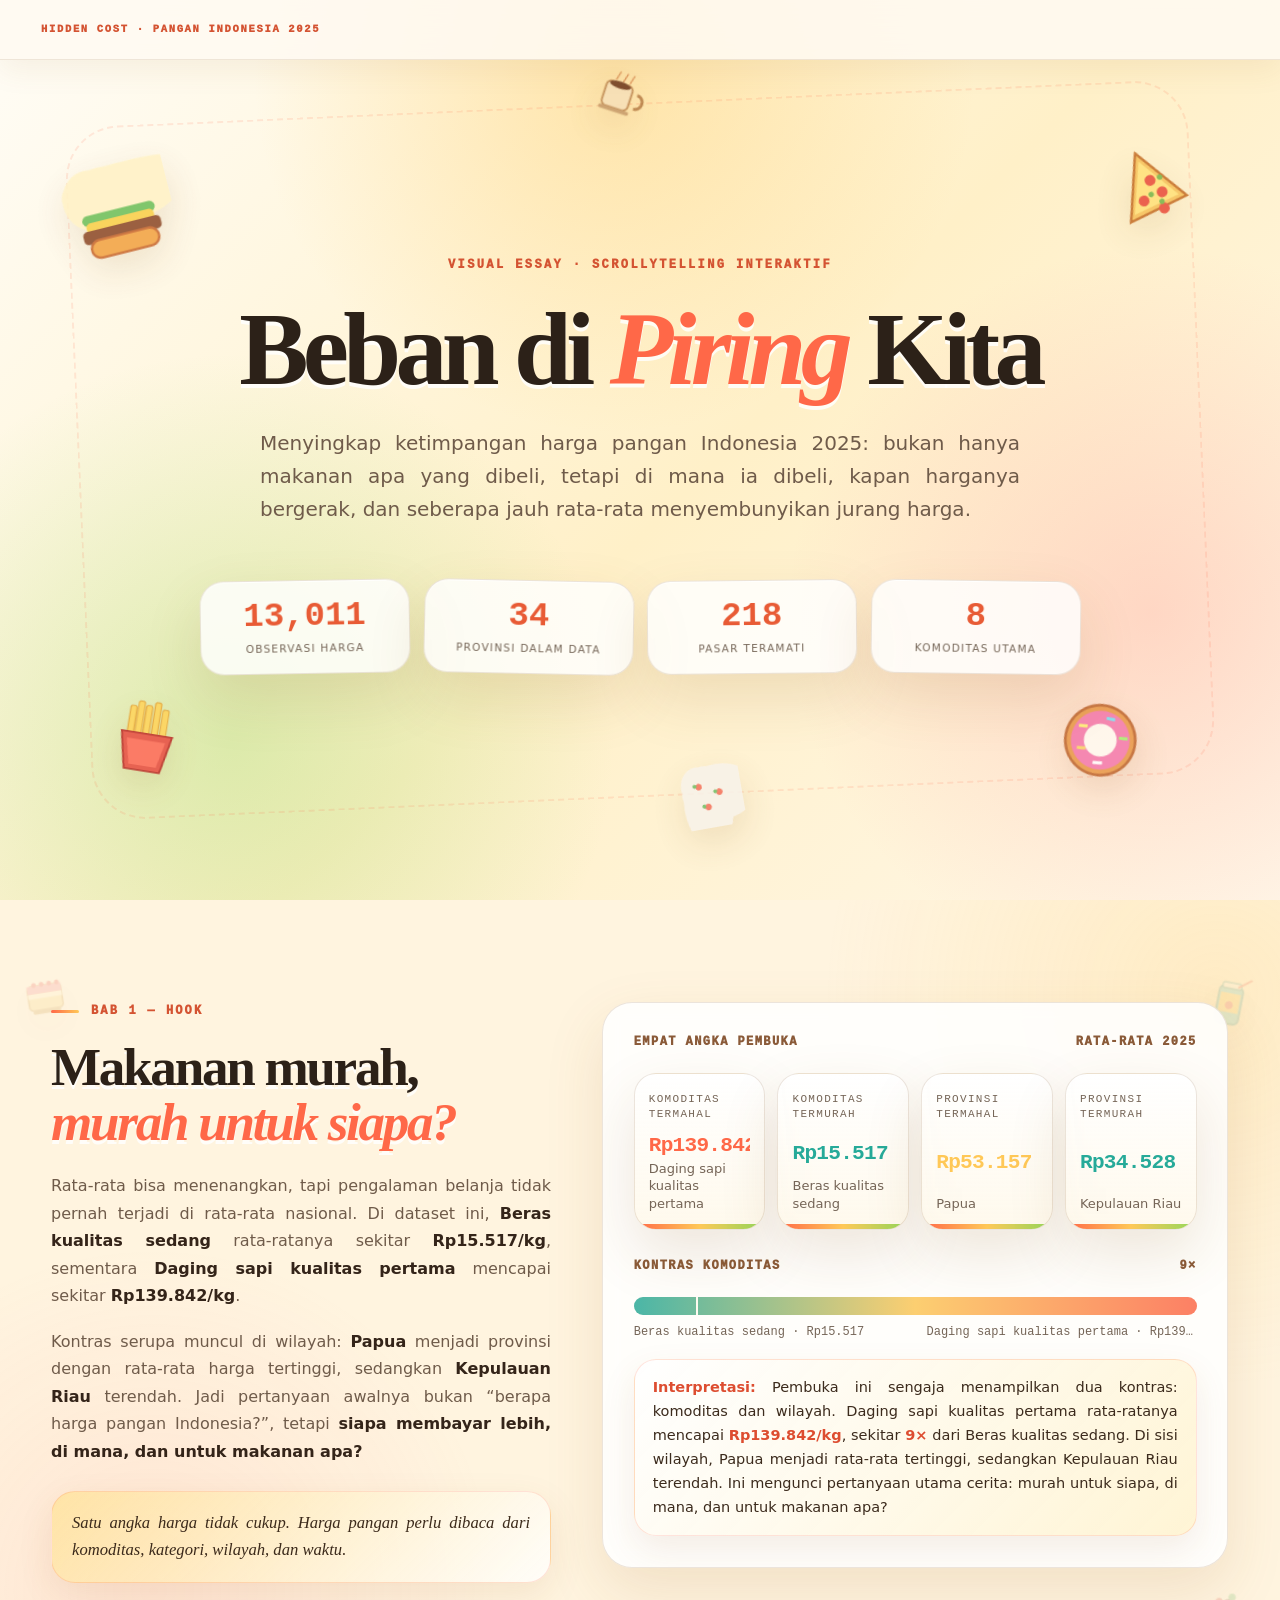
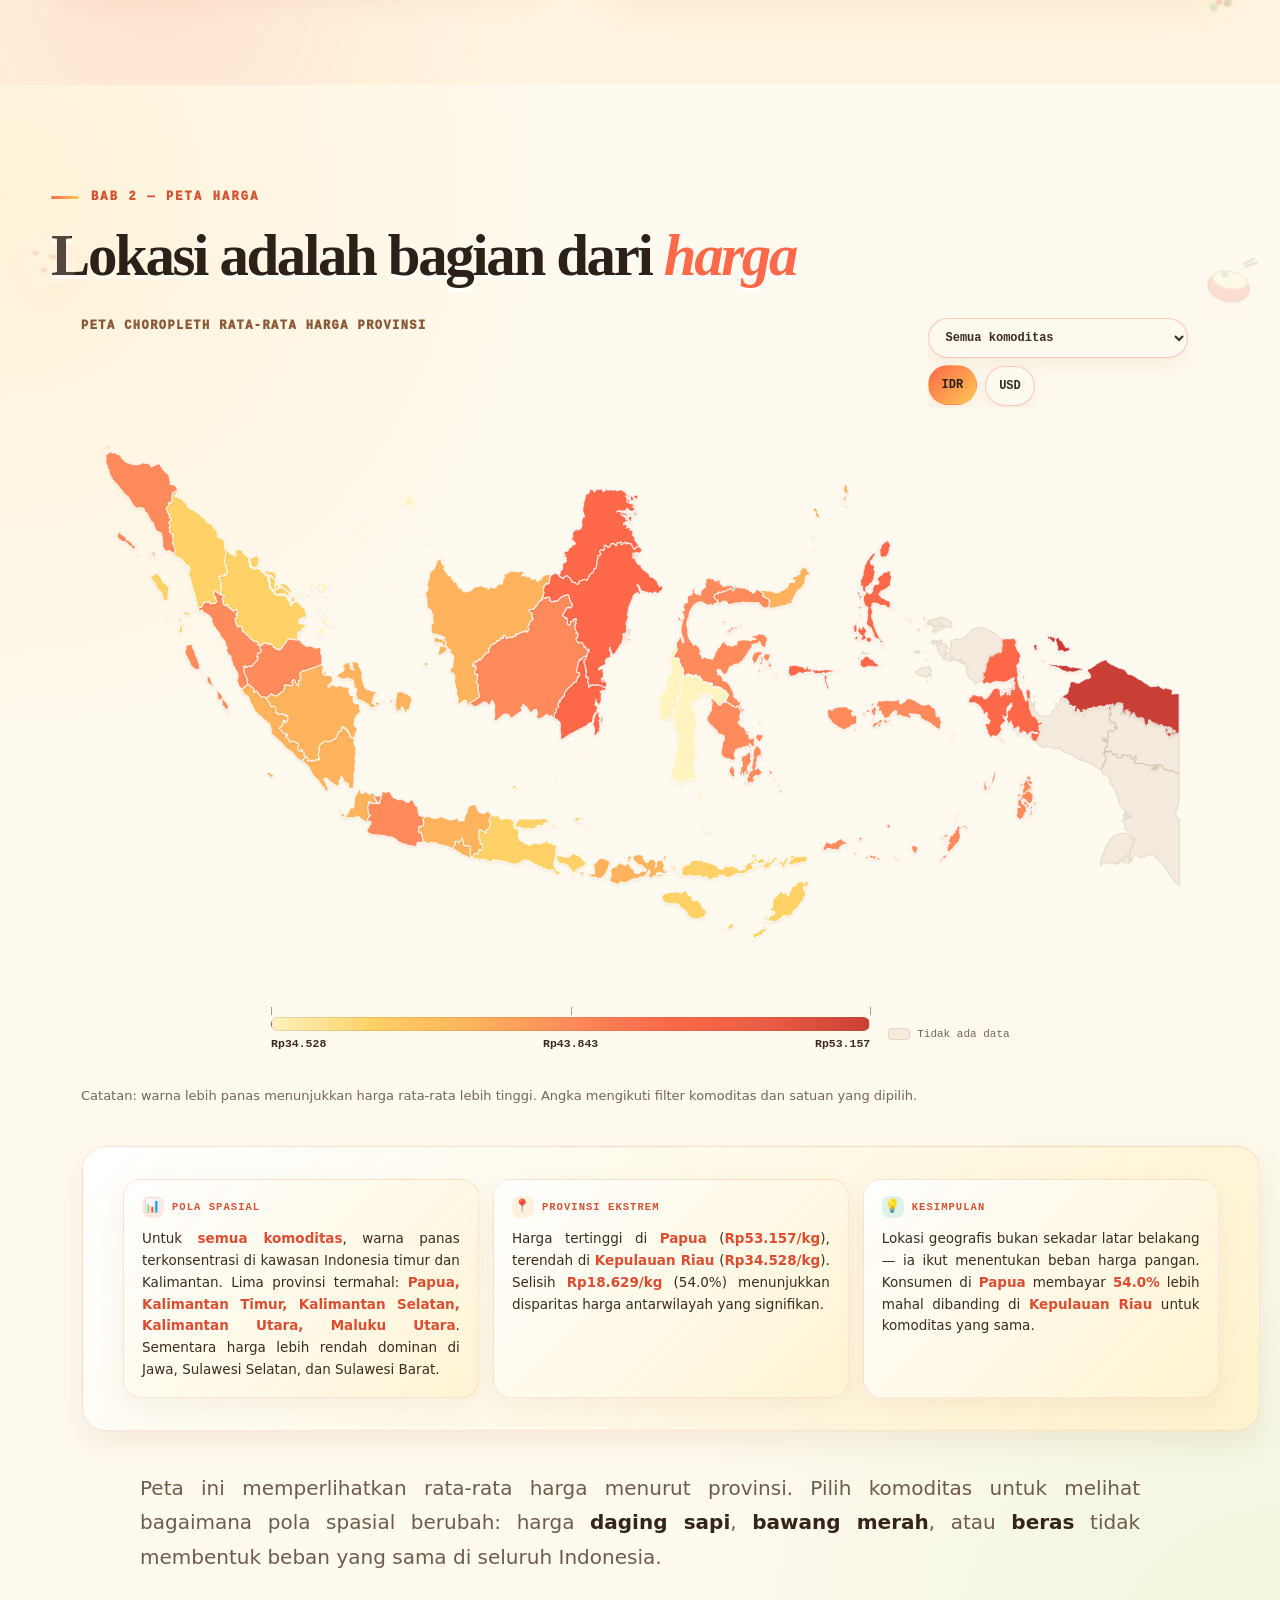
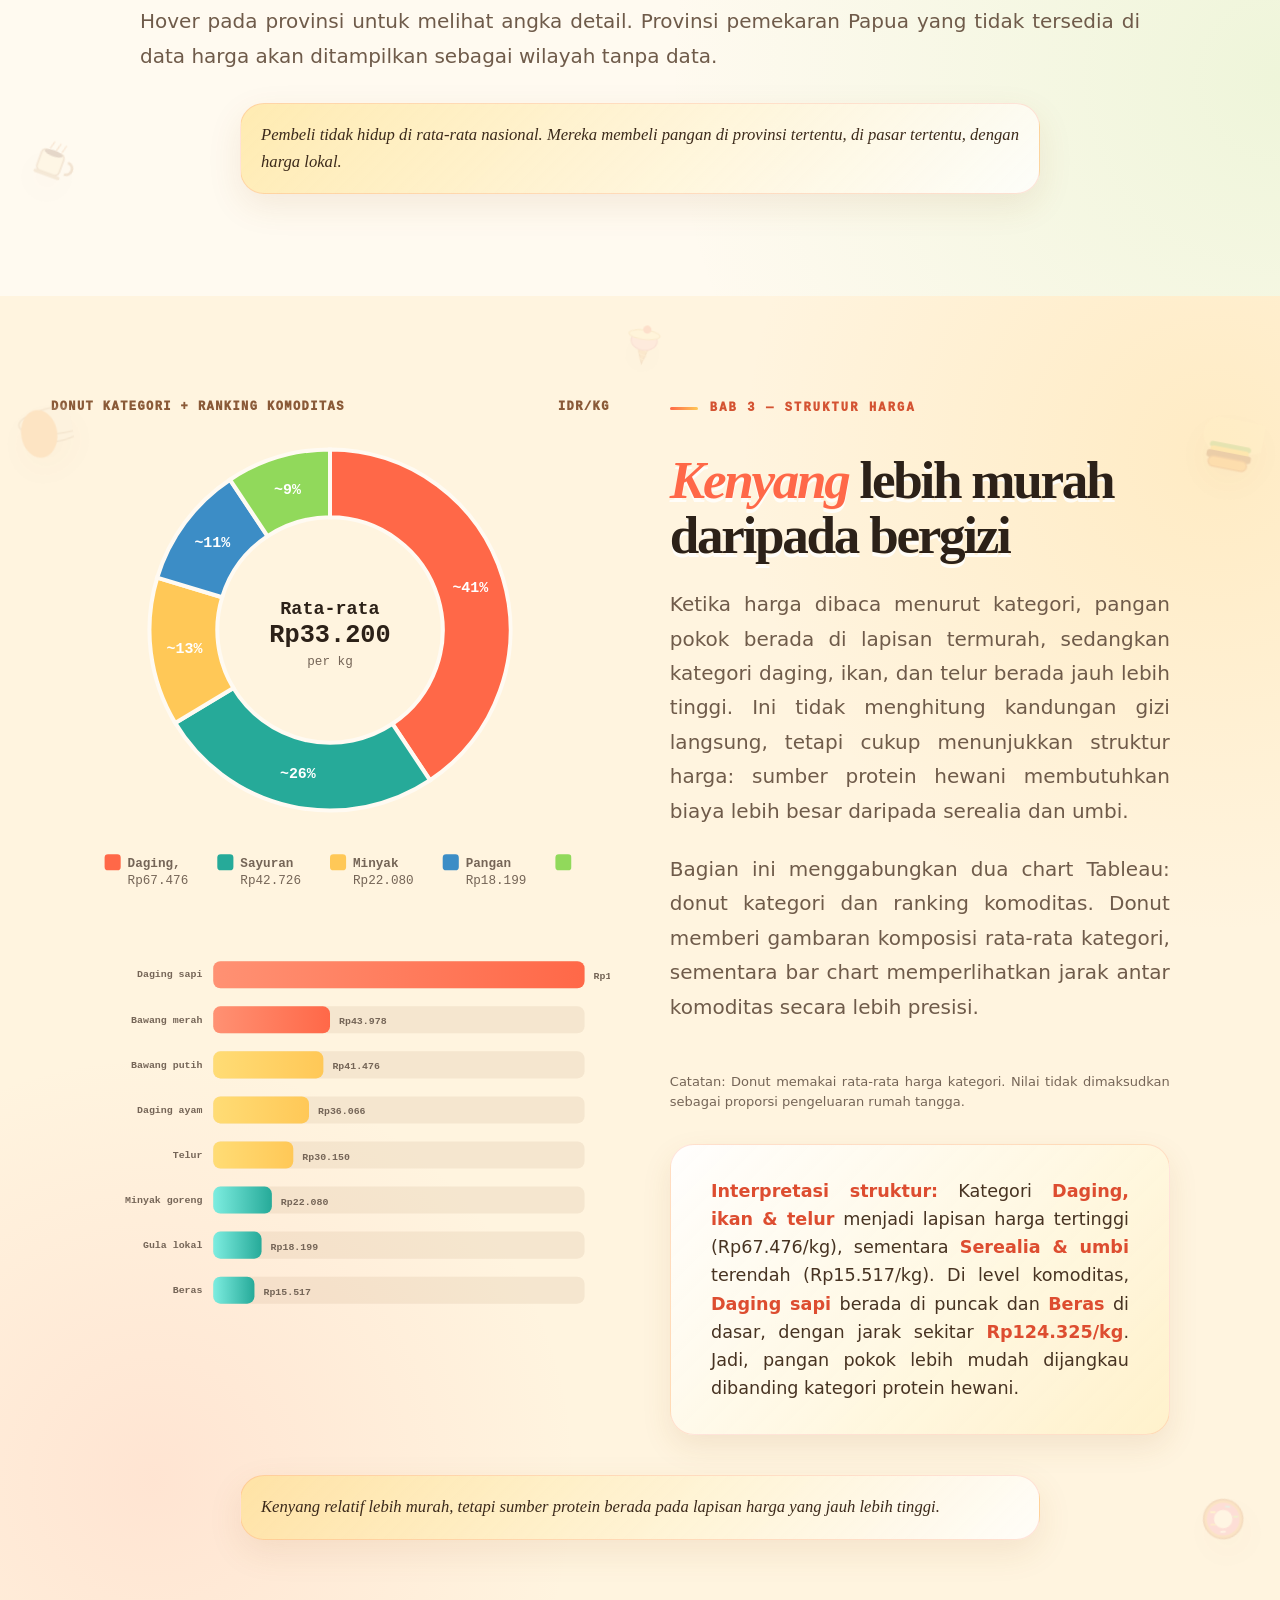
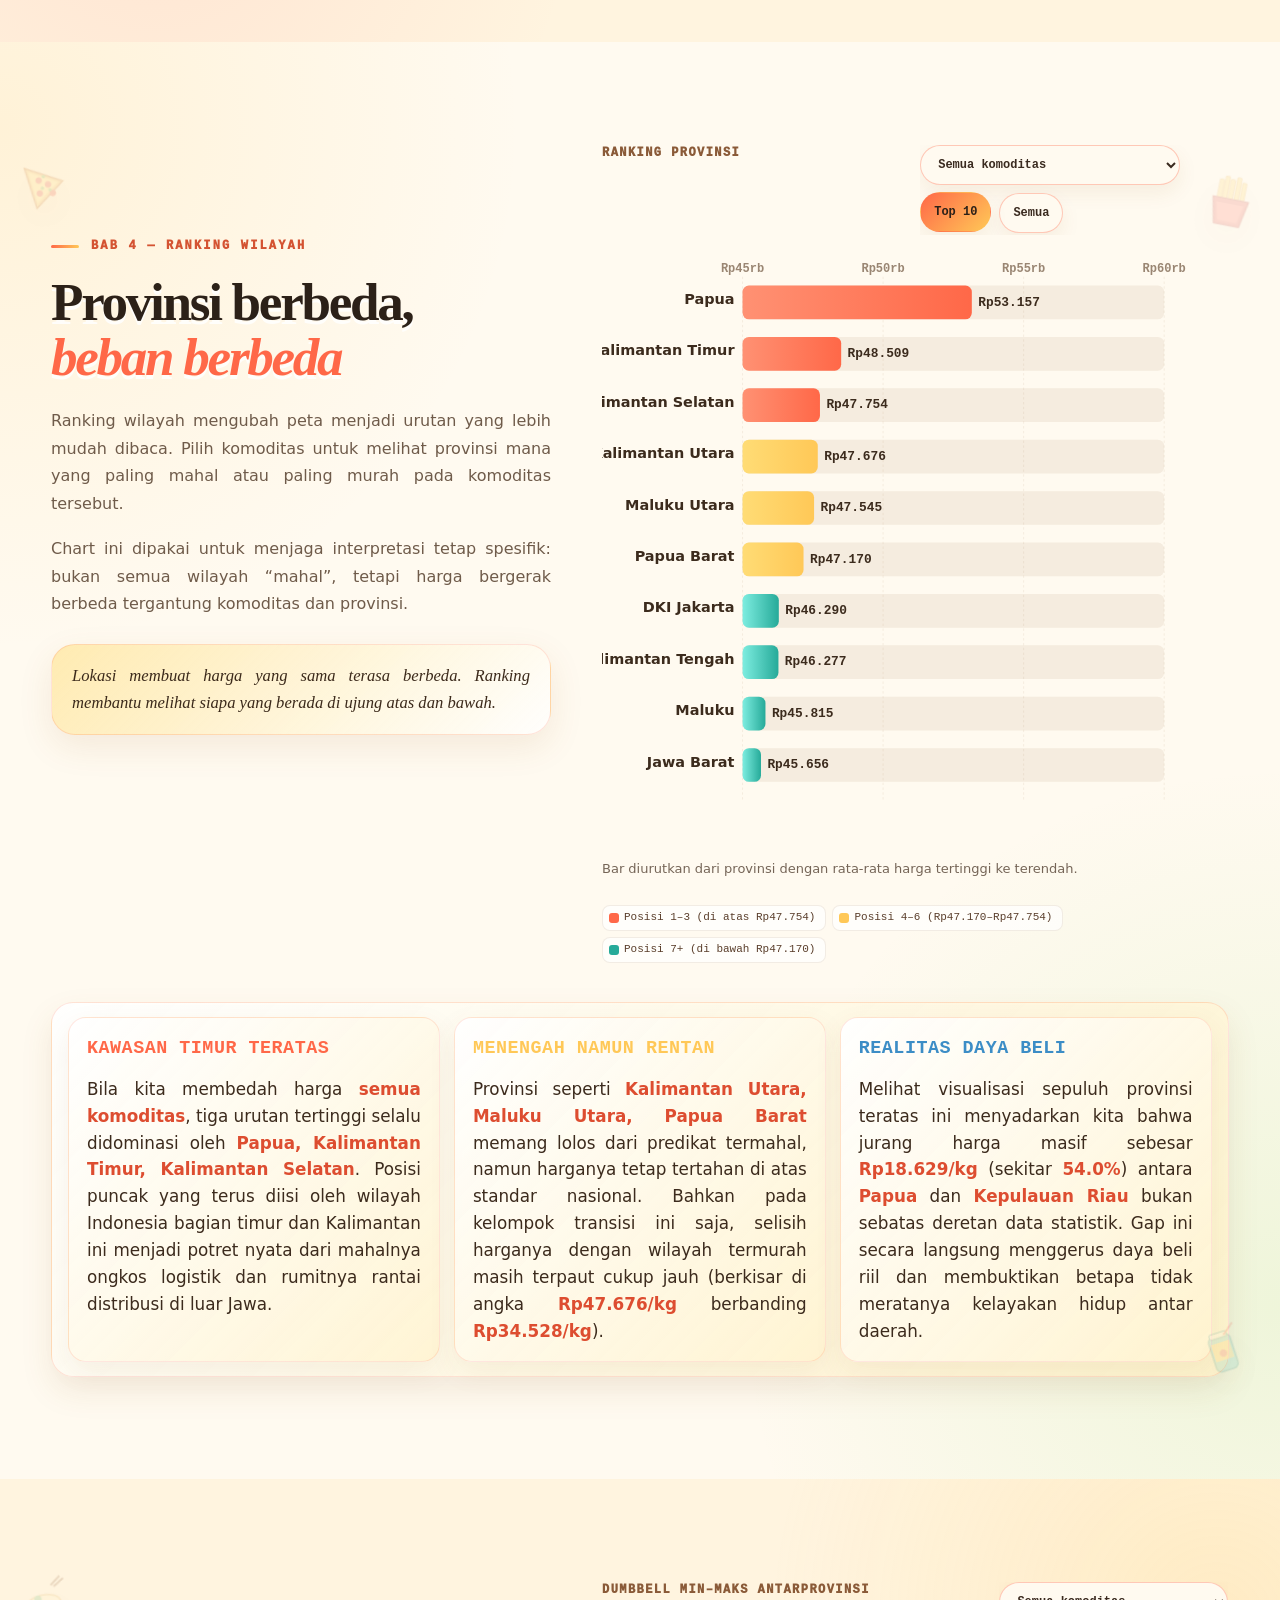
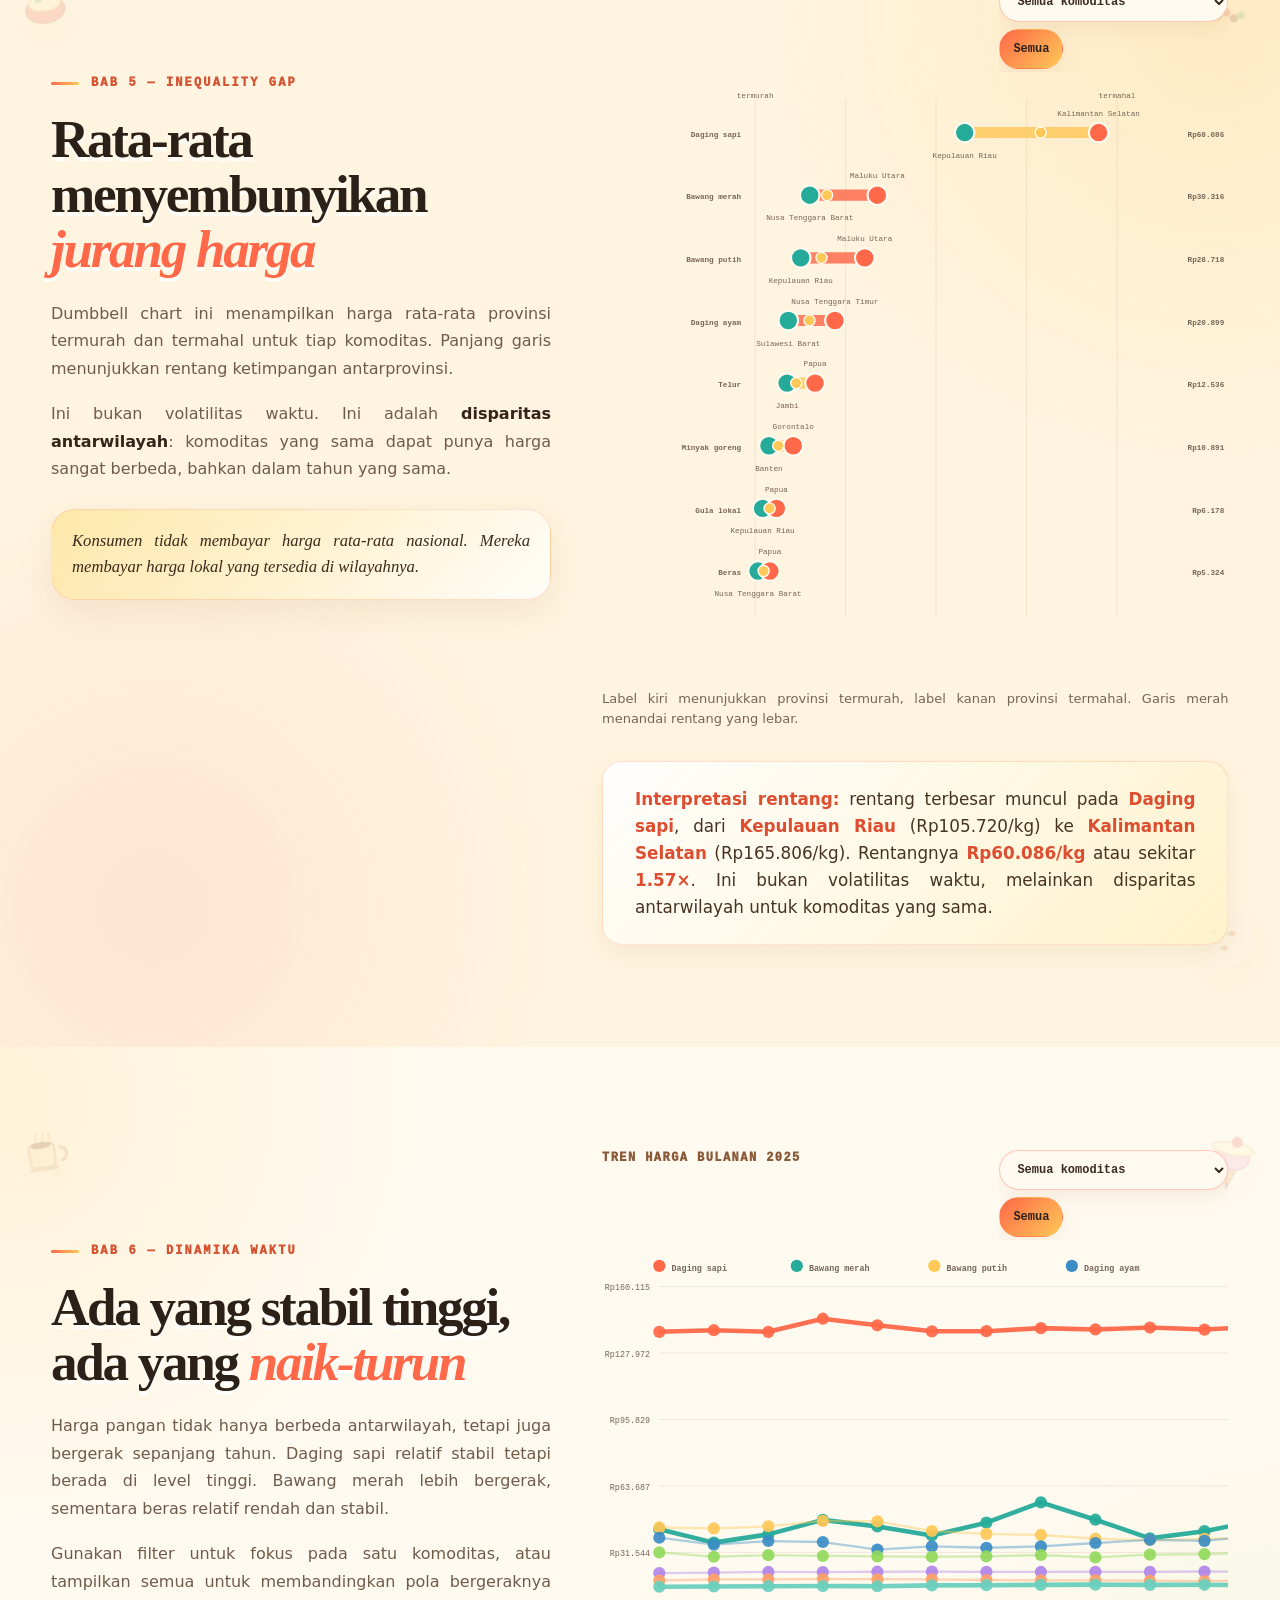
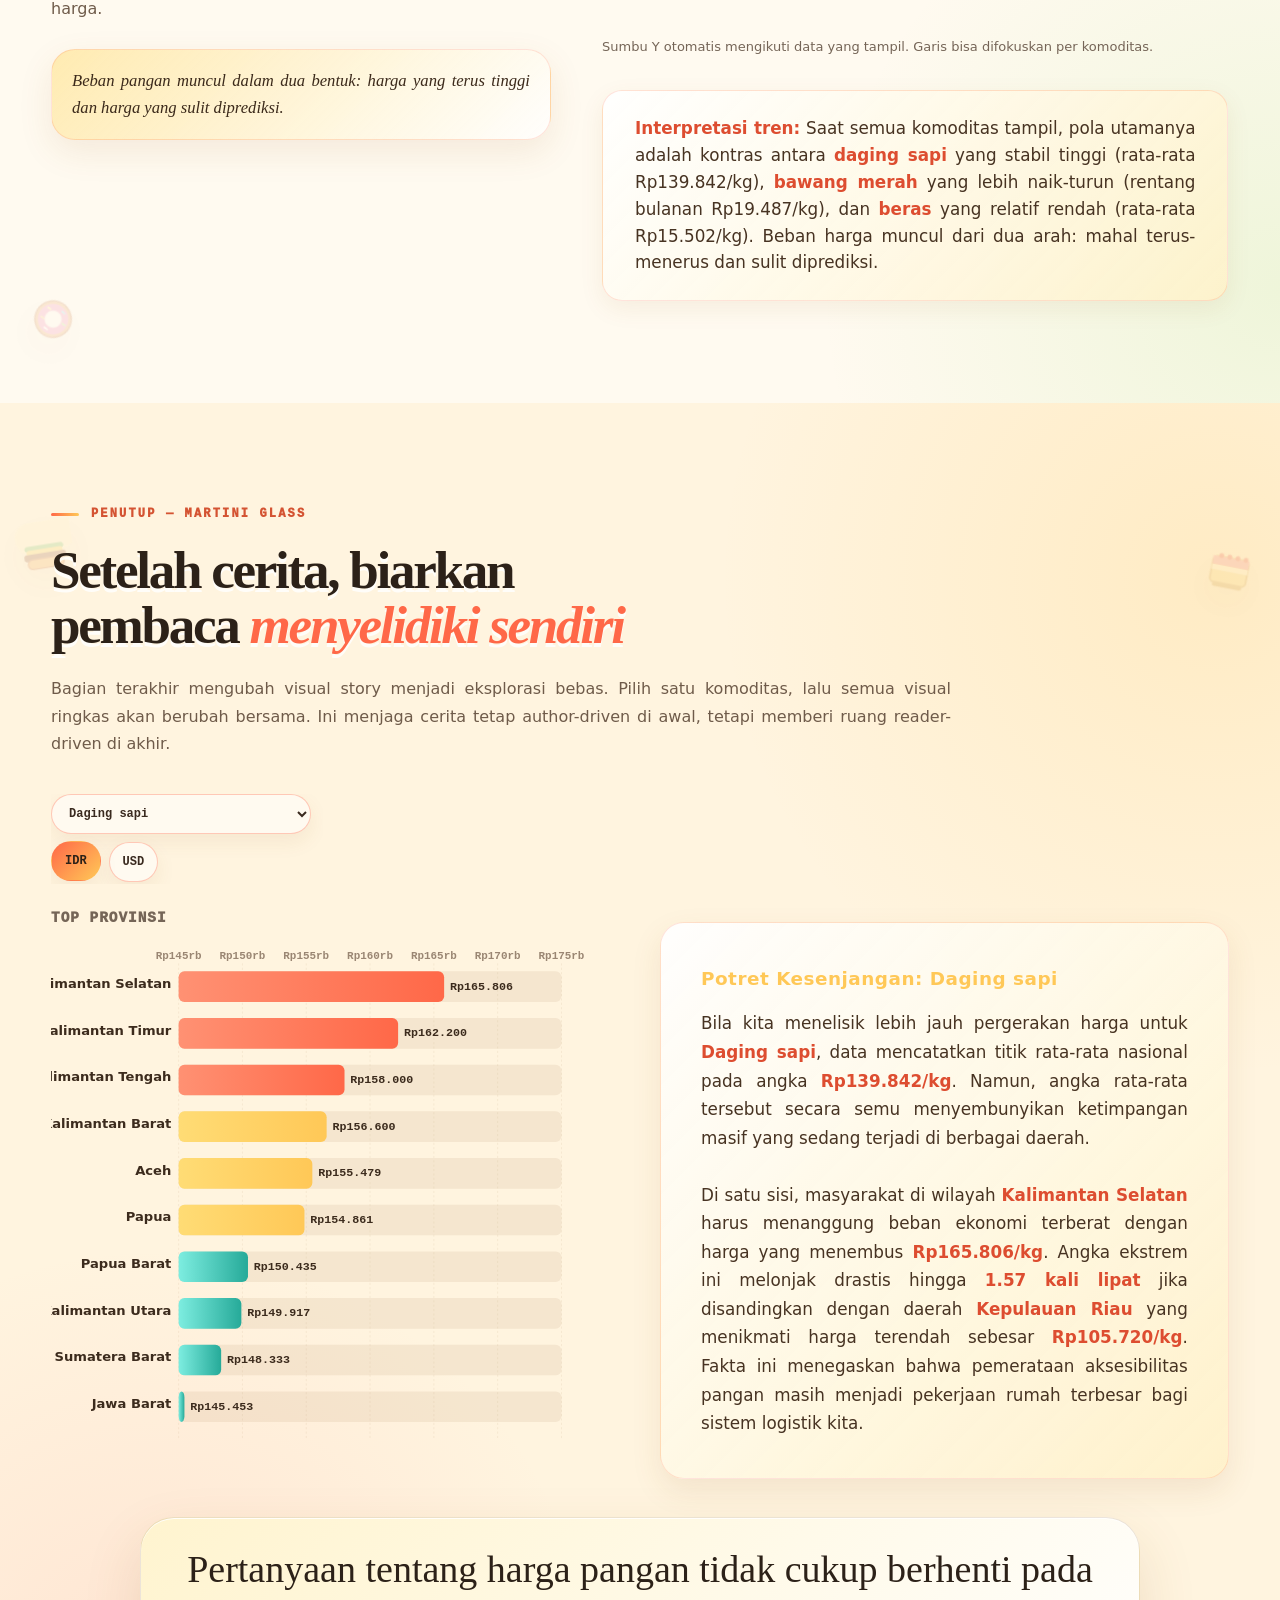
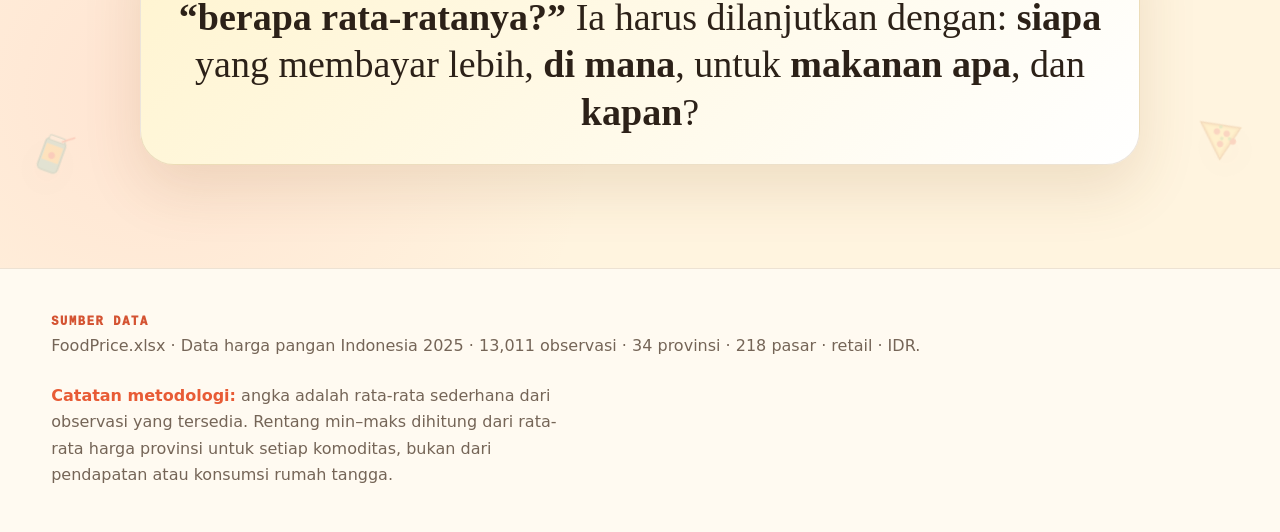
<file: assets/index.html>
<!DOCTYPE html>
<html lang="id">

<head>
  <meta charset="UTF-8" />
  <meta name="viewport" content="width=device-width, initial-scale=1.0" />
  <title>Beban di Piring Kita — Hidden Cost Harga Pangan Indonesia 2025</title>
  <link rel="stylesheet" href="css/styles.css" />
  <style>
    /* Mengatur semua teks paragraf dan interpretasi menjadi rata kanan-kiri (justify) */
    p, 
    .bodytext, 
    .lead, 
    .insight, 
    .dynamic-interpretation, 
    .map-interpretation, 
    .map-interp-card, 
    .rank-interp-card, 
    .rank-interp-card div,
    .chart-note,
    .copy p,
    .dynamic-interpretation p {
      text-align: justify !important;
    }
  </style>
</head>

<body>
  <svg width="0" height="0" style="position: absolute; width: 0; height: 0; overflow: hidden;" aria-hidden="true">
    <defs>
      <linearGradient id="grad-chili" x1="0%" y1="0%" x2="100%" y2="0%">
        <stop offset="0%" stop-color="#ff9173" />
        <stop offset="100%" stop-color="var(--chili)" />
      </linearGradient>
      <linearGradient id="grad-gold" x1="0%" y1="0%" x2="100%" y2="0%">
        <stop offset="0%" stop-color="#ffdc75" />
        <stop offset="100%" stop-color="var(--gold)" />
      </linearGradient>
      <linearGradient id="grad-teal" x1="0%" y1="0%" x2="100%" y2="0%">
        <stop offset="0%" stop-color="#7dede0" />
        <stop offset="100%" stop-color="var(--teal)" />
      </linearGradient>
    </defs>
  </svg>
  <div id="progress"></div>
  <nav class="nav">
    <div class="brand">Hidden Cost · Pangan Indonesia 2025</div>
    <div class="nav-links" id="navDots" style="display: none;"></div>
  </nav>

  <section class="hero" id="hero" data-title="Hero">
    <img class="food-sticker s-hero-1 sticker-bounce" src="assets/images/food-sticker-01.png" alt="" aria-hidden="true"
      loading="lazy" />
    <img class="food-sticker s-hero-2" src="assets/images/food-sticker-02.png" alt="" aria-hidden="true"
      loading="lazy" />
    <img class="food-sticker s-hero-3 sticker-bounce" src="assets/images/food-sticker-03.png" alt="" aria-hidden="true"
      loading="lazy" />
    <img class="food-sticker s-hero-4 sticker-spin" src="assets/images/food-sticker-04.png" alt="" aria-hidden="true"
      loading="lazy" />
    <img class="food-sticker s-hero-5" src="assets/images/food-sticker-05.png" alt="" aria-hidden="true"
      loading="lazy" />
    <img class="food-sticker s-hero-6" src="assets/images/food-sticker-06.png" alt="" aria-hidden="true"
      loading="lazy" />
    <div class="hero-inner">
      <div class="eyebrow reveal">Visual Essay · Scrollytelling Interaktif</div>
      <h1 class="reveal">Beban di <em>Piring</em> Kita</h1>
      <p class="lead reveal">Menyingkap ketimpangan harga pangan Indonesia 2025: bukan hanya makanan apa yang dibeli,
        tetapi di mana ia dibeli, kapan harganya bergerak, dan seberapa jauh rata-rata menyembunyikan jurang harga.</p>
      <div class="meta-grid reveal">
        <div class="meta-card">
          <div class="meta-num">13,011</div>
          <div class="meta-label">observasi harga</div>
        </div>
        <div class="meta-card">
          <div class="meta-num">34</div>
          <div class="meta-label">provinsi dalam data</div>
        </div>
        <div class="meta-card">
          <div class="meta-num">218</div>
          <div class="meta-label">pasar teramati</div>
        </div>
        <div class="meta-card">
          <div class="meta-num">8</div>
          <div class="meta-label">komoditas utama</div>
        </div>
      </div>
      </div>
    </div>
  </section>

  <section class="section alt" id="hook" data-title="Hook">
    <img class="food-sticker s-a" src="assets/images/food-sticker-07.png" alt="" aria-hidden="true" loading="lazy" />
    <img class="food-sticker s-b sticker-bounce" src="assets/images/food-sticker-08.png" alt="" aria-hidden="true"
      loading="lazy" />
    <img class="food-sticker s-d" src="assets/images/food-sticker-09.png" alt="" aria-hidden="true" loading="lazy" />
    <div class="story-grid">
      <div class="copy reveal">
        <div class="chapter">Bab 1 — Hook</div>
        <h2>Makanan murah, <em>murah untuk siapa?</em></h2>
        <p class="bodytext">Rata-rata bisa menenangkan, tapi pengalaman belanja tidak pernah terjadi di rata-rata
          nasional. Di dataset ini, <strong>Beras kualitas sedang</strong> rata-ratanya sekitar
          <strong>Rp15.517/kg</strong>, sementara <strong>Daging sapi kualitas pertama</strong> mencapai sekitar
          <strong>Rp139.842/kg</strong>.
        </p>
        <p class="bodytext">Kontras serupa muncul di wilayah: <strong>Papua</strong> menjadi provinsi dengan rata-rata
          harga tertinggi, sedangkan <strong>Kepulauan Riau</strong> terendah. Jadi pertanyaan awalnya bukan “berapa
          harga pangan Indonesia?”, tetapi <strong>siapa membayar lebih, di mana, dan untuk makanan apa?</strong></p>
        <div class="insight">Satu angka harga tidak cukup. Harga pangan perlu dibaca dari komoditas, kategori, wilayah,
          dan waktu.</div>
      </div>
      <div class="panel reveal">
        <div class="panel-title"><span>Empat angka pembuka</span><span>Rata-rata 2025</span></div>
        <div class="kpi-grid" id="kpiGrid"></div>
        <div id="commodityContrast"></div>
        <div class="dynamic-interpretation" id="kpiInsight"></div>
      </div>
    </div>
  </section>

  <section class="section" id="map-section" data-title="Peta">
    <img class="food-sticker s-a" src="assets/images/food-sticker-10.png" alt="" aria-hidden="true" loading="lazy" />
    <img class="food-sticker s-b sticker-bounce" src="assets/images/food-sticker-11.png" alt="" aria-hidden="true"
      loading="lazy" />
    <img class="food-sticker s-c" src="assets/images/food-sticker-12.png" alt="" aria-hidden="true" loading="lazy" />
    <div class="map-header reveal" style="max-width: 1280px; margin: 0 auto 32px;">
      <div class="chapter">Bab 2 — Peta Harga</div>
      <h2>Lokasi adalah bagian dari <em>harga</em></h2>
    </div>

    <div class="reveal" style="margin: 0 auto 40px; max-width: 95%; width: 100%; display: flex; flex-direction: column; gap: 16px;">
      <div class="panel-title" style="margin-bottom: 0;">
        <span>Peta choropleth rata-rata harga provinsi</span>
        <div class="controls">
          <select id="mapCommodity"></select>
          <button id="metricIDR" class="metric-btn active" data-metric="price">IDR</button>
          <button id="metricUSD" class="metric-btn" data-metric="usd">USD</button>
        </div>
      </div>
      <div class="map-wrap map-wrap--fullbleed" style="width: 100%; background: transparent !important; box-shadow: none !important;">
        <svg id="mapSvg" viewBox="0 0 1000 480" preserveAspectRatio="xMidYMid meet" role="img"
          aria-label="Peta harga pangan Indonesia" style="width: 100%; height: auto; max-height: 75vh; background: transparent !important;"></svg>
      </div>
      <div class="legend-bar-wrap" id="mapLegend" style="max-width: 800px; margin: 16px auto 0;"></div>
      <div class="chart-note" style="text-align: center; margin-top: 16px;">Catatan: warna lebih panas menunjukkan harga rata-rata lebih tinggi. Angka mengikuti filter komoditas dan satuan yang dipilih.</div>
    </div>

    <div class="map-interpretation-wrapper reveal" style="margin: 0 auto 40px; width: 100%;">
      <div class="map-interpretation panel" id="mapInsight" style="padding: 32px 40px; border-radius: 24px; box-shadow: 0 12px 30px rgba(138, 88, 30, 0.1);"></div>
    </div>

    <div class="map-footer reveal" style="max-width: 1000px; margin: 0 auto; display: flex; flex-direction: column; gap: 12px; text-align: center;">
      <p class="bodytext" style="font-size: 20px;">Peta ini memperlihatkan rata-rata harga menurut provinsi. Pilih komoditas untuk melihat
        bagaimana pola spasial berubah: harga <strong>daging sapi</strong>, <strong>bawang merah</strong>, atau
        <strong>beras</strong> tidak membentuk beban yang sama di seluruh Indonesia.
      </p>
      <p class="bodytext" style="font-size: 20px;">Hover pada provinsi untuk melihat angka detail. Provinsi pemekaran Papua yang tidak tersedia
        di data harga akan ditampilkan sebagai wilayah tanpa data.</p>
      <div class="insight" style="margin-top: 0; text-align: left; max-width: 800px; margin-inline: auto;">Pembeli tidak hidup di rata-rata nasional. Mereka membeli pangan di provinsi tertentu, di pasar tertentu, dengan harga lokal.</div>
    </div>
  </section>

  <section class="section alt" id="structure" data-title="Struktur">
    <img class="food-sticker s-a sticker-bounce" src="assets/images/food-sticker-13.png" alt="" aria-hidden="true"
      loading="lazy" />
    <img class="food-sticker s-b" src="assets/images/food-sticker-14.png" alt="" aria-hidden="true" loading="lazy" />
    <img class="food-sticker s-d sticker-spin" src="assets/images/food-sticker-15.png" alt="" aria-hidden="true"
      loading="lazy" />
    <img class="food-sticker s-e" src="assets/images/food-sticker-16.png" alt="" aria-hidden="true" loading="lazy" />
    <div class="reveal" style="display: grid; grid-template-columns: repeat(auto-fit, minmax(400px, 1fr)); gap: 60px; align-items: start; max-width: 1280px; margin: 0 auto;">
      <!-- Left Column: Charts -->
      <div style="display: flex; flex-direction: column; gap: 20px;">
        <div class="panel-title" style="margin-bottom: 0;"><span>Donut kategori + ranking komoditas</span><span id="structureMetricLabel">IDR/kg</span></div>
        
        <!-- Donut Chart Enlarged -->
        <div style="width: 100%; display: flex; flex-direction: column; align-items: center;">
          <svg id="donutChart" viewBox="0 0 420 440" role="img" aria-label="Donut rata-rata kategori pangan" style="width: 100%; max-width: 420px; height: auto; transform: scale(1.15); margin-top: 20px;"></svg>
        </div>
        
        <!-- Bar Chart Below Donut -->
        <div style="width: 100%; display: flex; flex-direction: column; align-items: center; margin-top: 20px;">
          <svg id="commodityBars" viewBox="0 0 620 440" role="img" aria-label="Ranking harga komoditas" style="width: 100%; height: auto;"></svg>
        </div>
      </div>

      <!-- Right Column: Title, Description, and Interpretation -->
      <div class="copy" style="display: flex; flex-direction: column; justify-content: start; gap: 16px;">
        <div class="chapter">Bab 3 — Struktur Harga</div>
        <h2 style="margin-top: 0; margin-bottom: 8px;"><em>Kenyang</em> lebih murah daripada bergizi</h2>
        <p class="bodytext" style="font-size: 20px; text-align: justify; margin-bottom: 0;">Ketika harga dibaca menurut kategori, pangan pokok berada di lapisan termurah, sedangkan
          kategori daging, ikan, dan telur berada jauh lebih tinggi. Ini tidak menghitung kandungan gizi langsung,
          tetapi cukup menunjukkan struktur harga: sumber protein hewani membutuhkan biaya lebih besar daripada serealia
          dan umbi.</p>
        <p class="bodytext" style="font-size: 20px; text-align: justify; margin-top: 8px;">Bagian ini menggabungkan dua chart Tableau: donut kategori dan ranking komoditas. Donut
          memberi gambaran komposisi rata-rata kategori, sementara bar chart memperlihatkan jarak antar komoditas secara
          lebih presisi.</p>
        <div class="chart-note">Catatan: Donut memakai rata-rata harga kategori. Nilai tidak dimaksudkan sebagai proporsi pengeluaran rumah tangga.</div>
        
        <!-- Interpretation moved below description -->
        <div class="dynamic-interpretation panel" id="structureInsight" style="padding: 32px 40px; border-radius: 24px; box-shadow: 0 12px 30px rgba(138, 88, 30, 0.1); margin-top: 16px; font-size: 1.1rem; line-height: 1.6; text-align: left;"></div>
      </div>
    </div>

    <!-- Bottom: Insight Text -->
    <div class="reveal" style="max-width: 1000px; margin: 40px auto 0; text-align: center;">
      <div class="insight" style="margin-top: 0; text-align: center; max-width: 800px; margin-inline: auto;">Kenyang relatif lebih murah, tetapi sumber protein berada pada lapisan harga yang jauh lebih tinggi.</div>
    </div>
  </section>

  <section class="section" id="ranking-section" data-title="Ranking">
    <img class="food-sticker s-a" src="assets/images/food-sticker-17.png" alt="" aria-hidden="true" loading="lazy" />
    <img class="food-sticker s-b sticker-bounce" src="assets/images/food-sticker-18.png" alt="" aria-hidden="true"
      loading="lazy" />
    <img class="food-sticker s-d" src="assets/images/food-sticker-19.png" alt="" aria-hidden="true" loading="lazy" />
    <div class="story-grid">
      <div class="copy reveal">
        <div class="chapter">Bab 4 — Ranking Wilayah</div>
        <h2>Provinsi berbeda, <em>beban berbeda</em></h2>
        <p class="bodytext">Ranking wilayah mengubah peta menjadi urutan yang lebih mudah dibaca. Pilih komoditas untuk
          melihat provinsi mana yang paling mahal atau paling murah pada komoditas tersebut.</p>
        <p class="bodytext">Chart ini dipakai untuk menjaga interpretasi tetap spesifik: bukan semua wilayah “mahal”,
          tetapi harga bergerak berbeda tergantung komoditas dan provinsi.</p>
        <div class="insight">Lokasi membuat harga yang sama terasa berbeda. Ranking membantu melihat siapa yang berada
          di ujung atas dan bawah.</div>
      </div>
      <div class="reveal panel--ranking" style="display: flex; flex-direction: column; gap: 16px;">
        <div class="panel-title" style="margin-bottom: 0;">
          <span>Ranking provinsi</span>
          <div class="controls">
            <select id="rankCommodity"></select>
            <button id="top10Btn" class="active">Top 10</button>
            <button id="allProvBtn">Semua</button>
          </div>
        </div>
        <svg id="provinceBars" viewBox="0 0 780 520" role="img" aria-label="Ranking rata-rata harga provinsi"></svg>
        <div class="chart-note">Bar diurutkan dari provinsi dengan rata-rata harga tertinggi ke terendah.</div>
        <div class="color-threshold-note" id="rankingColorNote"></div>
      </div>
    </div>
    
    <!-- Interpretation moved outside the panel and placed at the bottom -->
    <div class="ranking-interpretation-wrapper reveal" style="max-width: 1280px; margin: 40px auto 0;">
      <div class="ranking-interpretation" id="rankingInsight" style="width: 100%;"></div>
    </div>
  </section>

  <section class="section alt" id="gap-section" data-title="Rentang">
    <img class="food-sticker s-a" src="assets/images/food-sticker-20.png" alt="" aria-hidden="true" loading="lazy" />
    <img class="food-sticker s-b sticker-bounce" src="assets/images/food-sticker-21.png" alt="" aria-hidden="true"
      loading="lazy" />
    <img class="food-sticker s-d" src="assets/images/food-sticker-22.png" alt="" aria-hidden="true" loading="lazy" />
    <div class="story-grid">
      <div class="copy reveal">
        <div class="chapter">Bab 5 — Inequality Gap</div>
        <h2>Rata-rata menyembunyikan <em>jurang harga</em></h2>
        <p class="bodytext">Dumbbell chart ini menampilkan harga rata-rata provinsi termurah dan termahal untuk tiap
          komoditas. Panjang garis menunjukkan rentang ketimpangan antarprovinsi.</p>
        <p class="bodytext">Ini bukan volatilitas waktu. Ini adalah <strong>disparitas antarwilayah</strong>: komoditas
          yang sama dapat punya harga sangat berbeda, bahkan dalam tahun yang sama.</p>
        <div class="insight">Konsumen tidak membayar harga rata-rata nasional. Mereka membayar harga lokal yang tersedia
          di wilayahnya.</div>
      </div>
      <div class="reveal" style="display: flex; flex-direction: column; gap: 16px;">
        <div class="panel-title" style="margin-bottom: 0;">
          <span>Dumbbell min–maks antarprovinsi</span>
          <div class="controls">
            <select id="gapCommodity"></select>
            <button id="gapAllBtn" class="active">Semua</button>
          </div>
        </div>
        <svg id="dumbbellChart" viewBox="0 0 840 520" role="img"
          aria-label="Dumbbell chart rentang harga antarprovinsi"></svg>
        <div class="chart-note">Label kiri menunjukkan provinsi termurah, label kanan provinsi termahal. Garis merah
          menandai rentang yang lebar.</div>
        <div class="dynamic-interpretation panel" id="gapInsight" style="padding: 24px 32px; border-radius: 20px; box-shadow: 0 8px 24px rgba(138, 88, 30, 0.08); margin-top: 16px; font-size: 1.05rem; line-height: 1.6;"></div>
      </div>
    </div>
  </section>

  <section class="section" id="trend-section" data-title="Tren">
    <img class="food-sticker s-a" src="assets/images/food-sticker-23.png" alt="" aria-hidden="true" loading="lazy" />
    <img class="food-sticker s-b sticker-bounce" src="assets/images/food-sticker-24.png" alt="" aria-hidden="true"
      loading="lazy" />
    <img class="food-sticker s-c sticker-spin" src="assets/images/food-sticker-25.png" alt="" aria-hidden="true"
      loading="lazy" />
    <div class="story-grid">
      <div class="copy reveal">
        <div class="chapter">Bab 6 — Dinamika Waktu</div>
        <h2>Ada yang stabil tinggi, ada yang <em>naik-turun</em></h2>
        <p class="bodytext">Harga pangan tidak hanya berbeda antarwilayah, tetapi juga bergerak sepanjang tahun. Daging
          sapi relatif stabil tetapi berada di level tinggi. Bawang merah lebih bergerak, sementara beras relatif rendah
          dan stabil.</p>
        <p class="bodytext">Gunakan filter untuk fokus pada satu komoditas, atau tampilkan semua untuk membandingkan
          pola bergeraknya harga.</p>
        <div class="insight">Beban pangan muncul dalam dua bentuk: harga yang terus tinggi dan harga yang sulit
          diprediksi.</div>
      </div>
      <div class="reveal" style="display: flex; flex-direction: column; gap: 16px;">
        <div class="panel-title" style="margin-bottom: 0;">
          <span>Tren harga bulanan 2025</span>
          <div class="controls">
            <select id="trendCommodity"></select>
            <button id="trendAllBtn" class="active">Semua</button>
          </div>
        </div>
        <svg id="lineChart" viewBox="0 0 820 460" role="img" aria-label="Line chart tren bulanan" style="width: 100%; height: auto;"></svg>
        <div class="chart-note">Sumbu Y otomatis mengikuti data yang tampil. Garis bisa difokuskan per komoditas.</div>
        <div class="dynamic-interpretation panel" id="trendInsight" style="padding: 24px 32px; border-radius: 20px; box-shadow: 0 8px 24px rgba(138, 88, 30, 0.08); margin-top: 16px; font-size: 1.05rem; line-height: 1.6;"></div>
      </div>
    </div>
  </section>

  <section class="section alt" id="explore" data-title="Eksplorasi">
    <img class="food-sticker s-a sticker-bounce" src="assets/images/food-sticker-26.png" alt="" aria-hidden="true"
      loading="lazy" />
    <img class="food-sticker s-b" src="assets/images/food-sticker-27.png" alt="" aria-hidden="true" loading="lazy" />
    <img class="food-sticker s-c" src="assets/images/food-sticker-28.png" alt="" aria-hidden="true" loading="lazy" />
    <img class="food-sticker s-d" src="assets/images/food-sticker-29.png" alt="" aria-hidden="true" loading="lazy" />
    <div class="explorer">
      <div class="copy reveal" style="position:static;max-width:900px">
        <div class="chapter">Penutup — Martini Glass</div>
        <h2>Setelah cerita, biarkan pembaca <em>menyelidiki sendiri</em></h2>
        <p class="bodytext">Bagian terakhir mengubah visual story menjadi eksplorasi bebas. Pilih satu komoditas, lalu
          semua visual ringkas akan berubah bersama. Ini menjaga cerita tetap author-driven di awal, tetapi memberi
          ruang reader-driven di akhir.</p>
      </div>
      <div class="reveal" style="display: flex; flex-direction: column; gap: 24px; width: 100%;">
        <div class="panel-title" style="margin-bottom: 0;">
          <div class="controls">
            <select id="exploreCommodity"></select>
            <button id="exploreIDR" class="explore-metric active" data-metric="price">IDR</button>
            <button id="exploreUSD" class="explore-metric" data-metric="usd">USD</button>
          </div>
        </div>
        
        <div style="display: grid; grid-template-columns: repeat(auto-fit, minmax(400px, 1fr)); gap: 40px; align-items: start;">
          <!-- Left Column: Bar Chart Seamless -->
          <div style="display: flex; flex-direction: column;">
            <div class="panel-title" style="font-size: 0.9rem; margin-bottom: 12px; color: var(--muted); letter-spacing: 1px;">TOP PROVINSI</div>
            <svg id="exploreRank" viewBox="0 0 620 400" style="width: 100%; height: auto;"></svg>
          </div>
          
          <!-- Right Column: Detailed Interpretation -->
          <div class="dynamic-interpretation panel" id="exploreInsight" style="padding: 32px 40px; border-radius: 24px; box-shadow: 0 12px 30px rgba(138, 88, 30, 0.1); display: flex; flex-direction: column; justify-content: center; min-height: 100%;"></div>
        </div>

        <!-- Hidden elements -->
        <div id="exploreKpi" style="display: none;"></div>
        <svg id="exploreTrend" style="display: none;"></svg>
      </div>
      <div class="quote reveal">Pertanyaan tentang harga pangan tidak cukup berhenti pada <strong>“berapa
          rata-ratanya?”</strong> Ia harus dilanjutkan dengan: <strong>siapa</strong> yang membayar lebih, <strong>di
          mana</strong>, untuk <strong>makanan apa</strong>, dan <strong>kapan</strong>?</div>
    </div>
  </section>

  <footer class="footer">
    <div>
      <div class="smallcaps">Sumber data</div>
      <div>FoodPrice.xlsx · Data harga pangan Indonesia 2025 · 13,011 observasi · 34 provinsi · 218 pasar · retail ·
        IDR.</div>
    </div>
    <div style="max-width:520px">
      <b>Catatan metodologi:</b> angka adalah rata-rata sederhana dari observasi yang tersedia. Rentang min–maks
      dihitung dari rata-rata harga provinsi untuk setiap komoditas, bukan dari pendapatan atau konsumsi rumah tangga.
    </div>
  </footer>

  <div class="tooltip" id="tooltip"></div>

  <script src="js/script.js"></script>
</body>

</html>
</file>
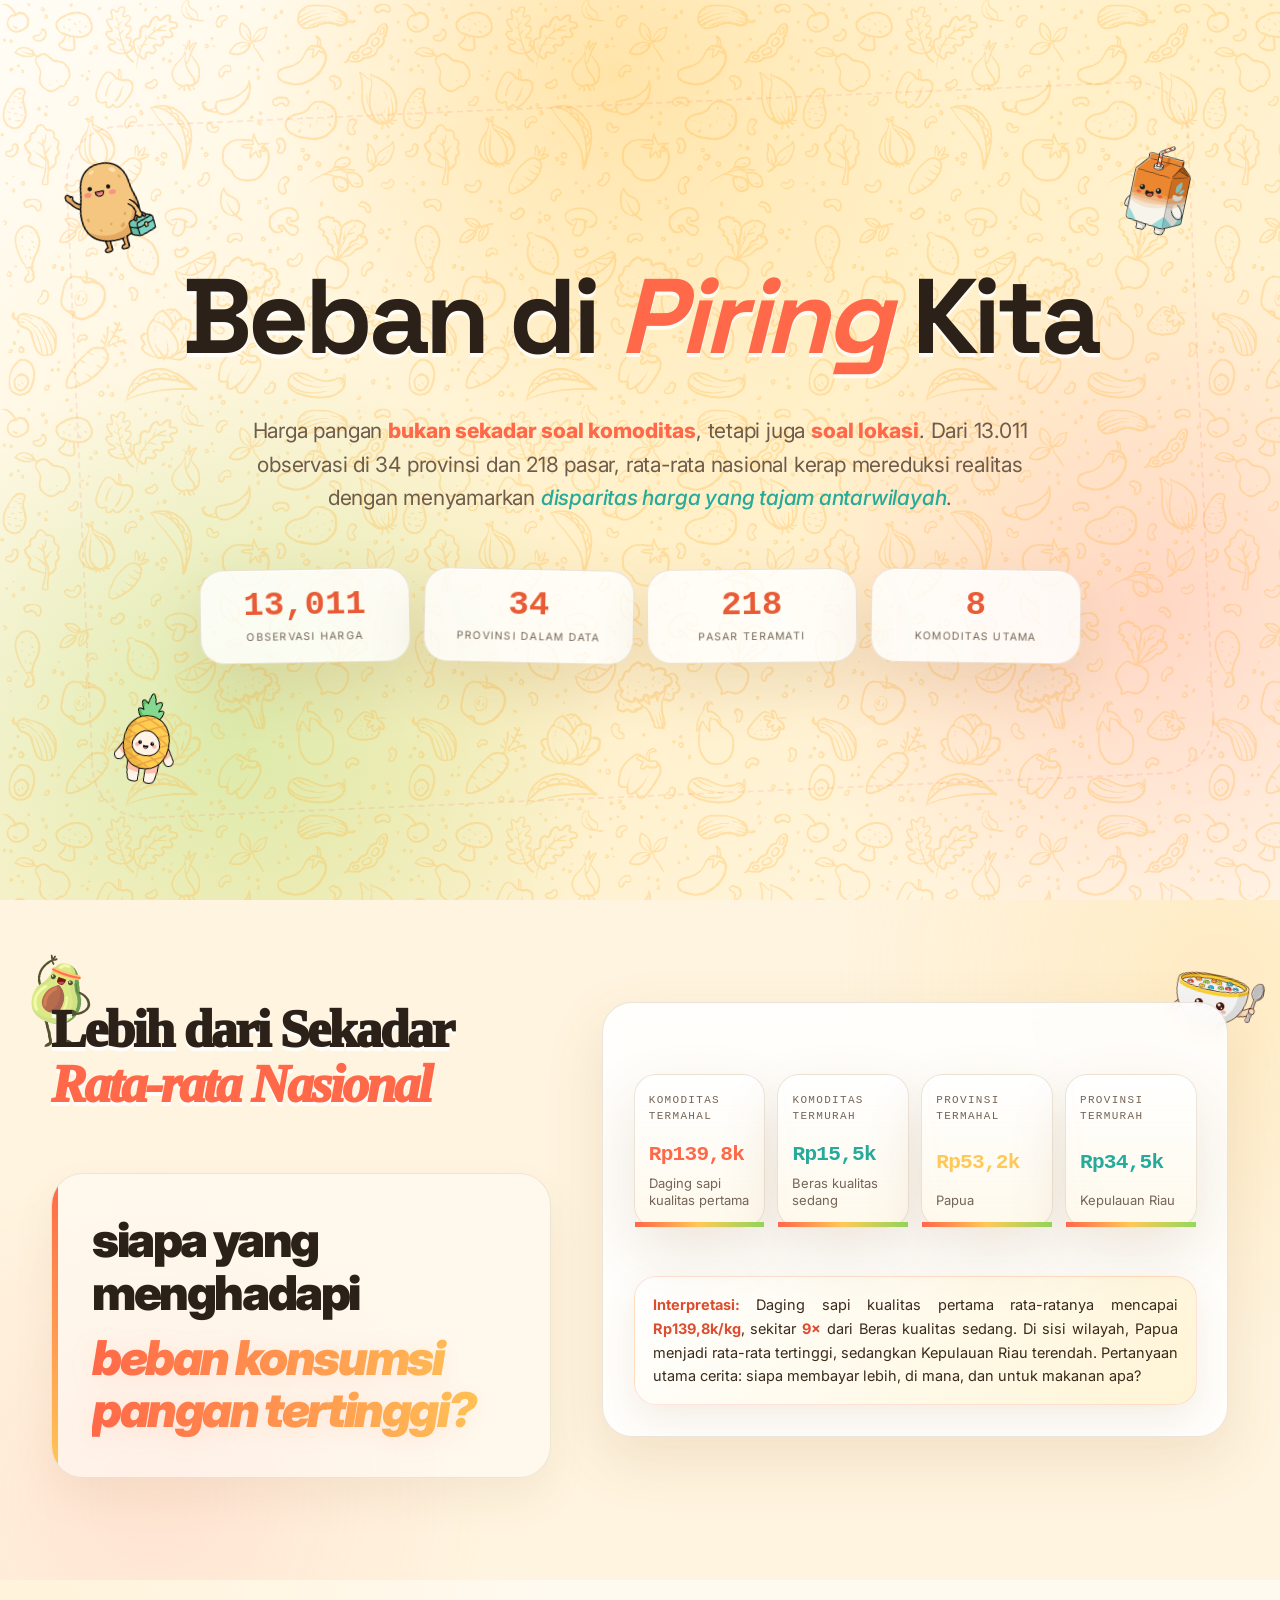
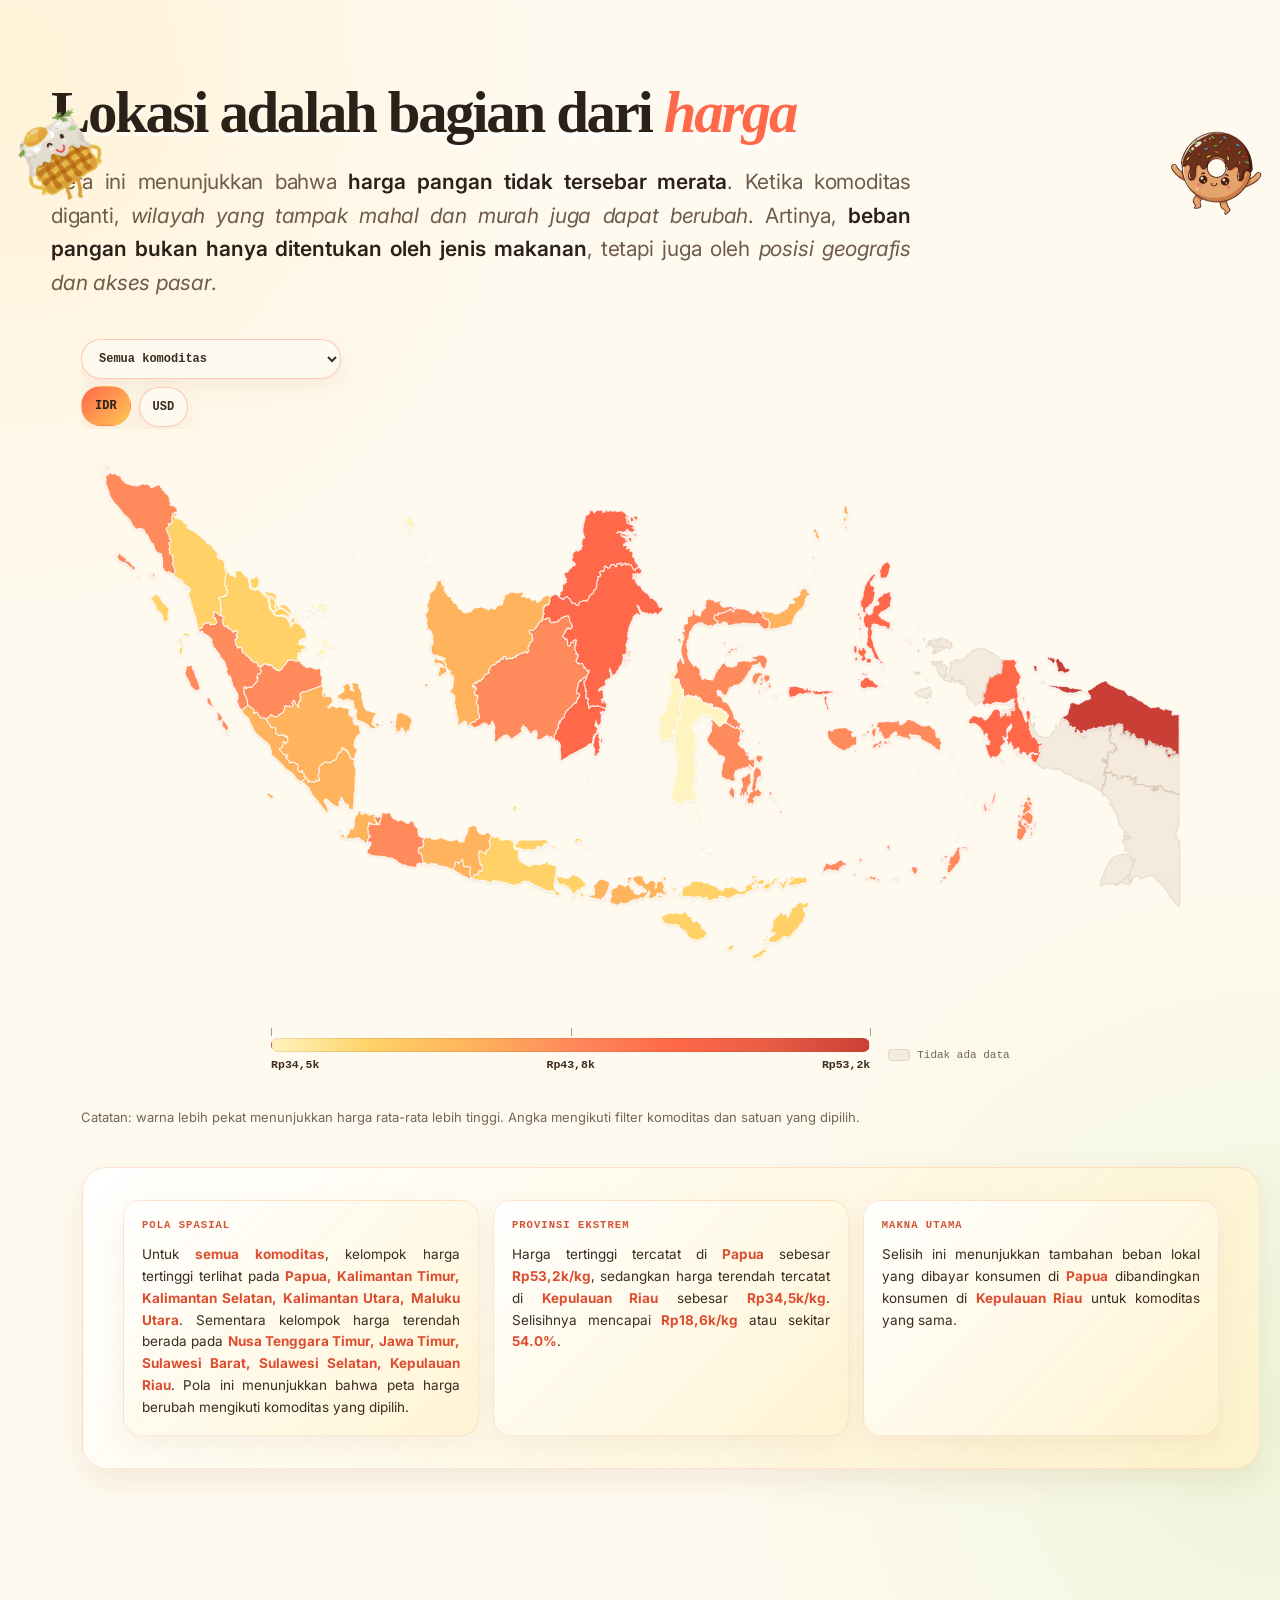
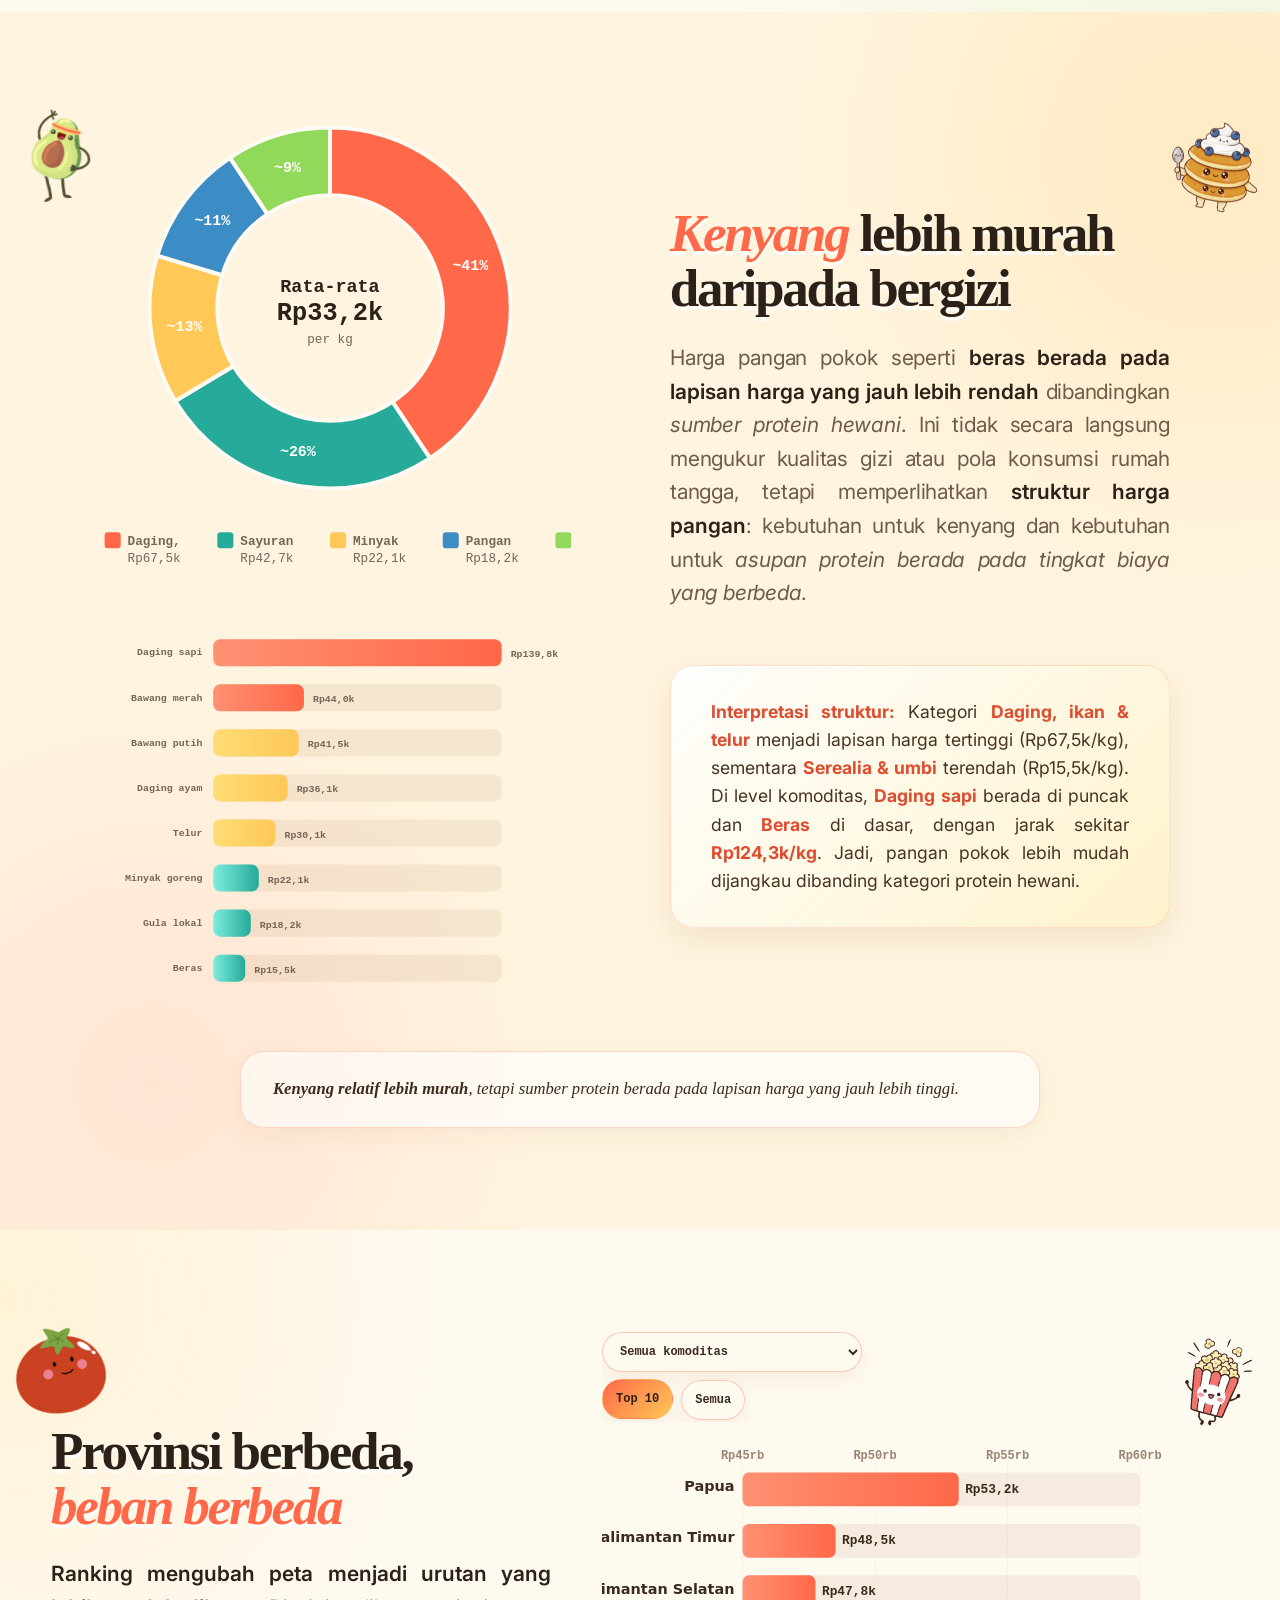
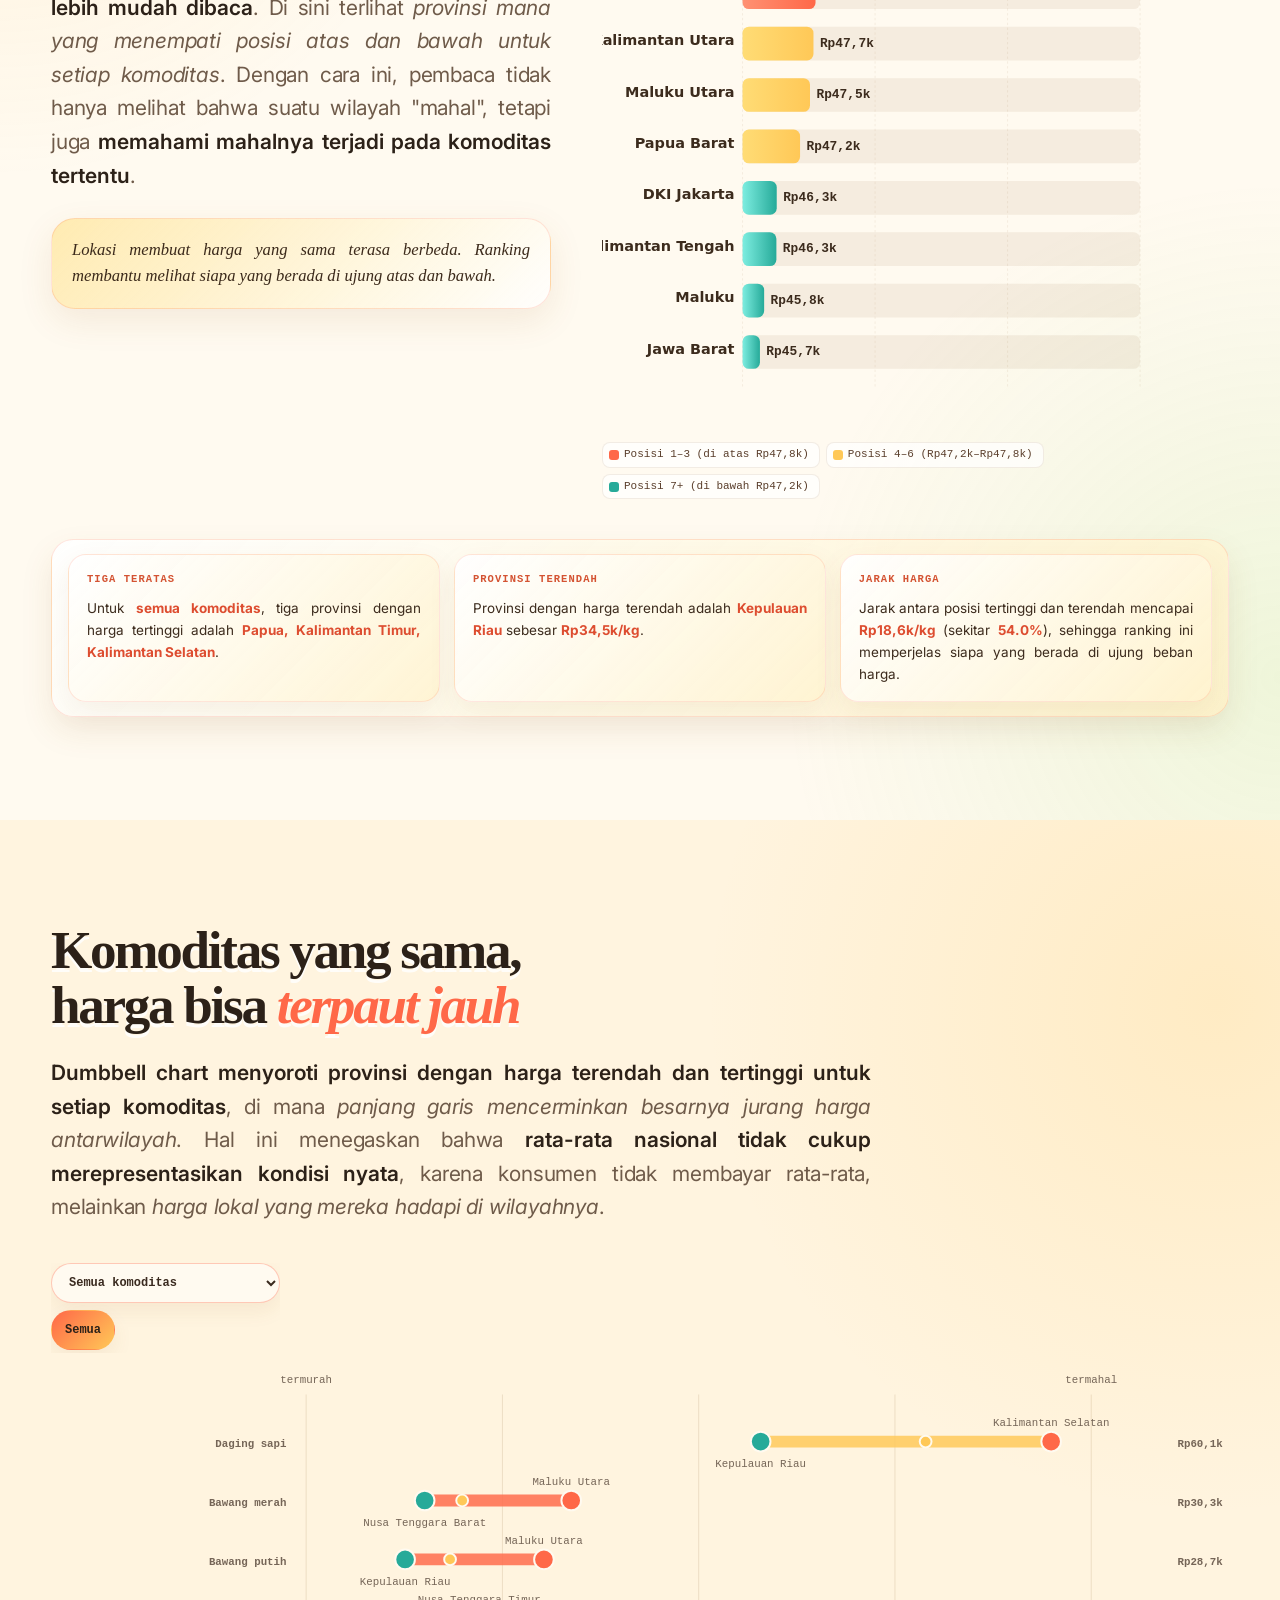
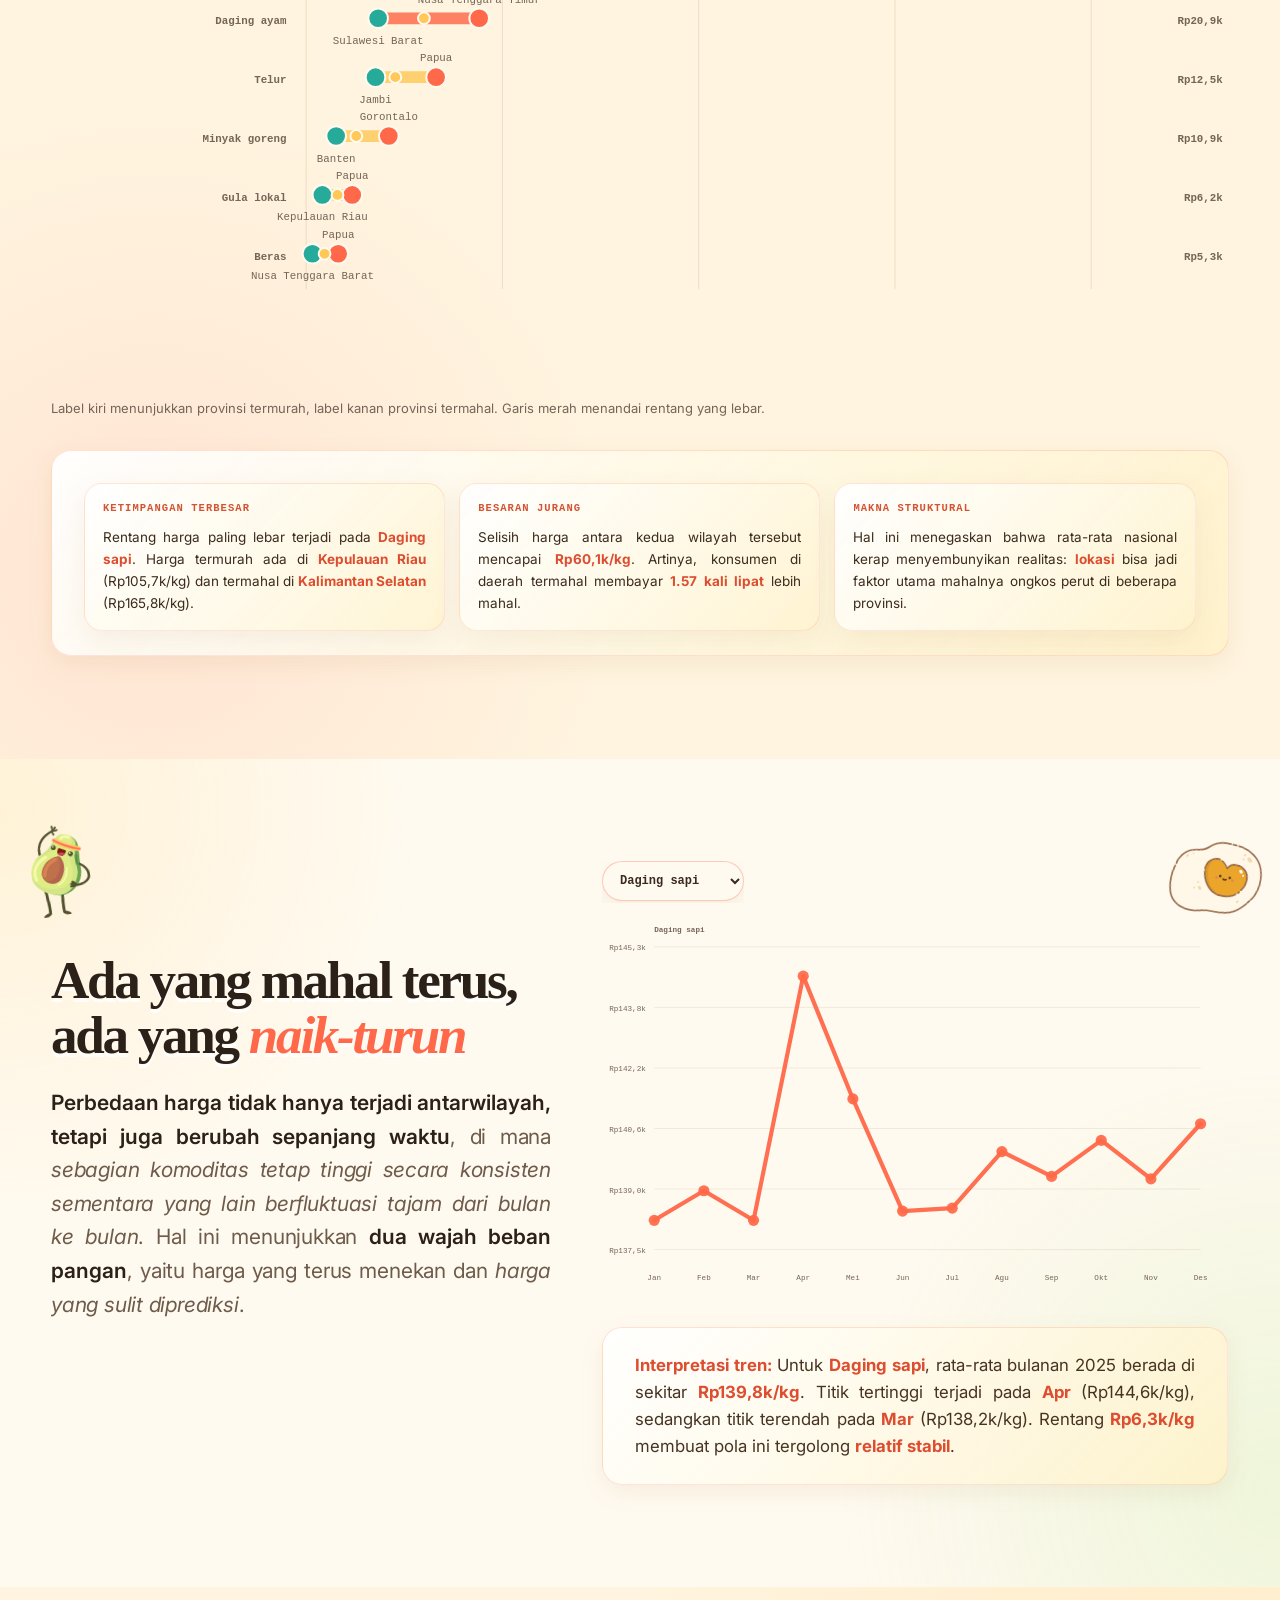
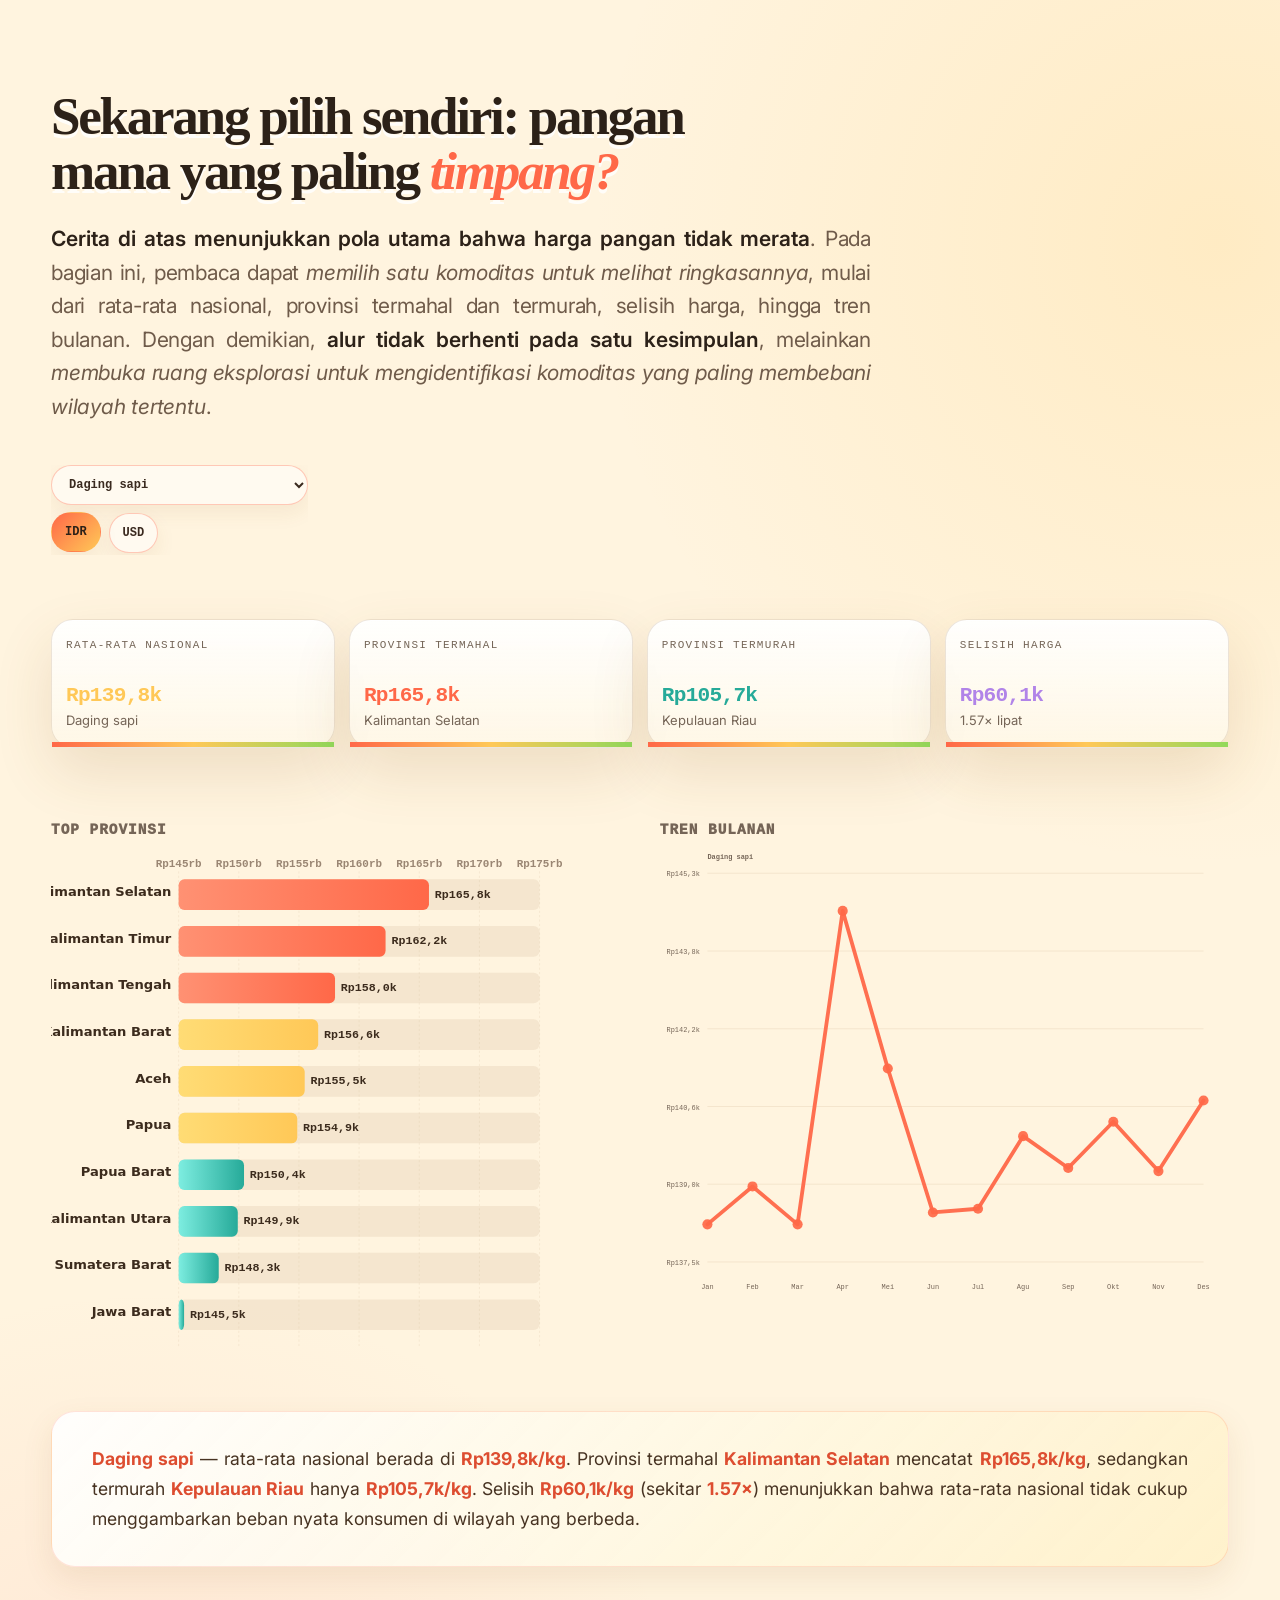
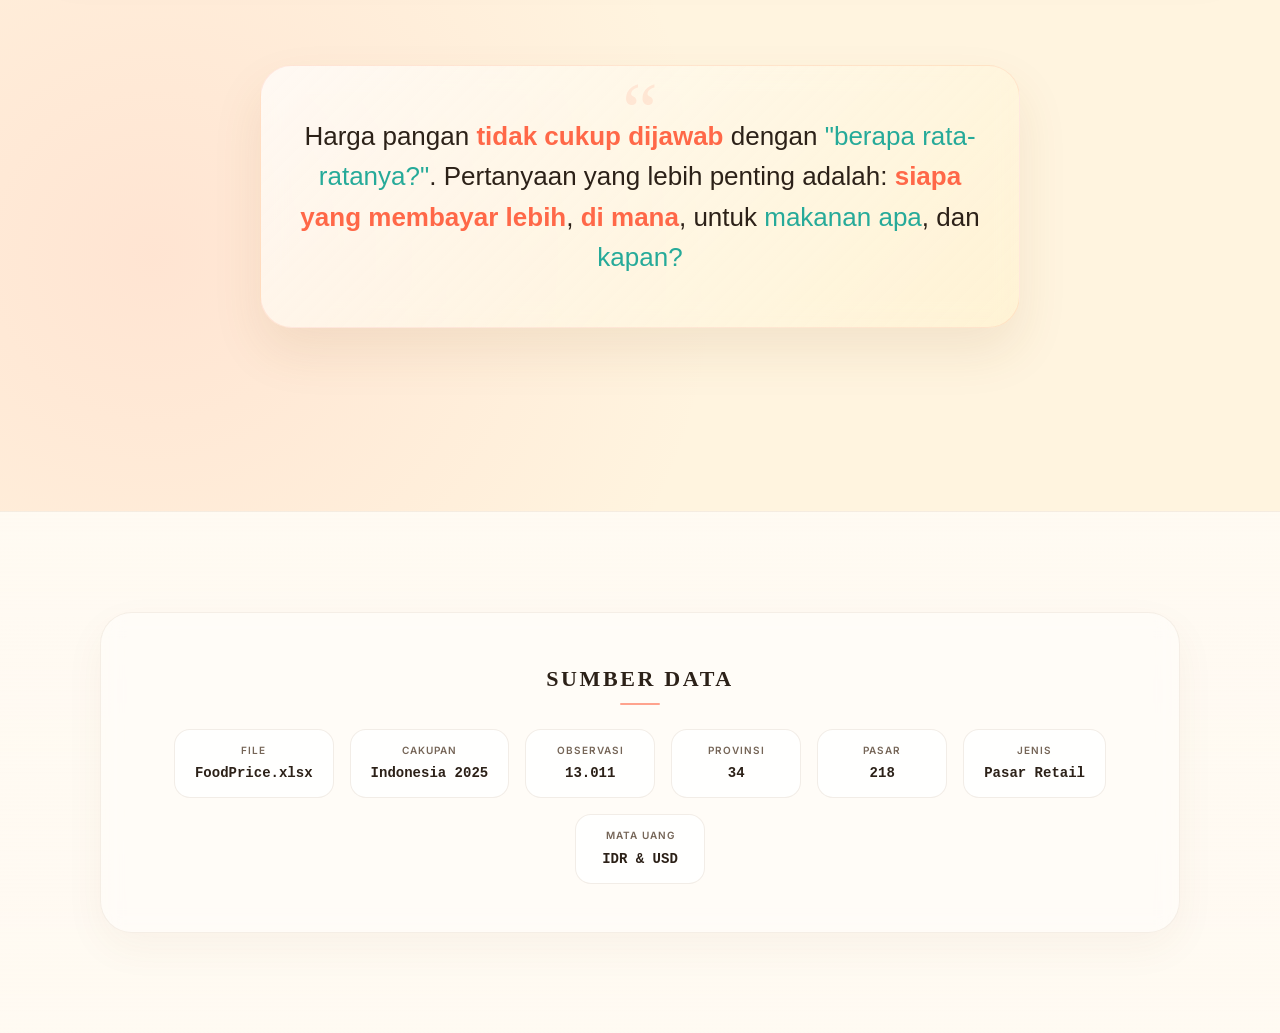
<file: docs/index.html>
<!DOCTYPE html>
<html lang="id">

<head>
  <meta charset="UTF-8" />
  <meta name="viewport" content="width=device-width, initial-scale=1.0" />
  <title>Web Story-Group of 6</title>
  <meta name="description"
    content="Visual story interaktif tentang ketimpangan harga pangan di 34 provinsi Indonesia tahun 2025. Menelusuri jurang harga yang tersembunyi di balik rata-rata nasional." />
  <link
    href="https://fonts.googleapis.com/css2?family=Inter:wght@300;400;500;600;700&family=Space+Grotesk:wght@700&display=swap"
    rel="stylesheet">
  <link rel="stylesheet" href="css/styles.css" />
  <style>
    /* Mengatur semua teks paragraf dan interpretasi menjadi rata kanan-kiri (justify) */
    p:not(.lead),
    .bodytext,
    .insight,
    .dynamic-interpretation,
    .map-interpretation,
    .map-interp-card,
    .rank-interp-card,
    .rank-interp-card div,
    .chart-note,
    .copy p:not(.lead),
    .dynamic-interpretation p {
      text-align: justify !important;
    }
  </style>
</head>

<body>
  <svg width="0" height="0" style="position: absolute; width: 0; height: 0; overflow: hidden;" aria-hidden="true">
    <defs>
      <linearGradient id="grad-chili" x1="0%" y1="0%" x2="100%" y2="0%">
        <stop offset="0%" stop-color="#ff9173" />
        <stop offset="100%" stop-color="var(--chili)" />
      </linearGradient>
      <linearGradient id="grad-gold" x1="0%" y1="0%" x2="100%" y2="0%">
        <stop offset="0%" stop-color="#ffdc75" />
        <stop offset="100%" stop-color="var(--gold)" />
      </linearGradient>
      <linearGradient id="grad-teal" x1="0%" y1="0%" x2="100%" y2="0%">
        <stop offset="0%" stop-color="#7dede0" />
        <stop offset="100%" stop-color="var(--teal)" />
      </linearGradient>
    </defs>
  </svg>
  <div id="progress"></div>


  <!-- ═══════════════════════════════════════════════════════ -->
  <!-- HERO — Masalah Utama                                   -->
  <!-- ═══════════════════════════════════════════════════════ -->
  <section class="hero" id="hero" data-title="Hero">
    <img class="food-sticker s-hero-1 sticker-bounce" src="assets/images/food-sticker-01.png" alt="" aria-hidden="true"
      loading="lazy" />
    <img class="food-sticker s-hero-2" src="assets/images/food-sticker-02.png" alt="" aria-hidden="true"
      loading="lazy" />
    <img class="food-sticker s-hero-3 sticker-bounce" src="assets/images/food-sticker-03.png" alt="" aria-hidden="true"
      loading="lazy" />
    <div class="hero-inner">
      <h1 class="reveal">Beban di <em>Piring</em> Kita</h1>
      <p class="lead reveal">Harga pangan <strong>bukan sekadar soal komoditas</strong>, tetapi juga <strong>soal
          lokasi</strong>. Dari 13.011 observasi di 34 provinsi dan 218 pasar, rata-rata nasional kerap mereduksi
        realitas dengan menyamarkan <em>disparitas harga yang tajam antarwilayah</em>.</p>
      <div class="meta-grid reveal">
        <div class="meta-card">
          <div class="meta-num">13,011</div>
          <div class="meta-label">observasi harga</div>
        </div>
        <div class="meta-card">
          <div class="meta-num">34</div>
          <div class="meta-label">provinsi dalam data</div>
        </div>
        <div class="meta-card">
          <div class="meta-num">218</div>
          <div class="meta-label">pasar teramati</div>
        </div>
        <div class="meta-card">
          <div class="meta-num">8</div>
          <div class="meta-label">komoditas utama</div>
        </div>
      </div>
    </div>
    </div>
  </section>

  <!-- ═══════════════════════════════════════════════════════ -->
  <!-- BAB 1 — Pertanyaan Utama                               -->
  <!-- ═══════════════════════════════════════════════════════ -->
  <section class="section alt" id="hook" data-title="Pertanyaan">
    <img class="food-sticker s-a" src="assets/images/food-sticker-07.png" alt="" aria-hidden="true" loading="lazy" />
    <img class="food-sticker s-b sticker-bounce" src="assets/images/food-sticker-08.png" alt="" aria-hidden="true"
      loading="lazy" />
    <div class="story-grid">
      <div class="copy reveal editorial-hook">
        <h2 class="hook-lead">Lebih dari Sekadar <em>Rata-rata Nasional</em></h2>

        <div class="modern-question-block reveal">
          <h3 class="big-question-modern">siapa yang menghadapi<br> <span>beban konsumsi pangan tertinggi?</span>
          </h3>
        </div>
      </div>
      <div class="reveal panel">
        <div class="kpi-grid" id="kpiGrid"></div>

        <div class="dynamic-interpretation" id="kpiInsight"></div>
      </div>
    </div>
  </section>

  <!-- ═══════════════════════════════════════════════════════ -->
  <!-- BAB 2 — Peta Harga                                     -->
  <!-- ═══════════════════════════════════════════════════════ -->
  <section class="section" id="map-section" data-title="Peta">
    <img class="food-sticker s-a" src="assets/images/food-sticker-10.png" alt="" aria-hidden="true" loading="lazy" />
    <img class="food-sticker s-b sticker-bounce" src="assets/images/food-sticker-11.png" alt="" aria-hidden="true"
      loading="lazy" />
    <div class="map-header reveal" style="max-width: 1280px; margin: 0 auto 32px;">
      <h2>Lokasi adalah bagian dari <em>harga</em></h2>
      <p class="lead reveal"
        style="max-width: 860px; text-align: justify; margin-left: 0; padding-left: 0; margin-right: auto; margin-top: 0; margin-bottom: 40px; display: block;">
        Peta ini menunjukkan bahwa <strong>harga pangan tidak tersebar merata</strong>.
        Ketika komoditas diganti, <em>wilayah yang tampak mahal dan murah juga dapat berubah</em>.
        Artinya, <strong>beban pangan bukan hanya ditentukan oleh jenis makanan</strong>,
        tetapi juga oleh <em>posisi geografis dan akses pasar</em>.
      </p>
    </div>

    <div class="reveal"
      style="margin: 0 auto 40px; max-width: 95%; width: 100%; display: flex; flex-direction: column; gap: 16px;">
      <div class="panel-title" style="margin-bottom: 0;">
        <div class="controls">
          <select id="mapCommodity"></select>
          <button id="metricIDR" class="metric-btn active" data-metric="price">IDR</button>
          <button id="metricUSD" class="metric-btn" data-metric="usd">USD</button>
        </div>
      </div>
      <div class="map-wrap map-wrap--fullbleed"
        style="width: 100%; background: transparent !important; box-shadow: none !important;">
        <svg id="mapSvg" viewBox="0 0 1000 480" preserveAspectRatio="xMidYMid meet" role="img"
          aria-label="Peta harga pangan Indonesia"
          style="width: 100%; height: auto; max-height: 75vh; background: transparent !important;"></svg>
      </div>
      <div class="legend-bar-wrap" id="mapLegend" style="max-width: 800px; margin: 16px auto 0;"></div>
      <div class="chart-note" style="text-align: center; margin-top: 16px;">Catatan: warna lebih pekat menunjukkan
        harga rata-rata lebih tinggi. Angka mengikuti filter komoditas dan satuan yang dipilih.</div>
    </div>

    <div class="map-interpretation-wrapper reveal" style="margin: 0 auto 40px; width: 100%;">
      <div class="map-interpretation panel" id="mapInsight"
        style="padding: 32px 40px; border-radius: 24px; box-shadow: 0 12px 30px rgba(138, 88, 30, 0.1);"></div>
    </div>
  </section>

  <!-- ═══════════════════════════════════════════════════════ -->
  <!-- BAB 3 — Struktur Harga                                 -->
  <!-- ═══════════════════════════════════════════════════════ -->
  <section class="section alt" id="structure" data-title="Struktur">
    <img class="food-sticker s-a sticker-bounce" src="assets/images/food-sticker-13.png" alt="" aria-hidden="true"
      loading="lazy" />
    <img class="food-sticker s-b" src="assets/images/food-sticker-14.png" alt="" aria-hidden="true" loading="lazy" />
    <div class="reveal"
      style="display: grid; grid-template-columns: repeat(auto-fit, minmax(400px, 1fr)); gap: 60px; align-items: start; max-width: 1280px; margin: 0 auto;">
      <!-- Left Column: Charts -->
      <div style="display: flex; flex-direction: column; gap: 20px;">


        <!-- Donut Chart Enlarged -->
        <div style="width: 100%; display: flex; flex-direction: column; align-items: center;">
          <svg id="donutChart" viewBox="0 0 420 440" role="img" aria-label="Donut rata-rata kategori pangan"
            style="width: 100%; max-width: 420px; height: auto; transform: scale(1.15); margin-top: 20px;"></svg>
        </div>

        <!-- Bar Chart Below Donut -->
        <div style="width: 100%; display: flex; flex-direction: column; align-items: center; margin-top: 20px;">
          <svg id="commodityBars" viewBox="0 0 620 440" role="img" aria-label="Ranking harga komoditas"
            style="width: 100%; height: auto;"></svg>
        </div>
      </div>

      <!-- Right Column: Title, Description, and Interpretation -->
      <div class="copy" style="display: flex; flex-direction: column; justify-content: start; gap: 16px;">
        <h2 style="margin-top: 0; margin-bottom: 8px;"><em>Kenyang</em> lebih murah daripada bergizi</h2>
        <p class="lead reveal"
          style="text-align: justify; margin-left: 0; padding-left: 0; margin-right: auto; margin-top: 0; margin-bottom: 24px; display: block;">
          Harga pangan pokok seperti <strong>beras berada pada lapisan harga yang jauh lebih rendah</strong>
          dibandingkan
          <em>sumber protein hewani</em>. Ini tidak secara langsung mengukur kualitas gizi atau pola konsumsi rumah
          tangga,
          tetapi memperlihatkan <strong>struktur harga pangan</strong>: kebutuhan untuk kenyang dan kebutuhan untuk
          <em>asupan protein berada pada tingkat biaya yang berbeda</em>.
        </p>


        <!-- Interpretation moved below description -->
        <div class="dynamic-interpretation panel" id="structureInsight"
          style="padding: 32px 40px; border-radius: 24px; box-shadow: 0 12px 30px rgba(138, 88, 30, 0.1); margin-top: 16px; font-size: 1.1rem; line-height: 1.6; text-align: left;">
        </div>
      </div>
    </div>

    <!-- Bottom: Insight Text -->
    <div class="reveal" style="max-width: 1000px; margin: 40px auto 0; text-align: center;">
      <div class="insight"
        style="margin-top: 0; text-align: center; max-width: 800px; margin-inline: auto; padding: 24px 32px; border: 1.5px solid rgba(255, 104, 72, 0.25); background: rgba(255, 255, 255, 0.6); box-shadow: 0 8px 25px rgba(138, 88, 30, 0.06);">
        <strong>Kenyang relatif lebih murah</strong>, tetapi sumber <em>protein berada pada lapisan harga yang jauh
          lebih tinggi</em>.
      </div>
    </div>
  </section>

  <!-- ═══════════════════════════════════════════════════════ -->
  <!-- BAB 4 — Ranking Wilayah                                -->
  <!-- ═══════════════════════════════════════════════════════ -->
  <section class="section" id="ranking-section" data-title="Ranking">
    <img class="food-sticker s-a" src="assets/images/food-sticker-17.png" alt="" aria-hidden="true" loading="lazy" />
    <img class="food-sticker s-b sticker-bounce" src="assets/images/food-sticker-18.png" alt="" aria-hidden="true"
      loading="lazy" />
    <div class="story-grid">
      <div class="copy reveal">
        <h2>Provinsi berbeda, <em>beban berbeda</em></h2>
        <p class="lead reveal"
          style="text-align: justify; margin-left: 0; padding-left: 0; margin-right: auto; margin-top: 0; margin-bottom: 24px; display: block;">
          <strong>Ranking mengubah peta menjadi urutan yang lebih mudah dibaca</strong>.
          Di sini terlihat <em>provinsi mana yang menempati posisi atas dan bawah untuk setiap komoditas</em>.
          Dengan cara ini, pembaca tidak hanya melihat bahwa suatu wilayah "mahal",
          tetapi juga <strong>memahami mahalnya terjadi pada komoditas tertentu</strong>.
        </p>
        <div class="insight">Lokasi membuat harga yang sama terasa berbeda. Ranking membantu melihat siapa yang berada
          di ujung atas dan bawah.</div>
      </div>
      <div class="reveal panel--ranking" style="display: flex; flex-direction: column; gap: 16px;">
        <div class="panel-title" style="margin-bottom: 0;">
          <div class="controls">
            <select id="rankCommodity"></select>
            <button id="top10Btn" class="active">Top 10</button>
            <button id="allProvBtn">Semua</button>
          </div>
        </div>
        <svg id="provinceBars" viewBox="0 0 780 520" role="img" aria-label="Ranking rata-rata harga provinsi"></svg>
        <div class="color-threshold-note" id="rankingColorNote"></div>
      </div>
    </div>

    <!-- Interpretation moved outside the panel and placed at the bottom -->
    <div class="ranking-interpretation-wrapper reveal" style="max-width: 1280px; margin: 40px auto 0;">
      <div class="ranking-interpretation" id="rankingInsight" style="width: 100%;"></div>
    </div>
  </section>

  <!-- ═══════════════════════════════════════════════════════ -->
  <!-- BAB 5 — Jurang Harga (Klimaks)                         -->
  <!-- ═══════════════════════════════════════════════════════ -->
  <section class="section alt" id="gap-section" data-title="Rentang">
    <div class="reveal" style="max-width: 1280px; margin: 0 auto;">
      <div class="copy reveal" style="position: static; max-width: 900px; margin-bottom: 40px;">
        <h2>Komoditas yang sama, harga bisa <em>terpaut jauh</em></h2>
        <p class="lead reveal"
          style="text-align: justify; margin-left: 0; padding-left: 0; margin-right: auto; margin-top: 0; margin-bottom: 24px; display: block;">
          <strong>Dumbbell chart menyoroti provinsi dengan harga terendah dan tertinggi untuk setiap komoditas</strong>,
          di mana <em>panjang garis mencerminkan besarnya jurang harga antarwilayah</em>.
          Hal ini menegaskan bahwa <strong>rata-rata nasional tidak cukup merepresentasikan kondisi nyata</strong>,
          karena konsumen tidak membayar rata-rata, melainkan <em>harga lokal yang mereka hadapi di wilayahnya</em>.
        </p>
      </div>

      <!-- Dumbbell Chart - Full Width Hero Chart -->
      <div style="display: flex; flex-direction: column; gap: 16px; width: 100%;">
        <div class="panel-title" style="margin-bottom: 0;">
          <div class="controls">
            <select id="gapCommodity"></select>
            <button id="gapAllBtn" class="active">Semua</button>
          </div>
        </div>
        <div class="dumbbell-hero-wrap">
          <svg id="dumbbellChart" role="img" aria-label="Dumbbell chart rentang harga antarprovinsi"></svg>
        </div>
        <div class="chart-note">Label kiri menunjukkan provinsi termurah, label kanan provinsi termahal. Garis merah
          menandai rentang yang lebar.</div>
        <div class="dynamic-interpretation panel" id="gapInsight"
          style="padding: 24px 32px; border-radius: 20px; box-shadow: 0 8px 24px rgba(138, 88, 30, 0.08); margin-top: 16px; font-size: 1.05rem; line-height: 1.6;">
        </div>
      </div>
    </div>
  </section>

  <!-- ═══════════════════════════════════════════════════════ -->
  <!-- BAB 6 — Dinamika Waktu                                 -->
  <!-- ═══════════════════════════════════════════════════════ -->
  <section class="section" id="trend-section" data-title="Tren">
    <img class="food-sticker s-a" src="assets/images/food-sticker-23.png" alt="" aria-hidden="true" loading="lazy" />
    <img class="food-sticker s-b sticker-bounce" src="assets/images/food-sticker-24.png" alt="" aria-hidden="true"
      loading="lazy" />
    <div class="story-grid">
      <div class="copy reveal">
        <h2>Ada yang mahal terus, ada yang <em>naik-turun</em></h2>
        <p class="lead reveal"
          style="text-align: justify; margin-left: 0; padding-left: 0; margin-right: auto; margin-top: 0; margin-bottom: 24px; display: block;">
          <strong>Perbedaan harga tidak hanya terjadi antarwilayah, tetapi juga berubah sepanjang waktu</strong>,
          di mana <em>sebagian komoditas tetap tinggi secara konsisten sementara yang lain berfluktuasi tajam dari bulan
            ke bulan</em>.
          Hal ini menunjukkan <strong>dua wajah beban pangan</strong>, yaitu harga yang terus menekan dan
          <em>harga yang sulit diprediksi</em>.
        </p>
      </div>
      <div class="reveal" style="display: flex; flex-direction: column; gap: 16px;">
        <div class="panel-title" style="margin-bottom: 0;">
          <div class="controls">
            <select id="trendCommodity"></select>
          </div>
        </div>
        <svg id="lineChart" viewBox="0 0 820 460" role="img" aria-label="Line chart tren bulanan"
          style="width: 100%; height: auto;"></svg>
        <div class="dynamic-interpretation panel" id="trendInsight"
          style="padding: 24px 32px; border-radius: 20px; box-shadow: 0 8px 24px rgba(138, 88, 30, 0.08); margin-top: 16px; font-size: 1.05rem; line-height: 1.6;">
        </div>
      </div>
    </div>
  </section>

  <!-- ═══════════════════════════════════════════════════════ -->
  <!-- PENUTUP — Ruang Eksplorasi (Martini Glass)             -->
  <!-- ═══════════════════════════════════════════════════════ -->
  <section class="section alt" id="explore" data-title="Eksplorasi">
    <div class="explorer">
      <div class="copy reveal" style="position:static;max-width:900px">
        <h2>Sekarang pilih sendiri: pangan mana yang paling <em>timpang?</em></h2>
        <p class="lead reveal"
          style="text-align: justify; margin-left: 0; padding-left: 0; margin-right: auto; margin-top: 0; margin-bottom: 24px; display: block;">
          <strong>Cerita di atas menunjukkan pola utama bahwa harga pangan tidak merata</strong>.
          Pada bagian ini, pembaca dapat <em>memilih satu komoditas untuk melihat ringkasannya</em>,
          mulai dari rata-rata nasional, provinsi termahal dan termurah, selisih harga, hingga tren bulanan.
          Dengan demikian, <strong>alur tidak berhenti pada satu kesimpulan</strong>, melainkan
          <em>membuka ruang eksplorasi untuk mengidentifikasi komoditas yang paling membebani wilayah tertentu</em>.
        </p>

      </div>
      <div class="reveal" style="display: flex; flex-direction: column; gap: 24px; width: 100%;">
        <div class="panel-title" style="margin-bottom: 0;">
          <div class="controls">
            <select id="exploreCommodity"></select>
            <button id="exploreIDR" class="explore-metric active" data-metric="price">IDR</button>
            <button id="exploreUSD" class="explore-metric" data-metric="usd">USD</button>
          </div>
        </div>

        <!-- 4 KPI Cards -->
        <div class="kpi-grid" id="exploreKpi"></div>

        <!-- Side-by-side Charts: Bar Chart (Left) & Line Chart (Right) -->
        <div
          style="display: grid; grid-template-columns: repeat(auto-fit, minmax(400px, 1fr)); gap: 40px; align-items: start; width: 100%;">

          <!-- Ranking Provinsi -->
          <div style="display: flex; flex-direction: column; gap: 8px;">
            <div class="panel-title"
              style="font-size: 0.9rem; margin-bottom: 0; color: var(--muted); letter-spacing: 1px;">TOP PROVINSI</div>
            <svg id="exploreRank" style="width: 100%; height: auto;"></svg>
          </div>

          <!-- Tren Bulanan -->
          <div style="display: flex; flex-direction: column; gap: 8px;">
            <div class="panel-title"
              style="font-size: 0.9rem; margin-bottom: 0; color: var(--muted); letter-spacing: 1px;">TREN BULANAN</div>
            <svg id="exploreTrend" style="width: 100%; height: auto;"></svg>
          </div>

        </div>

        <!-- Interpretasi -->
        <div class="dynamic-interpretation panel" id="exploreInsight"
          style="padding: 32px 40px; border-radius: 24px; box-shadow: 0 12px 30px rgba(138, 88, 30, 0.1); font-size: 1.1rem; line-height: 1.7; text-align: justify;">
        </div>
      </div>
      <div class="quote-callout reveal">
        <div class="quote-icon" aria-hidden="true">“</div>
        <blockquote class="quote-text">
          Harga pangan <strong>tidak cukup dijawab</strong> dengan <em>"berapa rata-ratanya?"</em>.
          Pertanyaan yang lebih penting adalah: <strong>siapa yang membayar lebih</strong>, <strong>di mana</strong>,
          untuk <em>makanan apa</em>, dan <em>kapan?</em>
        </blockquote>
      </div>
    </div>
  </section>

  <footer class="footer">
    <div class="footer-container">
      <div class="footer-header">
        <h3 class="footer-title">Sumber Data</h3>
      </div>
      <div class="footer-chips">
        <div class="data-chip">
          <span class="chip-label">File</span>
          <span class="chip-value">FoodPrice.xlsx</span>
        </div>
        <div class="data-chip">
          <span class="chip-label">Cakupan</span>
          <span class="chip-value">Indonesia 2025</span>
        </div>
        <div class="data-chip">
          <span class="chip-label">Observasi</span>
          <span class="chip-value">13.011</span>
        </div>
        <div class="data-chip">
          <span class="chip-label">Provinsi</span>
          <span class="chip-value">34</span>
        </div>
        <div class="data-chip">
          <span class="chip-label">Pasar</span>
          <span class="chip-value">218</span>
        </div>
        <div class="data-chip">
          <span class="chip-label">Jenis</span>
          <span class="chip-value">Pasar Retail</span>
        </div>
        <div class="data-chip">
          <span class="chip-label">Mata Uang</span>
          <span class="chip-value">IDR & USD</span>
        </div>
      </div>
    </div>
  </footer>

  <div class="tooltip" id="tooltip"></div>

  <script src="js/script.js"></script>
</body>

</html>
</file>
<file: assets/css/styles.css>
:root {
  --bg: #080807;
  --bg-2: #10100f;
  --panel: #171613;
  --panel-2: #1f1d18;
  --text: #f5efe4;
  --muted: #b9ac9b;
  --faint: rgba(245, 239, 228, .10);
  --line: rgba(245, 239, 228, .14);
  --gold: #f4b942;
  --chili: #e45d3d;
  --chili-2: #bb3828;
  --teal: #58c7bd;
  --blue: #6aa8ff;
  --green: #75c47d;
  --purple: #b98cff;
  --shadow: rgba(0, 0, 0, .35);
  --serif: Georgia, 'Times New Roman', serif;
  --sans: Inter, ui-sans-serif, system-ui, -apple-system, Segoe UI, Roboto, Helvetica, Arial, sans-serif;
  --mono: ui-monospace, SFMono-Regular, Menlo, Monaco, Consolas, "Liberation Mono", monospace;
}

* {
  box-sizing: border-box;
}

html {
  scroll-behavior: smooth;
}

body {
  margin: 0;
  background: radial-gradient(circle at 30% -10%, rgba(228, 93, 61, .12), transparent 40%), var(--bg);
  color: var(--text);
  font-family: var(--sans);
  line-height: 1.65;
  overflow-x: hidden;
}

a {
  color: inherit;
}

#progress {
  position: fixed;
  z-index: 1000;
  left: 0;
  top: 0;
  height: 4px;
  width: 0%;
  background: linear-gradient(90deg, var(--chili), var(--gold), var(--teal));
}

.nav {
  position: fixed;
  z-index: 999;
  top: 0;
  left: 0;
  right: 0;
  display: flex;
  align-items: center;
  justify-content: space-between;
  padding: 14px clamp(18px, 4vw, 56px);
  background: linear-gradient(180deg, rgba(8, 8, 7, .88), rgba(8, 8, 7, .18));
  backdrop-filter: blur(10px);
}

.brand {
  font-family: var(--mono);
  color: var(--gold);
  font-size: 11px;
  letter-spacing: .16em;
  text-transform: uppercase;
}

.nav-links {
  display: flex;
  align-items: center;
  gap: 10px;
}

.nav-dot {
  width: 8px;
  height: 8px;
  border-radius: 99px;
  border: 1px solid rgba(245, 239, 228, .45);
  background: transparent;
  cursor: pointer;
  transition: .2s ease;
}

.nav-dot.active {
  width: 28px;
  background: var(--chili);
  border-color: var(--chili);
}

.hero {
  min-height: 100vh;
  display: grid;
  place-items: center;
  padding: 110px 24px 70px;
  position: relative;
  overflow: hidden;
}

.hero::after {
  content: '';
  position: absolute;
  inset: 16%;
  border: 1px solid rgba(244, 185, 66, .06);
  transform: rotate(-7deg);
  pointer-events: none;
}

.hero-inner {
  max-width: 1120px;
  width: 100%;
  text-align: center;
  position: relative;
  z-index: 2;
}

.eyebrow {
  font-family: var(--mono);
  font-size: 12px;
  letter-spacing: .2em;
  text-transform: uppercase;
  color: var(--chili);
  margin-bottom: 24px;
}

h1 {
  font-family: var(--serif);
  font-size: clamp(46px, 9vw, 118px);
  line-height: .94;
  margin: 0 0 28px;
  letter-spacing: -.05em;
}

h1 em,
h2 em {
  color: var(--chili);
  font-style: italic;
}

.lead {
  max-width: 820px;
  margin: 0 auto;
  color: var(--muted);
  font-size: clamp(17px, 2vw, 22px);
}

.meta-grid {
  margin: 54px auto 0;
  max-width: 920px;
  display: grid;
  grid-template-columns: repeat(4, 1fr);
  gap: 14px;
}

.meta-card {
  border: 1px solid var(--line);
  background: rgba(255, 255, 255, .035);
  padding: 20px 16px;
  box-shadow: 0 12px 40px var(--shadow);
}

.meta-num {
  font-family: var(--mono);
  font-size: clamp(22px, 3.4vw, 36px);
  color: var(--gold);
  font-weight: 800;
  line-height: 1;
}

.meta-label {
  color: var(--muted);
  font-size: 12px;
  text-transform: uppercase;
  letter-spacing: .12em;
  margin-top: 8px;
}

.scroll-cue {
  margin-top: 44px;
  font-family: var(--mono);
  font-size: 11px;
  letter-spacing: .18em;
  color: var(--muted);
}

.scroll-arrow {
  width: 1px;
  height: 54px;
  background: linear-gradient(var(--gold), transparent);
  margin: 12px auto 0;
  animation: pulse 1.8s ease-in-out infinite;
}

@keyframes pulse {

  0%,
  100% {
    transform: scaleY(.8);
    opacity: .45
  }

  50% {
    transform: scaleY(1.25);
    opacity: 1
  }
}

.section {
  min-height: 100vh;
  padding: 94px clamp(18px, 4vw, 56px);
  position: relative;
  border-top: 1px solid rgba(245, 239, 228, .07);
}

.section.alt {
  background: var(--bg-2);
}

.story-grid {
  max-width: 1280px;
  margin: 0 auto;
  display: grid;
  grid-template-columns: minmax(280px, 450px) minmax(0, 1fr);
  gap: clamp(24px, 5vw, 70px);
  align-items: start;
}

.copy {
  position: sticky;
  top: 88px;
  align-self: start;
}

.chapter {
  font-family: var(--mono);
  font-size: 12px;
  letter-spacing: .18em;
  text-transform: uppercase;
  color: var(--gold);
  margin-bottom: 18px;
  display: flex;
  align-items: center;
  gap: 12px;
}

.chapter::before {
  content: '';
  width: 28px;
  height: 1px;
  background: var(--gold);
}

h2 {
  font-family: var(--serif);
  font-size: clamp(34px, 5.3vw, 68px);
  line-height: 1.03;
  letter-spacing: -.035em;
  margin: 0 0 22px;
}

.bodytext {
  color: var(--muted);
  font-size: 18px;
  margin: 0 0 18px;
}

.bodytext strong {
  color: var(--text);
}

.insight {
  margin-top: 26px;
  border-left: 3px solid var(--chili);
  background: rgba(228, 93, 61, .08);
  padding: 16px 18px;
  color: var(--text);
  font-family: var(--serif);
  font-size: 18px;
  font-style: italic;
}

.panel {
  background: linear-gradient(180deg, rgba(255, 255, 255, .045), rgba(255, 255, 255, .025));
  border: 1px solid var(--line);
  box-shadow: 0 24px 70px rgba(0, 0, 0, .22);
  padding: clamp(18px, 2.4vw, 30px);
  border-radius: 22px;
}

.panel-title {
  display: flex;
  align-items: center;
  justify-content: space-between;
  gap: 16px;
  margin-bottom: 22px;
  font-family: var(--mono);
  color: var(--muted);
  font-size: 12px;
  letter-spacing: .12em;
  text-transform: uppercase;
}

.controls {
  display: flex;
  flex-wrap: wrap;
  gap: 10px;
  align-items: center;
}

select,
button,
.pill {
  background: rgba(255, 255, 255, .06);
  color: var(--text);
  border: 1px solid var(--line);
  border-radius: 999px;
  padding: 10px 13px;
  font-family: var(--mono);
  font-size: 12px;
}

select {
  min-width: 210px;
  outline: none;
}

button {
  cursor: pointer;
  transition: .15s ease;
}

button:hover,
button.active {
  background: rgba(228, 93, 61, .18);
  border-color: rgba(228, 93, 61, .55);
  color: var(--gold);
}

.kpi-grid {
  display: grid;
  grid-template-columns: repeat(4, 1fr);
  gap: 14px;
  margin: 22px 0 28px;
}

.kpi {
  border: 1px solid var(--line);
  background: rgba(255, 255, 255, .04);
  padding: 18px;
  border-radius: 18px;
  position: relative;
  overflow: hidden;
}

.kpi::after {
  content: '';
  position: absolute;
  left: 0;
  right: 0;
  bottom: 0;
  height: 3px;
  background: linear-gradient(90deg, var(--chili), var(--gold));
}

.kpi-label {
  font-family: var(--mono);
  color: var(--muted);
  font-size: 11px;
  text-transform: uppercase;
  letter-spacing: .12em;
}

.kpi-val {
  font-family: var(--mono);
  font-weight: 900;
  font-size: clamp(22px, 2.4vw, 34px);
  color: var(--text);
  margin: 8px 0 4px;
}

.kpi-sub {
  color: var(--muted);
  font-size: 13px;
}

.chart-note {
  color: var(--muted);
  font-size: 13px;
  margin-top: 14px;
}

svg {
  width: 100%;
  height: auto;
  display: block;
}

.axis text,
.svg-label {
  fill: var(--muted);
  font-family: var(--mono);
  font-size: 11px;
}

.tick-line {
  stroke: rgba(245, 239, 228, .10);
  stroke-width: 1;
}

.chartbar-bg {
  fill: rgba(255, 255, 255, .05);
}

.chartbar {
  fill: var(--chili);
}

.chartbar.teal {
  fill: var(--teal);
}

.chartbar.gold {
  fill: var(--gold);
}

.map-wrap {
  position: relative;
  min-height: 520px;
}

#mapSvg {
  background: radial-gradient(ellipse at 40% 45%, rgba(244, 185, 66, .08), transparent 60%);
  border-radius: 18px;
}

.prov-shape {
  stroke: rgba(8, 8, 7, .75);
  stroke-width: .8;
  cursor: pointer;
  transition: fill .2s ease, opacity .2s ease, stroke .2s ease;
}

.prov-shape:hover {
  stroke: var(--gold);
  stroke-width: 1.8;
  opacity: 1;
}

.prov-shape.no-data {
  fill: rgba(255, 255, 255, .035);
  stroke: rgba(255, 255, 255, .08);
  cursor: default;
}

.legend {
  display: flex;
  gap: 10px;
  flex-wrap: wrap;
  align-items: center;
  margin-top: 12px;
  color: var(--muted);
  font-family: var(--mono);
  font-size: 11px;
}

.legend-chip {
  display: inline-flex;
  align-items: center;
  gap: 6px;
}

.legend-swatch {
  width: 18px;
  height: 10px;
  border-radius: 99px;
  display: inline-block;
}

.tooltip {
  position: fixed;
  z-index: 2000;
  pointer-events: none;
  opacity: 0;
  transform: translate(12px, 12px);
  background: rgba(20, 19, 16, .96);
  border: 1px solid rgba(244, 185, 66, .28);
  border-radius: 12px;
  padding: 12px 14px;
  box-shadow: 0 20px 50px rgba(0, 0, 0, .35);
  max-width: 280px;
  font-size: 13px;
  color: var(--text);
}

.tooltip b {
  color: var(--gold);
}

.tooltip small {
  display: block;
  color: var(--muted);
  margin-top: 4px;
}

.dual-grid {
  display: grid;
  grid-template-columns: .9fr 1.1fr;
  gap: 18px;
  align-items: stretch;
}

.donut-center {
  font-family: var(--mono);
  fill: var(--text);
  font-weight: 900;
}

.donut-sub {
  font-family: var(--mono);
  fill: var(--muted);
  font-size: 11px;
}

.explorer {
  max-width: 1280px;
  margin: 0 auto;
  display: grid;
  gap: 18px;
}

.explorer-grid {
  display: grid;
  grid-template-columns: 1fr 1fr;
  gap: 18px;
}

.explorer-wide {
  grid-column: 1 / -1;
}

.footer {
  border-top: 1px solid var(--line);
  padding: 44px clamp(20px, 4vw, 56px);
  color: var(--muted);
  display: flex;
  flex-wrap: wrap;
  justify-content: space-between;
  gap: 24px;
}

.footer b {
  color: var(--gold);
}

.reveal {
  opacity: 0;
  transform: translateY(24px);
  transition: opacity .7s ease, transform .7s ease;
}

.reveal.visible {
  opacity: 1;
  transform: translateY(0);
}

.smallcaps {
  font-family: var(--mono);
  text-transform: uppercase;
  letter-spacing: .14em;
  font-size: 12px;
  color: var(--gold);
}

.quote {
  max-width: 1000px;
  margin: 34px auto 0;
  padding: 28px;
  text-align: center;
  border: 1px solid rgba(244, 185, 66, .22);
  background: rgba(244, 185, 66, .04);
  font-family: var(--serif);
  font-size: clamp(23px, 3vw, 38px);
  line-height: 1.25;
}

@media (max-width: 980px) {
  .story-grid {
    grid-template-columns: 1fr;
  }

  .copy {
    position: static;
  }

  .kpi-grid {
    grid-template-columns: repeat(2, 1fr);
  }

  .meta-grid {
    grid-template-columns: repeat(2, 1fr);
  }

  .dual-grid,
  .explorer-grid {
    grid-template-columns: 1fr;
  }

  .map-wrap {
    min-height: auto;
  }

  .nav {
    padding-inline: 18px;
  }

  .brand {
    max-width: 210px;
  }
}

@media (max-width: 560px) {
  .section {
    padding-inline: 16px;
  }

  .kpi-grid,
  .meta-grid {
    grid-template-columns: 1fr;
  }

  .panel {
    padding: 16px;
    border-radius: 16px;
  }

  .nav-links {
    display: none;
  }

  select {
    width: 100%;
  }

  .controls {
    width: 100%;
  }

  h1 {
    font-size: 52px;
  }
}

/* ===== BRIGHT FOOD EDITORIAL REDESIGN V4 ===== */
:root {
  --bg: #fffaf0;
  --bg-2: #fff1d3;
  --panel: rgba(255, 255, 255, .84);
  --panel-2: #ffffff;
  --text: #2c2118;
  --muted: #756557;
  --faint: rgba(126, 82, 33, .10);
  --line: rgba(126, 82, 33, .16);
  --gold: #ffc857;
  --chili: #ff6848;
  --chili-2: #df4d35;
  --teal: #26aa99;
  --blue: #3c8dc6;
  --green: #91d95b;
  --purple: #b184e8;
  --shadow: rgba(138, 88, 30, .16);
  --sans: Inter, ui-sans-serif, system-ui, -apple-system, Segoe UI, Roboto, Helvetica, Arial, sans-serif;
  --serif: Georgia, 'Times New Roman', serif;
}

html {
  background: var(--bg);
}

body {
  background:
    radial-gradient(circle at 8% 3%, rgba(255, 200, 87, .40), transparent 24%),
    radial-gradient(circle at 92% 8%, rgba(145, 217, 91, .30), transparent 24%),
    radial-gradient(circle at 100% 58%, rgba(255, 139, 137, .22), transparent 24%),
    linear-gradient(180deg, #fffaf0 0%, #fff1d3 38%, #fffaf0 100%);
  color: var(--text);
}

body::before {
  content: '';
  position: fixed;
  inset: 0;
  pointer-events: none;
  z-index: -1;
  background-image:
    radial-gradient(rgba(255, 104, 72, .075) 1px, transparent 1px),
    radial-gradient(rgba(38, 170, 153, .065) 1px, transparent 1px);
  background-size: 28px 28px, 44px 44px;
  background-position: 0 0, 12px 12px;
}

#progress {
  height: 5px;
  background: linear-gradient(90deg, #ff6848, #ffc857, #91d95b, #26aa99);
  box-shadow: 0 3px 18px rgba(255, 104, 72, .22);
}

.nav {
  background: rgba(255, 250, 240, .78);
  backdrop-filter: blur(18px) saturate(1.28);
  border-bottom: 1px solid rgba(126, 82, 33, .12);
  box-shadow: 0 10px 30px rgba(138, 88, 30, .08);
}

.brand {
  color: #d45332;
  font-weight: 950;
}

.nav-dot {
  border-color: rgba(212, 83, 50, .42);
  background: rgba(255, 255, 255, .74);
}

.nav-dot.active {
  background: linear-gradient(90deg, #ff6848, #ffc857);
  border-color: #ff6848;
  box-shadow: 0 8px 20px rgba(255, 104, 72, .22);
}

.hero {
  background:
    radial-gradient(circle at 48% 8%, rgba(255, 200, 87, .38), transparent 34%),
    radial-gradient(circle at 18% 82%, rgba(145, 217, 91, .32), transparent 30%),
    radial-gradient(circle at 90% 68%, rgba(255, 139, 137, .28), transparent 28%),
    linear-gradient(135deg, #fffdf7 0%, #fff0c8 54%, #fff7e8 100%);
}

.hero::after {
  inset: 9%;
  border: 2px dashed rgba(255, 104, 72, .16);
  border-radius: 56px;
  transform: rotate(-3deg);
}

.hero-inner,
.story-grid,
.explorer,
footer {
  position: relative;
  z-index: 3;
}

.eyebrow,
.chapter,
.smallcaps {
  color: #d45332;
  font-weight: 950;
}

.chapter::before {
  background: linear-gradient(90deg, #ff6848, #ffc857);
  height: 3px;
  border-radius: 99px;
}

h1,
h2 {
  color: var(--text);
  text-shadow: 0 4px 0 rgba(255, 255, 255, .82);
}

h1 em,
h2 em {
  color: #ff6848;
}

.lead,
.bodytext,
.chart-note,
.meta-label,
.kpi-sub,
.axis text,
.svg-label,
.legend {
  color: var(--muted);
}

.bodytext strong {
  color: #342419;
}

.meta-card,
.panel,
.kpi,
.quote,
.insight {
  background: rgba(255, 255, 255, .82);
  border: 1px solid rgba(126, 82, 33, .15);
  box-shadow: 0 24px 58px rgba(138, 88, 30, .14), inset 0 1px 0 rgba(255, 255, 255, .88);
  backdrop-filter: blur(10px);
}

.meta-card {
  border-radius: 26px;
  transform: rotate(var(--tilt, 0deg));
}

.meta-card:nth-child(1) {
  --tilt: -1deg;
}

.meta-card:nth-child(2) {
  --tilt: 1.2deg;
}

.meta-card:nth-child(3) {
  --tilt: -.6deg;
}

.meta-card:nth-child(4) {
  --tilt: .8deg;
}

.meta-num,
.kpi-val,
.footer b {
  color: #e85b35;
}

.section {
  border-top: 0;
  background:
    radial-gradient(circle at 0% 6%, rgba(255, 200, 87, .16), transparent 28%),
    radial-gradient(circle at 100% 88%, rgba(145, 217, 91, .15), transparent 30%),
    #fffaf0;
  overflow: hidden;
}

.section.alt {
  background:
    radial-gradient(circle at 12% 88%, rgba(255, 139, 137, .15), transparent 26%),
    radial-gradient(circle at 95% 12%, rgba(255, 200, 87, .20), transparent 28%),
    #fff4df;
}

.copy {
  top: 100px;
}

.panel {
  border-radius: 34px;
  padding: clamp(18px, 2.4vw, 34px);
  transition: transform .35s ease, box-shadow .35s ease;
}

.panel:hover {
  transform: translateY(-4px);
  box-shadow: 0 32px 74px rgba(138, 88, 30, .18);
}

.panel-title {
  color: #8a5a38;
  font-weight: 950;
}

.insight {
  border-left: 0;
  border-radius: 24px;
  padding: 18px 20px;
  color: #3c2a1b;
  background: linear-gradient(135deg, rgba(255, 222, 125, .54), rgba(255, 255, 255, .78));
  border: 1px solid rgba(255, 104, 72, .18);
}

select,
button,
.pill {
  background: #fffaf0;
  color: #3a2a1f;
  border: 1px solid rgba(255, 104, 72, .34);
  box-shadow: 0 8px 20px rgba(138, 88, 30, .08);
  font-weight: 850;
}

select {
  color-scheme: light;
  appearance: auto;
}

select option {
  background: #fffaf0;
  color: #2c2118;
  font-weight: 800;
}

button:hover,
button.active {
  background: linear-gradient(135deg, #ff6848, #ffc857);
  border-color: transparent;
  color: #2c2118;
  transform: translateY(-1px);
}

.kpi {
  background: linear-gradient(180deg, rgba(255, 255, 255, .94), rgba(255, 248, 232, .80));
  border-radius: 24px;
}

.kpi::after {
  height: 5px;
  background: linear-gradient(90deg, #ff6848, #ffc857, #91d95b);
}

.chartbar-bg {
  fill: rgba(126, 82, 33, .08);
}

.chartbar {
  fill: #ff6848;
}

.chartbar.teal {
  fill: #26aa99;
}

.chartbar.gold {
  fill: #ffc857;
}

.tick-line {
  stroke: rgba(126, 82, 33, .14);
}

#mapSvg {
  background: linear-gradient(135deg, #fdf8ec, #fff7e0);
  border-radius: 30px;
  box-shadow: inset 0 0 0 1px rgba(126, 82, 33, .08);
}

.prov-shape {
  stroke: rgba(255, 255, 255, .78);
  stroke-width: 1;
  filter: drop-shadow(0 1px 1px rgba(138, 88, 30, .12));
}

.prov-shape:hover {
  stroke: #ff6848;
  stroke-width: 2.2;
  filter: drop-shadow(0 10px 18px rgba(255, 104, 72, .22));
}

.prov-shape.no-data {
  fill: rgba(126, 82, 33, .08);
  stroke: rgba(126, 82, 33, .12);
}

.tooltip {
  background: rgba(255, 255, 255, .97);
  border: 1px solid rgba(255, 104, 72, .24);
  color: #2c2118;
  box-shadow: 0 22px 55px rgba(138, 88, 30, .2);
}

.tooltip b {
  color: #e85b35;
}

.tooltip small {
  color: #756557;
}

.donut-center {
  fill: #2c2118;
}

.donut-sub {
  fill: #756557;
}

.quote {
  background: linear-gradient(135deg, #fff4cf, #ffffff);
  border-radius: 34px;
  color: #2c2118;
}

.footer {
  border-top: 1px solid rgba(126, 82, 33, .14);
  color: var(--muted);
  background: rgba(255, 250, 240, .75);
}

.scroll-arrow {
  background: linear-gradient(#ff6848, transparent);
}

.food-sticker {
  position: absolute;
  width: var(--size, 84px);
  height: var(--size, 84px);
  object-fit: contain;
  z-index: 1;
  pointer-events: auto;
  user-select: none;
  filter: drop-shadow(0 18px 20px rgba(138, 88, 30, .20));
  transform: rotate(var(--rot, 0deg));
  animation: floaty var(--dur, 6s) ease-in-out infinite;
  opacity: var(--opa, .94);
  transition: transform .3s ease, filter .3s ease, opacity .3s ease;
}

.food-sticker:hover {
  transform: translateY(-10px) scale(1.08) rotate(calc(var(--rot, 0deg) + 8deg));
  filter: drop-shadow(0 26px 30px rgba(255, 104, 72, .26));
}

.sticker-spin {
  animation: floaty var(--dur, 6s) ease-in-out infinite, slowspin 18s linear infinite;
}

.sticker-bounce {
  animation: bouncey var(--dur, 5s) ease-in-out infinite;
}

@keyframes floaty {

  0%,
  100% {
    translate: 0 0;
  }

  50% {
    translate: 0 -18px;
  }
}

@keyframes bouncey {

  0%,
  100% {
    translate: 0 0;
    scale: 1;
  }

  50% {
    translate: 0 -14px;
    scale: 1.035;
  }
}

@keyframes slowspin {
  from {
    rotate: 0deg;
  }

  to {
    rotate: 360deg;
  }
}

.hero .food-sticker {
  z-index: 2;
}

.s-hero-1 {
  left: 6%;
  top: 18%;
  --size: 122px;
  --rot: -14deg;
  --dur: 7s;
}

.s-hero-2 {
  right: 8%;
  top: 16%;
  --size: 104px;
  --rot: 12deg;
  --dur: 6.2s;
}

.s-hero-3 {
  left: 13%;
  bottom: 12%;
  --size: 96px;
  --rot: 9deg;
  --dur: 5.4s;
}

.s-hero-4 {
  right: 15%;
  bottom: 11%;
  --size: 118px;
  --rot: -11deg;
  --dur: 6.6s;
}

.s-hero-5 {
  left: 45%;
  top: 7%;
  --size: 70px;
  --rot: 18deg;
  --dur: 5.8s;
}

.s-hero-6 {
  right: 43%;
  bottom: 8%;
  --size: 78px;
  --rot: -10deg;
  --dur: 6.9s;
}

.s-a {
  left: 2%;
  top: 18%;
  --size: 76px;
  --rot: -9deg;
  --dur: 6s;
}

.s-b {
  right: 3%;
  top: 20%;
  --size: 82px;
  --rot: 11deg;
  --dur: 6.4s;
}

.s-c {
  left: 5%;
  bottom: 10%;
  --size: 68px;
  --rot: 20deg;
  --dur: 5.5s;
}

.s-d {
  right: 6%;
  bottom: 12%;
  --size: 72px;
  --rot: -18deg;
  --dur: 6.8s;
}

.s-e {
  left: 50%;
  top: 5%;
  --size: 58px;
  --rot: 7deg;
  --dur: 7.2s;
  opacity: .72;
}

.dynamic-interpretation,
.chart-note.dynamic,
#mapInsight,
#structureInsight,
#rankingInsight,
#gapInsight,
#trendInsight,
#exploreInsight {
  background: linear-gradient(135deg, rgba(255, 255, 255, .92), rgba(255, 241, 199, .80));
  border: 1px solid rgba(255, 104, 72, .18);
  border-radius: 22px;
  padding: 14px 16px;
  color: #473322;
  box-shadow: 0 14px 32px rgba(138, 88, 30, .10);
}

@media (max-width: 980px) {
  .food-sticker {
    --size: 54px;
    opacity: .42;
  }

  .s-hero-1,
  .s-hero-2 {
    top: 12%;
  }

  .s-hero-3,
  .s-hero-4 {
    bottom: 4%;
  }
}

@media (max-width: 560px) {
  .food-sticker {
    display: none;
  }

  h1 {
    font-size: 48px;
  }

  .hero::after {
    border-radius: 32px;
  }
}

@media (prefers-reduced-motion: reduce) {

  *,
  *::before,
  *::after {
    animation-duration: .001ms !important;
    animation-iteration-count: 1 !important;
    scroll-behavior: auto !important;
    transition-duration: .001ms !important;
  }
}



/* ===== V5 CLEAN RESPONSIVE BRIGHT FOOD LAYOUT ===== */
:root {
  --page: #fffaf2;
  --page-soft: #fff2d7;
  --card: #ffffff;
  --card-soft: #fffdf8;
  --ink: #251b13;
  --ink-soft: #6f5b4a;
  --stroke: rgba(96, 63, 32, .14);
  --accent: #ff6848;
  --accent-2: #ffb84d;
  --fresh: #8fdc71;
  --mint: #2dbca8;
  --danger-soft: #ff8a82;
  --soft-shadow: 0 22px 58px rgba(146, 91, 32, .13);
  --soft-shadow-2: 0 12px 34px rgba(146, 91, 32, .10);
}

html,
body {
  width: 100%;
  max-width: 100%;
  overflow-x: hidden;
  background: var(--page);
  color: var(--ink);
}

body {
  background:
    radial-gradient(circle at 15% 3%, rgba(255, 184, 77, .34), transparent 26%),
    radial-gradient(circle at 86% 4%, rgba(143, 220, 113, .24), transparent 24%),
    radial-gradient(circle at 102% 52%, rgba(255, 138, 130, .18), transparent 22%),
    linear-gradient(180deg, #fffaf2 0%, #fff5e5 35%, #fffaf2 100%);
}

.nav {
  height: 60px;
  padding: 12px clamp(16px, 3.2vw, 48px);
  background: rgba(255, 250, 242, .88);
  backdrop-filter: blur(18px);
}

.brand {
  font-size: 10.5px;
  max-width: min(56vw, 480px);
  white-space: nowrap;
  overflow: hidden;
  text-overflow: ellipsis;
}

.nav-links {
  gap: 8px;
  overflow: hidden;
}

.hero {
  min-height: 100svh;
  padding: 100px clamp(18px, 4vw, 56px) 70px;
  display: flex;
  align-items: center;
  justify-content: center;
}

.hero::after {
  inset: auto;
  width: min(94vw, 1120px);
  height: min(78vh, 690px);
  top: 50%;
  left: 50%;
  transform: translate(-50%, -50%) rotate(-2.5deg);
  border-radius: 54px;
  border-color: rgba(255, 104, 72, .13);
}

.hero-inner {
  width: min(1080px, 100%);
  margin: auto;
  padding-inline: 0;
}

h1 {
  font-size: clamp(48px, 8.2vw, 104px);
  line-height: .96;
  letter-spacing: -.055em;
  max-width: 980px;
  margin-inline: auto;
  text-wrap: balance;
}

h2 {
  font-size: clamp(34px, 4.6vw, 62px);
  line-height: 1.02;
  letter-spacing: -.04em;
  text-wrap: balance;
}

.lead {
  font-size: clamp(16px, 1.8vw, 20px);
  max-width: 760px;
  color: var(--ink-soft);
}

.meta-grid {
  max-width: 880px;
  grid-template-columns: repeat(4, minmax(0, 1fr));
  gap: 14px;
}

.meta-card {
  border-radius: 24px;
  padding: 18px 14px;
  min-width: 0;
}

.meta-num {
  font-size: clamp(22px, 2.9vw, 34px);
}

.meta-label {
  font-size: 10.5px;
  line-height: 1.35;
}

.section {
  min-height: auto;
  padding: 96px clamp(18px, 4vw, 56px);
  overflow: hidden;
}

.story-grid {
  max-width: 1240px;
  grid-template-columns: minmax(280px, 410px) minmax(0, 1fr);
  gap: clamp(26px, 4vw, 58px);
  align-items: start;
  position: relative;
  z-index: 3;
}

.copy {
  top: 92px;
  max-width: 440px;
}

.bodytext {
  font-size: clamp(15.5px, 1.25vw, 18px);
  line-height: 1.72;
  color: var(--ink-soft);
}

.insight {
  font-size: clamp(15.5px, 1.3vw, 18px);
  line-height: 1.6;
  box-shadow: var(--soft-shadow-2);
}

.panel {
  min-width: 0;
  width: 100%;
  border-radius: 30px;
  box-shadow: var(--soft-shadow);
  background: rgba(255, 255, 255, .88);
  overflow: visible;
}

.panel-title {
  gap: 10px;
  align-items: flex-start;
  flex-wrap: wrap;
  line-height: 1.4;
}

.controls {
  gap: 8px;
  overflow-x: auto;
  padding-bottom: 2px;
  scrollbar-width: thin;
}

select,
button,
.pill {
  min-height: 40px;
  white-space: nowrap;
}

select {
  min-width: min(260px, 100%);
  max-width: 100%;
}

.kpi-grid {
  grid-template-columns: repeat(4, minmax(0, 1fr));
  gap: 12px;
}

.kpi {
  min-width: 0;
  border-radius: 22px;
  padding: 16px 14px;
}

.kpi-val {
  font-size: clamp(20px, 2.2vw, 31px);
  overflow-wrap: anywhere;
}

svg {
  max-width: 100%;
  height: auto;
}

.map-wrap {
  min-height: 0;
}

#mapSvg {
  min-height: 360px;
  width: 100%;
}

.dual-grid {
  grid-template-columns: minmax(260px, .86fr) minmax(0, 1.14fr);
  gap: 20px;
}

.explorer-grid {
  grid-template-columns: minmax(0, 1fr) minmax(0, 1fr);
  gap: 18px;
}

.dynamic-interpretation,
.chart-note.dynamic,
#mapInsight,
#structureInsight,
#rankingInsight,
#gapInsight,
#trendInsight,
#exploreInsight {
  font-size: 14px;
  line-height: 1.62;
  margin-top: 14px;
}

.food-sticker {
  pointer-events: none;
  z-index: 0;
  opacity: .32;
  width: var(--size, 68px);
  height: var(--size, 68px);
  filter: drop-shadow(0 14px 18px rgba(146, 91, 32, .16));
}

.hero .food-sticker {
  opacity: .86;
  z-index: 1;
}

.section .food-sticker {
  opacity: .18;
  transform: rotate(var(--rot, 0deg));
}

.section .food-sticker.s-a {
  left: 1.2%;
  top: 8%;
  --size: 58px;
}

.section .food-sticker.s-b {
  right: 1.5%;
  top: 9%;
  --size: 62px;
}

.section .food-sticker.s-c {
  left: 2%;
  bottom: 6%;
  --size: 54px;
}

.section .food-sticker.s-d {
  right: 2.2%;
  bottom: 7%;
  --size: 58px;
}

.section .food-sticker.s-e {
  left: auto;
  right: 48%;
  top: 2%;
  --size: 46px;
  opacity: .12;
}

.s-hero-1 {
  left: 5%;
  top: 18%;
  --size: 110px;
}

.s-hero-2 {
  right: 6%;
  top: 16%;
  --size: 96px;
}

.s-hero-3 {
  left: 8%;
  bottom: 13%;
  --size: 88px;
}

.s-hero-4 {
  right: 10%;
  bottom: 12%;
  --size: 104px;
}

.s-hero-5 {
  left: 46%;
  top: 7%;
  --size: 62px;
  opacity: .72;
}

.s-hero-6 {
  right: 42%;
  bottom: 8%;
  --size: 68px;
  opacity: .72;
}

.reveal {
  will-change: opacity, transform;
}

@media (max-width:1100px) {
  .story-grid {
    grid-template-columns: 1fr;
    max-width: 860px;
  }

  .copy {
    position: relative;
    top: auto;
    max-width: 760px;
  }

  .panel {
    border-radius: 26px;
  }

  .dual-grid,
  .explorer-grid {
    grid-template-columns: 1fr;
  }

  .section {
    padding-block: 78px;
  }

  .food-sticker {
    opacity: .13;
    --size: 52px;
  }
}

@media (max-width:760px) {
  .nav {
    height: 56px;
  }

  .brand {
    font-size: 9.5px;
    max-width: 72vw;
  }

  .nav-links {
    display: none;
  }

  .hero {
    padding: 82px 18px 56px;
    min-height: auto;
  }

  .hero::after {
    display: none;
  }

  h1 {
    font-size: clamp(44px, 14vw, 62px);
    letter-spacing: -.06em;
  }

  h2 {
    font-size: clamp(31px, 10vw, 46px);
  }

  .lead {
    font-size: 16px;
  }

  .meta-grid {
    grid-template-columns: repeat(2, minmax(0, 1fr));
    gap: 10px;
    margin-top: 32px;
  }

  .meta-card {
    padding: 15px 12px;
    border-radius: 20px;
    transform: none !important;
  }

  .section {
    padding: 64px 15px;
  }

  .story-grid {
    gap: 22px;
  }

  .panel {
    padding: 16px;
    border-radius: 22px;
    overflow: hidden;
  }

  .panel-title {
    font-size: 10.5px;
    margin-bottom: 16px;
  }

  .kpi-grid {
    grid-template-columns: repeat(2, minmax(0, 1fr));
    gap: 10px;
  }

  .kpi {
    padding: 14px 12px;
  }

  .kpi-label,
  .kpi-sub {
    font-size: 11px;
  }

  .kpi-val {
    font-size: 21px;
  }

  .controls {
    width: 100%;
    display: flex;
    flex-wrap: nowrap;
    overflow-x: auto;
    -webkit-overflow-scrolling: touch;
  }

  select {
    width: 100%;
    min-width: 100%;
  }

  button,
  .pill {
    font-size: 11px;
    padding: 9px 11px;
  }

  #mapSvg {
    min-height: 270px;
  }

  .chart-note,
  .dynamic-interpretation,
  .chart-note.dynamic,
  #mapInsight,
  #structureInsight,
  #rankingInsight,
  #gapInsight,
  #trendInsight,
  #exploreInsight {
    font-size: 13px;
  }

  .quote {
    font-size: 24px;
    padding: 22px 18px;
    border-radius: 24px;
  }

  .footer {
    padding: 32px 18px;
    display: block;
  }

  .food-sticker {
    display: none !important;
  }

  .hero .food-sticker.s-hero-1,
  .hero .food-sticker.s-hero-2 {
    display: block !important;
    opacity: .22;
    --size: 72px;
    top: 75px;
  }

  .hero .food-sticker.s-hero-1 {
    left: 0;
  }

  .hero .food-sticker.s-hero-2 {
    right: 0;
  }
}

@media (max-width:430px) {

  .meta-grid,
  .kpi-grid {
    grid-template-columns: 1fr;
  }

  h1 {
    font-size: 44px;
  }

  .panel {
    padding: 14px;
  }

  .bodytext {
    font-size: 15px;
  }

  .hero .food-sticker {
    display: none !important;
  }
}


/* ===== V6 FINAL POLISH ===== */
html,
body {
  overflow-x: hidden;
  background: #fffaf2;
  color: #261a12
}

.section {
  padding-block: clamp(72px, 8vw, 108px)
}

.story-grid {
  grid-template-columns: minmax(360px, 500px) minmax(0, 1fr);
  gap: clamp(28px, 4vw, 56px);
  width: min(1240px, 100%)
}

.copy {
  max-width: 500px;
  min-width: 0;
  overflow: visible
}

.copy h2 {
  font-size: clamp(34px, 4.15vw, 56px);
  line-height: 1.04;
  letter-spacing: -.043em;
  overflow-wrap: normal;
  word-break: normal;
  hyphens: none
}

.panel {
  overflow: hidden;
  contain: layout paint
}

.panel svg {
  max-width: 100%;
  overflow: visible
}

.kpi-grid {
  grid-template-columns: repeat(4, minmax(0, 1fr));
  gap: 12px
}

.kpi {
  min-width: 0;
  padding: 18px 14px 17px;
  display: flex;
  flex-direction: column;
  justify-content: space-between;
  min-height: 154px
}

.kpi-label {
  min-height: 34px;
  line-height: 1.45
}

.kpi-val {
  font-size: clamp(19px, 1.65vw, 29px) !important;
  line-height: 1.05;
  letter-spacing: -.035em;
  white-space: nowrap;
  word-break: keep-all;
  overflow: hidden;
  text-overflow: clip;
  font-variant-numeric: tabular-nums
}

.kpi-sub {
  line-height: 1.35
}

.meta-num {
  white-space: nowrap
}

#commodityContrast>div:last-child {
  gap: 12px;
  align-items: flex-start
}

#commodityContrast>div:last-child span {
  min-width: 0;
  max-width: 48%;
  overflow: hidden;
  text-overflow: ellipsis;
  white-space: nowrap
}

.dynamic-interpretation {
  margin-top: 16px;
  border-radius: 22px;
  padding: 16px 18px;
  background: linear-gradient(135deg, rgba(255, 255, 255, .95), rgba(255, 243, 207, .88));
  border: 1px solid rgba(255, 104, 72, .18);
  box-shadow: 0 14px 34px rgba(146, 91, 32, .10);
  color: #3c2b1d;
  font-size: 14.5px;
  line-height: 1.65
}

.dynamic-interpretation b {
  color: #dd4d30
}

.dynamic-interpretation .muted {
  color: #6c5b4b
}

.chart-note {
  line-height: 1.55
}

.food-sticker {
  z-index: 1;
  opacity: var(--opa, .72);
  pointer-events: none
}

.hero .food-sticker {
  opacity: var(--opa, .88)
}

@media(max-width:1180px) {
  .story-grid {
    grid-template-columns: minmax(330px, 430px) minmax(0, 1fr);
    gap: 30px
  }

  .copy h2 {
    font-size: clamp(32px, 4vw, 48px)
  }

  .kpi-grid {
    grid-template-columns: repeat(2, minmax(0, 1fr))
  }

  .kpi {
    min-height: 132px
  }

  .kpi-val {
    font-size: clamp(22px, 3vw, 30px) !important
  }
}

@media(max-width:900px) {
  .story-grid {
    grid-template-columns: 1fr;
    width: min(760px, 100%)
  }

  .copy {
    position: static;
    max-width: 760px
  }

  .copy h2 {
    font-size: clamp(36px, 8vw, 58px)
  }

  .panel {
    border-radius: 26px
  }
}

@media(max-width:620px) {
  .nav {
    height: 54px;
    padding-inline: 14px
  }

  .section {
    padding: 70px 14px
  }

  .hero {
    padding: 88px 14px 54px
  }

  h1 {
    font-size: clamp(42px, 14vw, 64px)
  }

  .copy h2 {
    font-size: clamp(32px, 11vw, 46px);
    letter-spacing: -.035em
  }

  .kpi-grid,
  .meta-grid {
    grid-template-columns: 1fr
  }

  .kpi {
    min-height: 112px;
    padding: 16px
  }

  .kpi-label {
    min-height: 0
  }

  .kpi-val {
    font-size: 28px !important
  }

  .panel {
    padding: 16px;
    border-radius: 22px
  }

  .panel-title {
    align-items: stretch
  }

  .panel-title>span {
    display: block
  }

  .controls {
    width: 100%
  }

  select {
    width: 100%;
    min-width: 0
  }

  #commodityContrast>div:last-child {
    display: block !important
  }

  #commodityContrast>div:last-child span {
    display: block;
    max-width: 100%;
    white-space: normal;
    margin-bottom: 4px
  }

  .food-sticker {
    display: none
  }
}

@media(max-width:420px) {
  .brand {
    max-width: 68vw
  }

  .copy h2 {
    font-size: 34px
  }

  .bodytext {
    font-size: 15px
  }

  .dynamic-interpretation {
    font-size: 13px;
    padding: 13px 14px
  }
}

/* ===== V7 BAB 2 MAP PANEL REDESIGN ===== */

/* Full-bleed map panel: remove horizontal padding so map fills edge-to-edge */
.panel--map {
  padding-left: 0 !important;
  padding-right: 0 !important;
  overflow: hidden;
}

.panel--map .panel-title {
  padding: 0 clamp(18px, 2.4vw, 34px);
}

.panel--map .chart-note {
  padding: 0 clamp(18px, 2.4vw, 34px);
}

/* Map wrapper: full width, taller proportions */
.map-wrap--fullbleed {
  width: 100%;
  min-height: 0;
  position: relative;
  margin: 0;
  padding: 0;
}

.map-wrap--fullbleed #mapSvg {
  display: block;
  width: 100%;
  height: auto;
  min-height: 440px;
  border-radius: 0;
  box-shadow: none;
  background: linear-gradient(135deg, #fdf8ec, #fff7e0);
}

/* ---- Gradient Legend Bar ---- */
.legend-bar-wrap {
  width: 100%;
  padding: 0;
  margin: 0;
  font-family: var(--mono, ui-monospace, monospace);
  font-size: 11px;
  color: var(--muted, #756557);
}

.legend-bar-container {
  display: flex;
  align-items: flex-start;
  gap: 18px;
  width: 100%;
  padding: 14px clamp(18px, 2.4vw, 34px) 0;
}

.legend-bar-main {
  flex: 1;
  min-width: 0;
}

.legend-bar-ticks {
  position: relative;
  width: 100%;
  height: 8px;
  margin-bottom: 2px;
}

.legend-bar-ticks .tick {
  position: absolute;
  top: 0;
  width: 1px;
  height: 8px;
  background: rgba(60, 43, 29, 0.45);
}

.legend-bar-gradient {
  width: 100%;
  height: 14px;
  border-radius: 7px;
  border: 1px solid rgba(126, 82, 33, 0.14);
}

.legend-bar-labels {
  display: flex;
  justify-content: space-between;
  margin-top: 4px;
  font-variant-numeric: tabular-nums;
  font-weight: 800;
  font-size: 11.5px;
  color: #3c2b1d;
}

.legend-bar-labels span:nth-child(2) {
  text-align: center;
}

.legend-bar-nodata {
  display: flex;
  align-items: center;
  gap: 7px;
  white-space: nowrap;
  padding-top: 18px;
  font-size: 11px;
  color: var(--muted, #756557);
}

.legend-bar-nodata .swatch-nodata {
  width: 22px;
  height: 12px;
  border-radius: 4px;
  background: rgba(126, 82, 33, 0.08);
  border: 1px solid rgba(126, 82, 33, 0.14);
  flex-shrink: 0;
}

/* ---- 3-Part Interpretation Section ---- */
.map-interpretation {
  margin: 18px clamp(18px, 2.4vw, 34px) clamp(18px, 2.4vw, 34px);
}

.map-interp-grid {
  display: grid;
  grid-template-columns: repeat(3, 1fr);
  gap: 14px;
}

.map-interp-card {
  background: linear-gradient(135deg, rgba(255, 255, 255, .95), rgba(255, 243, 207, .82));
  border: 1px solid rgba(255, 104, 72, 0.16);
  border-radius: 18px;
  padding: 16px 18px;
  box-shadow: 0 10px 28px rgba(146, 91, 32, 0.08);
  color: #3c2b1d;
  font-size: 13.5px;
  line-height: 1.62;
}

.map-interp-card .interp-label {
  display: flex;
  align-items: center;
  gap: 8px;
  font-family: var(--mono, ui-monospace, monospace);
  font-size: 10.5px;
  font-weight: 900;
  letter-spacing: 0.1em;
  text-transform: uppercase;
  color: #d45332;
  margin-bottom: 10px;
}

.map-interp-card .interp-label .interp-icon {
  width: 22px;
  height: 22px;
  border-radius: 8px;
  display: flex;
  align-items: center;
  justify-content: center;
  font-size: 13px;
  flex-shrink: 0;
}

.map-interp-card:nth-child(1) .interp-icon {
  background: rgba(255, 104, 72, 0.14);
}

.map-interp-card:nth-child(2) .interp-icon {
  background: rgba(255, 184, 77, 0.18);
}

.map-interp-card:nth-child(3) .interp-icon {
  background: rgba(38, 170, 153, 0.15);
}

.map-interp-card b {
  color: #dd4d30;
}

.map-interp-card .muted {
  color: #6c5b4b;
}

@media (max-width: 900px) {
  .map-interp-grid {
    grid-template-columns: 1fr;
    gap: 12px;
  }
}

@media (max-width: 620px) {
  .panel--map .panel-title {
    padding: 0 16px;
  }

  .panel--map .chart-note {
    padding: 0 16px;
  }

  .map-interpretation {
    margin: 14px 16px 16px;
  }

  .legend-bar-container {
    padding: 12px 16px 0;
  }

  .map-interp-card {
    padding: 14px 15px;
    font-size: 13px;
    border-radius: 14px;
  }

  .map-wrap--fullbleed #mapSvg {
    min-height: 280px;
  }
}

/* ===== V8 BAB 4 RANKING PANEL REDESIGN ===== */

/* Color threshold note */
.color-threshold-note {
  font-family: var(--mono, ui-monospace, monospace);
  font-size: 11.5px;
  line-height: 1.6;
  color: #5a3e2b;
  padding: 10px 0 0;
  display: flex;
  align-items: center;
  gap: 6px;
  flex-wrap: wrap;
}

.color-threshold-note .ct-chip {
  display: inline-flex;
  align-items: center;
  gap: 5px;
  background: rgba(255, 255, 255, .7);
  border: 1px solid rgba(126, 82, 33, .1);
  border-radius: 8px;
  padding: 3px 10px 3px 6px;
  font-size: 11px;
  white-space: nowrap;
}

.color-threshold-note .ct-dot {
  width: 10px;
  height: 10px;
  border-radius: 3px;
  flex-shrink: 0;
}

/* 3-Block ranking interpretation */
.ranking-interpretation {
  margin-top: 18px;
}

.rank-interp-grid {
  display: grid;
  grid-template-columns: repeat(3, 1fr);
  gap: 14px;
}

.rank-interp-card {
  background: linear-gradient(135deg, rgba(255, 255, 255, .95), rgba(255, 243, 207, .82));
  border: 1px solid rgba(255, 104, 72, 0.16);
  border-radius: 18px;
  padding: 16px 18px;
  box-shadow: 0 10px 28px rgba(146, 91, 32, 0.08);
  color: #3c2b1d;
  font-size: 13.5px;
  line-height: 1.62;
}

.rank-interp-card .interp-label {
  display: flex;
  align-items: center;
  gap: 8px;
  font-family: var(--mono, ui-monospace, monospace);
  font-size: 10.5px;
  font-weight: 900;
  letter-spacing: 0.1em;
  text-transform: uppercase;
  color: #d45332;
  margin-bottom: 10px;
}

.rank-interp-card .interp-label .interp-icon {
  width: 22px;
  height: 22px;
  border-radius: 8px;
  display: flex;
  align-items: center;
  justify-content: center;
  font-size: 13px;
  flex-shrink: 0;
}

.rank-interp-card:nth-child(1) .interp-icon {
  background: rgba(255, 104, 72, 0.14);
}

.rank-interp-card:nth-child(2) .interp-icon {
  background: rgba(255, 184, 77, 0.18);
}

.rank-interp-card:nth-child(3) .interp-icon {
  background: rgba(38, 170, 153, 0.15);
}

.rank-interp-card b {
  color: #dd4d30;
}

@media (max-width: 900px) {
  .rank-interp-grid {
    grid-template-columns: 1fr;
    gap: 12px;
  }
}

@media (max-width: 620px) {
  .rank-interp-card {
    padding: 14px 15px;
    font-size: 13px;
    border-radius: 14px;
  }

  .color-threshold-note {
    font-size: 10.5px;
  }
}
</file>
<file: docs/css/styles.css>
:root {
  --bg: #080807;
  --bg-2: #10100f;
  --panel: #171613;
  --panel-2: #1f1d18;
  --text: #f5efe4;
  --muted: #b9ac9b;
  --faint: rgba(245, 239, 228, .10);
  --line: rgba(245, 239, 228, .14);
  --gold: #f4b942;
  --chili: #e45d3d;
  --chili-2: #bb3828;
  --teal: #58c7bd;
  --blue: #6aa8ff;
  --green: #75c47d;
  --purple: #b98cff;
  --shadow: rgba(0, 0, 0, .35);
  --serif: Georgia, 'Times New Roman', serif;
  --sans: 'Inter', ui-sans-serif, system-ui, -apple-system, sans-serif;
  --display: 'Space Grotesk', sans-serif;
  --mono: ui-monospace, SFMono-Regular, Menlo, Monaco, Consolas, "Liberation Mono", monospace;
}

* {
  box-sizing: border-box;
}

html {
  scroll-behavior: smooth;
}

body {
  margin: 0;
  background: radial-gradient(circle at 30% -10%, rgba(228, 93, 61, .12), transparent 40%), var(--bg);
  color: var(--text);
  font-family: var(--sans);
  line-height: 1.65;
  overflow-x: hidden;
}

a {
  color: inherit;
}

#progress {
  position: fixed;
  z-index: 1000;
  left: 0;
  top: 0;
  height: 4px;
  width: 0%;
  background: linear-gradient(90deg, var(--chili), var(--gold), var(--teal));
}


.hero {
  min-height: 100vh;
  display: grid;
  place-items: center;
  padding: 110px 24px 70px;
  position: relative;
  overflow: hidden;
}

.hero::after {
  content: '';
  position: absolute;
  inset: 16%;
  border: 1px solid rgba(244, 185, 66, .06);
  transform: rotate(-7deg);
  pointer-events: none;
}

.hero-inner {
  max-width: 1120px;
  width: 100%;
  text-align: center;
  position: relative;
  z-index: 2;
}

.eyebrow {
  font-family: var(--mono);
  font-size: 12px;
  letter-spacing: .2em;
  text-transform: uppercase;
  color: var(--chili);
  margin-bottom: 24px;
}

h1 {
  font-family: var(--display);
  font-weight: 700;
  font-size: clamp(52px, 10vw, 112px);
  line-height: 0.9;
  margin: 0 0 32px;
  letter-spacing: -0.04em;
  text-align: center;
  color: var(--text);
}

h2 {
  font-family: 'Marykota', var(--serif);
}

h1 em,
h2 em {
  color: var(--chili);
  font-style: italic;
}

.lead {
  max-width: 940px;
  margin: 0 auto;
  color: var(--muted);
  font-size: clamp(20px, 2.5vw, 30px);
  font-family: 'Poppins', sans-serif;
  font-weight: 300;
  line-height: 1.65;
  letter-spacing: -0.01em;
  text-align: center;
}

.hero .lead {
  margin-top: 48px;
  position: relative;
}

.hero .lead::before {
  display: none;
}

.lead strong,
.quote-text strong {
  color: var(--text);
  font-weight: 600;
  letter-spacing: 0;
}

.hero .lead strong,
.quote-text strong {
  color: var(--chili);
  font-weight: 800;
}

.hero .lead em,
.quote-text em {
  color: var(--teal);
  font-style: italic;
  font-weight: 500;
}

.meta-grid {
  margin: 54px auto 0;
  max-width: 1000px;
  display: grid;
  grid-template-columns: repeat(auto-fit, minmax(200px, 1fr));
  gap: 16px;
}

.meta-card {
  border: 1px solid var(--line);
  background: rgba(255, 255, 255, .035);
  padding: 20px 16px;
  box-shadow: 0 12px 40px var(--shadow);
}

.meta-num {
  font-family: var(--mono);
  font-size: clamp(22px, 3.4vw, 36px);
  color: var(--gold);
  font-weight: 800;
  line-height: 1;
}

.meta-label {
  color: var(--muted);
  font-size: 12px;
  text-transform: uppercase;
  letter-spacing: .12em;
  margin-top: 8px;
}

.scroll-cue {
  margin-top: 44px;
  font-family: var(--mono);
  font-size: 11px;
  letter-spacing: .18em;
  color: var(--muted);
}

.scroll-arrow {
  width: 1px;
  height: 54px;
  background: linear-gradient(var(--gold), transparent);
  margin: 12px auto 0;
  animation: pulse 1.8s ease-in-out infinite;
}

@keyframes pulse {

  0%,
  100% {
    transform: scaleY(.8);
    opacity: .45
  }

  50% {
    transform: scaleY(1.25);
    opacity: 1
  }
}

.section {
  min-height: 100vh;
  padding: 94px clamp(18px, 4vw, 56px);
  position: relative;
  border-top: 1px solid rgba(245, 239, 228, .07);
}

.section.alt {
  background: var(--bg-2);
}

.story-grid {
  max-width: 1280px;
  margin: 0 auto;
  display: grid;
  grid-template-columns: minmax(280px, 450px) minmax(0, 1fr);
  gap: clamp(24px, 5vw, 70px);
  align-items: start;
}

.copy {
  position: sticky;
  top: 88px;
  align-self: start;
}

.chapter {
  font-family: var(--mono);
  font-size: 12px;
  letter-spacing: .18em;
  text-transform: uppercase;
  color: var(--gold);
  margin-bottom: 18px;
  display: flex;
  align-items: center;
  gap: 12px;
}

.chapter::before {
  content: '';
  width: 28px;
  height: 1px;
  background: var(--gold);
}

h2 {
  font-family: var(--serif);
  font-size: clamp(34px, 5.3vw, 68px);
  line-height: 1.03;
  letter-spacing: -.035em;
  margin: 0 0 22px;
}

.bodytext {
  color: var(--muted);
  font-size: 18px;
  margin: 0 0 18px;
}

.bodytext strong {
  color: var(--text);
}

.insight {
  margin-top: 26px;
  border-left: 3px solid var(--chili);
  background: rgba(228, 93, 61, .08);
  padding: 16px 18px;
  color: var(--text);
  font-family: var(--serif);
  font-size: 18px;
  font-style: italic;
}

.panel {
  background: linear-gradient(180deg, rgba(255, 255, 255, .045), rgba(255, 255, 255, .025));
  border: 1px solid var(--line);
  box-shadow: 0 24px 70px rgba(0, 0, 0, .22);
  padding: clamp(18px, 2.4vw, 30px);
  border-radius: 22px;
}

.panel-title {
  display: flex;
  align-items: center;
  justify-content: space-between;
  gap: 16px;
  margin-bottom: 22px;
  font-family: var(--mono);
  color: var(--muted);
  font-size: 12px;
  letter-spacing: .12em;
  text-transform: uppercase;
}

.controls {
  display: flex;
  flex-wrap: wrap;
  gap: 10px;
  align-items: center;
}

select,
button,
.pill {
  background: rgba(255, 255, 255, .06);
  color: var(--text);
  border: 1px solid var(--line);
  border-radius: 999px;
  padding: 10px 13px;
  font-family: var(--mono);
  font-size: 12px;
}

select {
  min-width: 210px;
  outline: none;
}

button {
  cursor: pointer;
  transition: .15s ease;
}

button:hover,
button.active {
  background: rgba(228, 93, 61, .18);
  border-color: rgba(228, 93, 61, .55);
  color: var(--gold);
}

.kpi-grid {
  display: grid;
  grid-template-columns: repeat(auto-fit, minmax(280px, 1fr));
  gap: 28px;
  margin: 40px 0 48px;
}

.kpi {
  border: 1px solid var(--line);
  background: rgba(255, 255, 255, .04);
  padding: 18px;
  border-radius: 20px;
  position: relative;
  overflow: visible;
}

.kpi::after {
  content: '';
  position: absolute;
  left: 0;
  right: 0;
  bottom: 0;
  height: 3px;
  background: linear-gradient(90deg, var(--chili), var(--gold));
}

.kpi-label {
  font-family: var(--mono);
  color: var(--muted);
  font-size: 11px;
  text-transform: uppercase;
  letter-spacing: .12em;
}

.kpi-val {
  font-family: var(--mono);
  font-weight: 600;
  line-height: 1.2;
  font-size: clamp(16px, 2.8vw, 24px);
  color: var(--text);
  margin: 12px 0 6px;
  white-space: nowrap;
  letter-spacing: -0.02em;
  overflow: visible;
}

.kpi-sub {
  color: var(--muted);
  font-size: 13px;
}

.chart-note {
  color: var(--muted);
  font-size: 13px;
  margin-top: 14px;
}

svg {
  width: 100%;
  height: auto;
  display: block;
}

.axis text,
.svg-label {
  fill: var(--muted);
  font-family: var(--mono);
  font-size: 11px;
}

.tick-line {
  stroke: rgba(245, 239, 228, .10);
  stroke-width: 1;
}

.chartbar-bg {
  fill: rgba(255, 255, 255, .05);
}

.chartbar {
  fill: var(--chili);
}

.chartbar.teal {
  fill: var(--teal);
}

.chartbar.gold {
  fill: var(--gold);
}

.map-wrap {
  position: relative;
  min-height: 520px;
}

#mapSvg {
  background: radial-gradient(ellipse at 40% 45%, rgba(244, 185, 66, .08), transparent 60%);
  border-radius: 18px;
}

.prov-shape {
  stroke: rgba(8, 8, 7, .75);
  stroke-width: .8;
  cursor: pointer;
  transition: fill .2s ease, opacity .2s ease, stroke .2s ease;
}

.prov-shape:hover {
  stroke: var(--gold);
  stroke-width: 1.8;
  opacity: 1;
}

.prov-shape.no-data {
  fill: rgba(255, 255, 255, .035);
  stroke: rgba(255, 255, 255, .08);
  cursor: default;
}

.legend {
  display: flex;
  gap: 10px;
  flex-wrap: wrap;
  align-items: center;
  margin-top: 12px;
  color: var(--muted);
  font-family: var(--mono);
  font-size: 11px;
}

.legend-chip {
  display: inline-flex;
  align-items: center;
  gap: 6px;
}

.legend-swatch {
  width: 18px;
  height: 10px;
  border-radius: 99px;
  display: inline-block;
}

.tooltip {
  position: fixed;
  z-index: 2000;
  pointer-events: none;
  opacity: 0;
  transform: translate(12px, 12px);
  background: rgba(20, 19, 16, .96);
  border: 1px solid rgba(244, 185, 66, .28);
  border-radius: 12px;
  padding: 12px 14px;
  box-shadow: 0 20px 50px rgba(0, 0, 0, .35);
  max-width: 280px;
  font-size: 13px;
  color: var(--text);
}

.tooltip b {
  color: var(--gold);
}

.tooltip small {
  display: block;
  color: var(--muted);
  margin-top: 4px;
}

.dual-grid {
  display: grid;
  grid-template-columns: .9fr 1.1fr;
  gap: 18px;
  align-items: stretch;
}

.donut-center {
  font-family: var(--mono);
  fill: var(--text);
  font-weight: 900;
}

.donut-sub {
  font-family: var(--mono);
  fill: var(--muted);
  font-size: 11px;
}

.explorer {
  max-width: 1280px;
  margin: 0 auto;
  display: grid;
  gap: 18px;
}

.explorer-grid {
  display: grid;
  grid-template-columns: 1fr 1fr;
  gap: 18px;
}

.explorer-wide {
  grid-column: 1 / -1;
}

.footer {
  border-top: 1px solid rgba(126, 82, 33, 0.08);
  padding: 100px 24px;
  background: linear-gradient(to bottom, rgba(255, 250, 242, 0.5), var(--page));
  text-align: center;
}

.footer-container {
  max-width: 1080px;
  margin: 0 auto;
  background: rgba(255, 255, 255, 0.4);
  padding: 48px 32px;
  border-radius: 32px;
  border: 1px solid rgba(126, 82, 33, 0.08);
  box-shadow: 0 15px 40px rgba(138, 88, 30, 0.05);
  backdrop-filter: blur(10px);
}

.footer-header {
  margin-bottom: 32px;
}

.footer-title {
  font-family: var(--serif);
  font-size: 22px;
  font-weight: 700;
  letter-spacing: 0.12em;
  color: var(--text);
  text-transform: uppercase;
  margin: 0;
  display: inline-block;
  position: relative;
}


.footer-title::after {
  content: '';
  position: absolute;
  bottom: -8px;
  left: 50%;
  transform: translateX(-50%);
  width: 40px;
  height: 2px;
  background: var(--chili);
  border-radius: 2px;
  opacity: 0.6;
}

.footer-chips {
  display: flex;
  flex-wrap: wrap;
  justify-content: center;
  gap: 16px;
}

.data-chip {
  background: rgba(255, 255, 255, 0.8);
  padding: 12px 20px;
  border-radius: 16px;
  border: 1px solid rgba(126, 82, 33, 0.1);
  display: flex;
  flex-direction: column;
  align-items: center;
  min-width: 130px;
  transition: transform 0.3s ease, box-shadow 0.3s ease;
}

.data-chip:hover {
  transform: translateY(-3px);
  box-shadow: 0 10px 20px rgba(138, 88, 30, 0.08);
  border-color: rgba(255, 104, 72, 0.2);
}

.chip-label {
  font-size: 10px;
  text-transform: uppercase;
  color: var(--muted);
  letter-spacing: 0.1em;
  margin-bottom: 4px;
  font-weight: 600;
}

.chip-value {
  font-family: var(--mono);
  font-size: 14px;
  font-weight: 700;
  color: var(--text);
}

.reveal {
  opacity: 0;
  transform: translateY(24px);
  transition: opacity .7s ease, transform .7s ease;
}

.reveal.visible {
  opacity: 1;
  transform: translateY(0);
}

.smallcaps {
  font-family: var(--mono);
  text-transform: uppercase;
  letter-spacing: .14em;
  font-size: 12px;
  color: var(--gold);
}

.quote-callout {
  max-width: 760px;
  margin: 80px auto;
  padding: 50px 30px;
  position: relative;
  text-align: center;
  background: linear-gradient(135deg, rgba(255, 255, 255, 0.7), rgba(255, 241, 199, 0.45));
  border-radius: 32px;
  border: 1px solid rgba(255, 104, 72, 0.12);
  box-shadow: 0 24px 50px rgba(138, 88, 30, 0.1);
  backdrop-filter: blur(12px);
}

.quote-icon {
  font-family: var(--serif);
  font-size: 80px;
  color: var(--chili);
  opacity: 0.12;
  position: absolute;
  top: 5px;
  left: 50%;
  transform: translateX(-50%);
  line-height: 1;
  user-select: none;
}

.quote-text {
  font-family: 'Poppins', sans-serif;
  font-size: clamp(18px, 2.5vw, 26px);
  font-weight: 500;
  line-height: 1.55;
  color: var(--text);
  margin: 0;
  position: relative;
  z-index: 2;
}

.quote-text strong {
  font-weight: 700;
}

.quote-text em {
  font-style: normal;
  color: var(--teal);
}

@media (max-width: 980px) {
  .story-grid {
    grid-template-columns: 1fr;
  }

  .copy {
    position: static;
  }

  .kpi-grid {
    grid-template-columns: repeat(2, 1fr);
  }

  .meta-grid {
    grid-template-columns: repeat(2, 1fr);
  }

  .dual-grid,
  .explorer-grid {
    grid-template-columns: 1fr;
  }

  .map-wrap {
    min-height: auto;
  }

  .nav {
    padding-inline: 18px;
  }

  .brand {
    max-width: 210px;
  }
}

@media (max-width: 560px) {
  .section {
    padding-inline: 16px;
  }

  .kpi-grid,
  .meta-grid {
    grid-template-columns: 1fr;
  }

  .panel {
    padding: 16px;
    border-radius: 16px;
  }

  .nav-links {
    display: none;
  }

  select {
    width: 100%;
  }

  .controls {
    width: 100%;
  }

  h1 {
    font-size: 52px;
  }
}

/* ===== BRIGHT FOOD EDITORIAL REDESIGN V4 ===== */
:root {
  --bg: #fffaf0;
  --bg-2: #fff1d3;
  --panel: rgba(255, 255, 255, .84);
  --panel-2: #ffffff;
  --text: #2c2118;
  --muted: #756557;
  --faint: rgba(126, 82, 33, .10);
  --line: rgba(126, 82, 33, .16);
  --gold: #ffc857;
  --chili: #ff6848;
  --chili-2: #df4d35;
  --teal: #26aa99;
  --blue: #3c8dc6;
  --green: #91d95b;
  --purple: #b184e8;
  --shadow: rgba(138, 88, 30, .16);
  --sans: Inter, ui-sans-serif, system-ui, -apple-system, Segoe UI, Roboto, Helvetica, Arial, sans-serif;
  --serif: Georgia, 'Times New Roman', serif;
}

html {
  background: var(--bg);
}

body {
  background:
    radial-gradient(circle at 8% 3%, rgba(255, 200, 87, .40), transparent 24%),
    radial-gradient(circle at 92% 8%, rgba(145, 217, 91, .30), transparent 24%),
    radial-gradient(circle at 100% 58%, rgba(255, 139, 137, .22), transparent 24%),
    linear-gradient(180deg, #fffaf0 0%, #fff1d3 38%, #fffaf0 100%);
  color: var(--text);
}

body::before {
  content: '';
  position: fixed;
  inset: 0;
  pointer-events: none;
  z-index: -1;
  background-image:
    radial-gradient(rgba(255, 104, 72, .075) 1px, transparent 1px),
    radial-gradient(rgba(38, 170, 153, .065) 1px, transparent 1px);
  background-size: 28px 28px, 44px 44px;
  background-position: 0 0, 12px 12px;
}

#progress {
  height: 5px;
  background: linear-gradient(90deg, #ff6848, #ffc857, #91d95b, #26aa99);
  box-shadow: 0 3px 18px rgba(255, 104, 72, .22);
}

.nav {
  background: rgba(255, 250, 240, .78);
  backdrop-filter: blur(18px) saturate(1.28);
  border-bottom: 1px solid rgba(126, 82, 33, .12);
  box-shadow: 0 10px 30px rgba(138, 88, 30, .08);
}

.brand {
  color: #d45332;
  font-weight: 950;
}

.nav-dot {
  border-color: rgba(212, 83, 50, .42);
  background: rgba(255, 255, 255, .74);
}

.nav-dot.active {
  background: linear-gradient(90deg, #ff6848, #ffc857);
  border-color: #ff6848;
  box-shadow: 0 8px 20px rgba(255, 104, 72, .22);
}

.hero {
  background:
    radial-gradient(circle at 48% 8%, rgba(255, 200, 87, .38), transparent 34%),
    radial-gradient(circle at 18% 82%, rgba(145, 217, 91, .32), transparent 30%),
    radial-gradient(circle at 90% 68%, rgba(255, 139, 137, .28), transparent 28%),
    linear-gradient(135deg, #fffdf7 0%, #fff0c8 54%, #fff7e8 100%);
  position: relative;
}

.hero::before {
  content: '';
  position: absolute;
  inset: 0;
  background-image: url('../assets/images/pattern.png');
  background-repeat: repeat;
  background-size: 400px auto;
  opacity: 0.30;
  z-index: 0;
  pointer-events: none;
}


.hero::after {
  inset: 9%;
  border: 2px dashed rgba(255, 104, 72, .16);
  border-radius: 56px;
  transform: rotate(-3deg);
}

.hero-inner,
.story-grid,
.explorer,
footer {
  position: relative;
  z-index: 3;
}

.eyebrow,
.chapter,
.smallcaps {
  color: #d45332;
  font-weight: 950;
}

.chapter::before {
  background: linear-gradient(90deg, #ff6848, #ffc857);
  height: 3px;
  border-radius: 99px;
}

h1,
h2 {
  color: var(--text);
  text-shadow: 0 4px 0 rgba(255, 255, 255, .82);
}

h1 em,
h2 em {
  color: #ff6848;
}

.bodytext,
.chart-note,
.meta-label,
.kpi-sub,
.axis text,
.svg-label,
.legend {
  color: var(--muted);
}

.lead {
  color: var(--text);
  opacity: 0.85;
}

.bodytext strong {
  color: #342419;
}

.meta-card,
.panel,
.kpi,
.quote,
.insight {
  background: rgba(255, 255, 255, .82);
  border: 1px solid rgba(126, 82, 33, .15);
  box-shadow: 0 24px 58px rgba(138, 88, 30, .14), inset 0 1px 0 rgba(255, 255, 255, .88);
  backdrop-filter: blur(10px);
}

.meta-card {
  border-radius: 26px;
  transform: rotate(var(--tilt, 0deg));
}

.meta-card:nth-child(1) {
  --tilt: -1deg;
}

.meta-card:nth-child(2) {
  --tilt: 1.2deg;
}

.meta-card:nth-child(3) {
  --tilt: -.6deg;
}

.meta-card:nth-child(4) {
  --tilt: .8deg;
}

.meta-num,
.kpi-val,
.footer b {
  color: #e85b35;
}

.section {
  border-top: 0;
  background:
    radial-gradient(circle at 0% 6%, rgba(255, 200, 87, .16), transparent 28%),
    radial-gradient(circle at 100% 88%, rgba(145, 217, 91, .15), transparent 30%),
    #fffaf0;
  overflow: hidden;
}

.section.alt {
  background:
    radial-gradient(circle at 12% 88%, rgba(255, 139, 137, .15), transparent 26%),
    radial-gradient(circle at 95% 12%, rgba(255, 200, 87, .20), transparent 28%),
    #fff4df;
}

.copy {
  top: 100px;
}

.panel {
  border-radius: 34px;
  padding: clamp(18px, 2.4vw, 34px);
  transition: transform .35s ease, box-shadow .35s ease;
}

.panel:hover {
  transform: translateY(-4px);
  box-shadow: 0 32px 74px rgba(138, 88, 30, .18);
}

.panel-title {
  color: #8a5a38;
  font-weight: 950;
}

.insight {
  border-left: 0;
  border-radius: 24px;
  padding: 18px 20px;
  color: #3c2a1b;
  background: linear-gradient(135deg, rgba(255, 222, 125, .54), rgba(255, 255, 255, .78));
  border: 1px solid rgba(255, 104, 72, .18);
}

select,
button,
.pill {
  background: #fffaf0;
  color: #3a2a1f;
  border: 1px solid rgba(255, 104, 72, .34);
  box-shadow: 0 8px 20px rgba(138, 88, 30, .08);
  font-weight: 850;
}

select {
  color-scheme: light;
  appearance: auto;
}

select option {
  background: #fffaf0;
  color: #2c2118;
  font-weight: 800;
}

button:hover,
button.active {
  background: linear-gradient(135deg, #ff6848, #ffc857);
  border-color: transparent;
  color: #2c2118;
  transform: translateY(-1px);
}

.kpi {
  background: linear-gradient(180deg, rgba(255, 255, 255, .94), rgba(255, 248, 232, .80));
  border-radius: 24px;
}

.kpi::after {
  height: 5px;
  background: linear-gradient(90deg, #ff6848, #ffc857, #91d95b);
}

.chartbar-bg {
  fill: rgba(126, 82, 33, .08);
}

.chartbar {
  fill: #ff6848;
}

.chartbar.teal {
  fill: #26aa99;
}

.chartbar.gold {
  fill: #ffc857;
}

.tick-line {
  stroke: rgba(126, 82, 33, .14);
}

#mapSvg {
  background: linear-gradient(135deg, #fdf8ec, #fff7e0);
  border-radius: 30px;
  box-shadow: inset 0 0 0 1px rgba(126, 82, 33, .08);
}

.prov-shape {
  stroke: rgba(255, 255, 255, .78);
  stroke-width: 1;
  filter: drop-shadow(0 1px 1px rgba(138, 88, 30, .12));
}

.prov-shape:hover {
  stroke: #ff6848;
  stroke-width: 2.2;
  filter: drop-shadow(0 10px 18px rgba(255, 104, 72, .22));
}

.prov-shape.no-data {
  fill: rgba(126, 82, 33, .08);
  stroke: rgba(126, 82, 33, .12);
}

.tooltip {
  background: rgba(255, 255, 255, .97);
  border: 1px solid rgba(255, 104, 72, .24);
  color: #2c2118;
  box-shadow: 0 22px 55px rgba(138, 88, 30, .2);
}

.tooltip b {
  color: #e85b35;
}

.tooltip small {
  color: #756557;
}

.donut-center {
  fill: #2c2118;
}

.donut-sub {
  fill: #756557;
}

/* Quote callout refined as a powerful highlight */

/* Footer refined in Penutup section */

.scroll-arrow {
  background: linear-gradient(#ff6848, transparent);
}

.food-sticker {
  position: absolute;
  width: var(--size, 84px);
  height: var(--size, 84px);
  object-fit: contain;
  z-index: 1;
  pointer-events: auto;
  user-select: none;
  filter: drop-shadow(0 18px 20px rgba(138, 88, 30, .20));
  transform: rotate(var(--rot, 0deg));
  animation: floaty var(--dur, 6s) ease-in-out infinite;
  opacity: var(--opa, .94);
  transition: transform .3s ease, filter .3s ease, opacity .3s ease;
}

.food-sticker:hover {
  transform: translateY(-10px) scale(1.08) rotate(calc(var(--rot, 0deg) + 8deg));
  filter: drop-shadow(0 26px 30px rgba(255, 104, 72, .26));
}

.sticker-spin {
  animation: floaty var(--dur, 6s) ease-in-out infinite, slowspin 18s linear infinite;
}

.sticker-bounce {
  animation: bouncey var(--dur, 5s) ease-in-out infinite;
}

@keyframes floaty {

  0%,
  100% {
    translate: 0 0;
  }

  50% {
    translate: 0 -18px;
  }
}

@keyframes bouncey {

  0%,
  100% {
    translate: 0 0;
    scale: 1;
  }

  50% {
    translate: 0 -14px;
    scale: 1.035;
  }
}

@keyframes slowspin {
  from {
    rotate: 0deg;
  }

  to {
    rotate: 360deg;
  }
}

.hero .food-sticker {
  z-index: 2;
}

.s-hero-1 {
  left: 6%;
  top: 18%;
  --size: 122px;
  --rot: -14deg;
  --dur: 7s;
}

.s-hero-2 {
  right: 8%;
  top: 16%;
  --size: 104px;
  --rot: 12deg;
  --dur: 6.2s;
}

.s-hero-3 {
  left: 13%;
  bottom: 12%;
  --size: 96px;
  --rot: 9deg;
  --dur: 5.4s;
}

.s-hero-4 {
  right: 15%;
  bottom: 11%;
  --size: 118px;
  --rot: -11deg;
  --dur: 6.6s;
}

.s-hero-5 {
  left: 45%;
  top: 7%;
  --size: 70px;
  --rot: 18deg;
  --dur: 5.8s;
}

.s-hero-6 {
  right: 43%;
  bottom: 8%;
  --size: 78px;
  --rot: -10deg;
  --dur: 6.9s;
}

.s-a {
  left: 2%;
  top: 18%;
  --size: 76px;
  --rot: -9deg;
  --dur: 6s;
}

.s-b {
  right: 3%;
  top: 20%;
  --size: 82px;
  --rot: 11deg;
  --dur: 6.4s;
}

.s-c {
  left: 5%;
  bottom: 10%;
  --size: 68px;
  --rot: 20deg;
  --dur: 5.5s;
}

.s-d {
  right: 6%;
  bottom: 12%;
  --size: 72px;
  --rot: -18deg;
  --dur: 6.8s;
}

.s-e {
  left: 50%;
  top: 5%;
  --size: 58px;
  --rot: 7deg;
  --dur: 7.2s;
  opacity: .72;
}

.dynamic-interpretation,
.chart-note.dynamic,
#mapInsight,
#structureInsight,
#rankingInsight,
#gapInsight,
#trendInsight,
#exploreInsight {
  background: linear-gradient(135deg, rgba(255, 255, 255, .92), rgba(255, 241, 199, .80));
  border: 1px solid rgba(255, 104, 72, .18);
  border-radius: 22px;
  padding: 14px 16px;
  color: #473322;
  box-shadow: 0 14px 32px rgba(138, 88, 30, .10);
}

@media (max-width: 980px) {
  .food-sticker {
    --size: 54px;
    opacity: .42;
  }

  .s-hero-1,
  .s-hero-2 {
    top: 12%;
  }

  .s-hero-3,
  .s-hero-4 {
    bottom: 4%;
  }
}

@media (max-width: 560px) {
  .food-sticker {
    display: none;
  }

  h1 {
    font-size: 48px;
  }

  .hero::after {
    border-radius: 32px;
  }
}

@media (prefers-reduced-motion: reduce) {

  *,
  *::before,
  *::after {
    animation-duration: .001ms !important;
    animation-iteration-count: 1 !important;
    scroll-behavior: auto !important;
    transition-duration: .001ms !important;
  }
}



/* ===== V5 CLEAN RESPONSIVE BRIGHT FOOD LAYOUT ===== */
:root {
  --page: #fffaf2;
  --page-soft: #fff2d7;
  --card: #ffffff;
  --card-soft: #fffdf8;
  --ink: #251b13;
  --ink-soft: #6f5b4a;
  --stroke: rgba(96, 63, 32, .14);
  --accent: #ff6848;
  --accent-2: #ffb84d;
  --fresh: #8fdc71;
  --mint: #2dbca8;
  --danger-soft: #ff8a82;
  --soft-shadow: 0 22px 58px rgba(146, 91, 32, .13);
  --soft-shadow-2: 0 12px 34px rgba(146, 91, 32, .10);
}

html,
body {
  width: 100%;
  max-width: 100%;
  overflow-x: hidden;
  background: var(--page);
  color: var(--ink);
}

body {
  background:
    radial-gradient(circle at 15% 3%, rgba(255, 184, 77, .34), transparent 26%),
    radial-gradient(circle at 86% 4%, rgba(143, 220, 113, .24), transparent 24%),
    radial-gradient(circle at 102% 52%, rgba(255, 138, 130, .18), transparent 22%),
    linear-gradient(180deg, #fffaf2 0%, #fff5e5 35%, #fffaf2 100%);
}

.nav {
  height: 60px;
  padding: 12px clamp(16px, 3.2vw, 48px);
  background: rgba(255, 250, 242, .88);
  backdrop-filter: blur(18px);
}

.brand {
  font-size: 10.5px;
  max-width: min(56vw, 480px);
  white-space: nowrap;
  overflow: hidden;
  text-overflow: ellipsis;
}

.nav-links {
  gap: 8px;
  overflow: hidden;
}

.hero {
  min-height: 100svh;
  padding: 100px clamp(18px, 4vw, 56px) 70px;
  display: flex;
  align-items: center;
  justify-content: center;
}

.hero::after {
  inset: auto;
  width: min(94vw, 1120px);
  height: min(78vh, 690px);
  top: 50%;
  left: 50%;
  transform: translate(-50%, -50%) rotate(-2.5deg);
  border-radius: 54px;
  border-color: rgba(255, 104, 72, .13);
}

.hero-inner {
  width: min(1080px, 100%);
  margin: auto;
  padding-inline: 0;
}

h1 {
  font-family: var(--display);
  font-weight: 700;
  font-size: clamp(48px, 8.5vw, 106px);
  line-height: 0.94;
  letter-spacing: -0.04em;
  max-width: 1000px;
  margin-inline: auto;
  text-wrap: balance;
  text-align: center;
}

h2 {
  font-size: clamp(34px, 4.6vw, 62px);
  line-height: 1.02;
  letter-spacing: -.04em;
  text-wrap: balance;
}

.lead {
  font-family: var(--sans);
  font-size: clamp(17px, 2vw, 21px);
  font-weight: 400;
  max-width: 820px;
  color: var(--ink-soft);
  line-height: 1.6;
}

.meta-grid {
  max-width: 880px;
  grid-template-columns: repeat(4, minmax(0, 1fr));
  gap: 14px;
}

.meta-card {
  border-radius: 24px;
  padding: 18px 14px;
  min-width: 0;
}

.meta-num {
  font-size: clamp(22px, 2.9vw, 34px);
}

.meta-label {
  font-size: 10.5px;
  line-height: 1.35;
}

.section {
  min-height: auto;
  padding: 96px clamp(18px, 4vw, 56px);
  overflow: hidden;
}

.story-grid {
  max-width: 1240px;
  grid-template-columns: minmax(280px, 410px) minmax(0, 1fr);
  gap: clamp(26px, 4vw, 58px);
  align-items: start;
  position: relative;
  z-index: 3;
}

.copy {
  top: 92px;
  max-width: 440px;
}

.bodytext {
  font-size: clamp(15.5px, 1.25vw, 18px);
  line-height: 1.72;
  color: var(--ink-soft);
}

.insight {
  font-size: clamp(15.5px, 1.3vw, 18px);
  line-height: 1.6;
  box-shadow: var(--soft-shadow-2);
}

.panel {
  min-width: 0;
  width: 100%;
  border-radius: 30px;
  box-shadow: var(--soft-shadow);
  background: rgba(255, 255, 255, .88);
  overflow: visible;
}

.panel-title {
  gap: 10px;
  align-items: flex-start;
  flex-wrap: wrap;
  line-height: 1.4;
}

.controls {
  gap: 8px;
  overflow-x: auto;
  padding-bottom: 2px;
  scrollbar-width: thin;
}

select,
button,
.pill {
  min-height: 40px;
  white-space: nowrap;
}

select {
  min-width: min(260px, 100%);
  max-width: 100%;
}

.kpi-grid {
  grid-template-columns: repeat(4, minmax(0, 1fr));
  gap: 12px;
}

.kpi {
  min-width: 0;
  border-radius: 22px;
  padding: 16px 14px;
}

.kpi-val {
  font-size: clamp(20px, 2.2vw, 31px);
  overflow-wrap: anywhere;
}

svg {
  max-width: 100%;
  height: auto;
}

.map-wrap {
  min-height: 0;
}

#mapSvg {
  min-height: 360px;
  width: 100%;
}

.dual-grid {
  grid-template-columns: minmax(260px, .86fr) minmax(0, 1.14fr);
  gap: 20px;
}

.explorer-grid {
  grid-template-columns: minmax(0, 1fr) minmax(0, 1fr);
  gap: 18px;
}

.dynamic-interpretation,
.chart-note.dynamic,
#mapInsight,
#structureInsight,
#rankingInsight,
#gapInsight,
#trendInsight,
#exploreInsight {
  font-size: 14px;
  line-height: 1.62;
  margin-top: 14px;
}

.food-sticker {
  pointer-events: none;
  z-index: 0;
  opacity: .32;
  width: var(--size, 68px);
  height: var(--size, 68px);
  filter: drop-shadow(0 14px 18px rgba(146, 91, 32, .16));
}

.hero .food-sticker {
  opacity: .86;
  z-index: 1;
}

.section .food-sticker {
  opacity: .18;
  transform: rotate(var(--rot, 0deg));
}

.section .food-sticker.s-a {
  left: 1.2%;
  top: 8%;
  --size: 58px;
}

.section .food-sticker.s-b {
  right: 1.5%;
  top: 9%;
  --size: 62px;
}

.section .food-sticker.s-c {
  left: 2%;
  bottom: 6%;
  --size: 54px;
}

.section .food-sticker.s-d {
  right: 2.2%;
  bottom: 7%;
  --size: 58px;
}

.section .food-sticker.s-e {
  left: auto;
  right: 48%;
  top: 2%;
  --size: 46px;
  opacity: .12;
}

.s-hero-1 {
  left: 5%;
  top: 18%;
  --size: 110px;
}

.s-hero-2 {
  right: 6%;
  top: 16%;
  --size: 96px;
}

.s-hero-3 {
  left: 8%;
  bottom: 13%;
  --size: 88px;
}

.s-hero-4 {
  right: 10%;
  bottom: 12%;
  --size: 104px;
}

.s-hero-5 {
  left: 46%;
  top: 7%;
  --size: 62px;
  opacity: .72;
}

.s-hero-6 {
  right: 42%;
  bottom: 8%;
  --size: 68px;
  opacity: .72;
}

.reveal {
  will-change: opacity, transform;
}

@media (max-width:1100px) {
  .story-grid {
    grid-template-columns: 1fr;
    max-width: 860px;
  }

  .copy {
    position: relative;
    top: auto;
    max-width: 760px;
  }

  .panel {
    border-radius: 26px;
  }

  .dual-grid,
  .explorer-grid {
    grid-template-columns: 1fr;
  }

  .section {
    padding-block: 78px;
  }

  .food-sticker {
    opacity: .13;
    --size: 52px;
  }
}

@media (max-width:760px) {
  .nav {
    height: 56px;
  }

  .brand {
    font-size: 9.5px;
    max-width: 72vw;
  }

  .nav-links {
    display: none;
  }

  .hero {
    padding: 82px 18px 56px;
    min-height: auto;
  }

  .hero::after {
    display: none;
  }

  h1 {
    font-size: clamp(44px, 14vw, 62px);
    letter-spacing: -.06em;
  }

  h2 {
    font-size: clamp(31px, 10vw, 46px);
  }

  .lead {
    font-size: 16px;
  }

  .meta-grid {
    grid-template-columns: repeat(2, minmax(0, 1fr));
    gap: 10px;
    margin-top: 32px;
  }

  .meta-card {
    padding: 15px 12px;
    border-radius: 20px;
    transform: none !important;
  }

  .section {
    padding: 64px 15px;
  }

  .story-grid {
    gap: 22px;
  }

  .panel {
    padding: 16px;
    border-radius: 22px;
    overflow: hidden;
  }

  .panel-title {
    font-size: 10.5px;
    margin-bottom: 16px;
  }

  .kpi-grid {
    grid-template-columns: repeat(2, minmax(0, 1fr));
    gap: 10px;
  }

  .kpi {
    padding: 14px 12px;
  }

  .kpi-label,
  .kpi-sub {
    font-size: 11px;
  }

  .kpi-val {
    font-size: 21px;
  }

  .controls {
    width: 100%;
    display: flex;
    flex-wrap: nowrap;
    overflow-x: auto;
    -webkit-overflow-scrolling: touch;
  }

  select {
    width: 100%;
    min-width: 100%;
  }

  button,
  .pill {
    font-size: 11px;
    padding: 9px 11px;
  }

  #mapSvg {
    min-height: 270px;
  }

  .chart-note,
  .dynamic-interpretation,
  .chart-note.dynamic,
  #mapInsight,
  #structureInsight,
  #rankingInsight,
  #gapInsight,
  #trendInsight,
  #exploreInsight {
    font-size: 13px;
  }

  .quote {
    font-size: 24px;
    padding: 22px 18px;
    border-radius: 24px;
  }

  .footer {
    padding: 32px 18px;
    display: block;
  }

  .food-sticker {
    display: none !important;
  }

  .hero .food-sticker.s-hero-1,
  .hero .food-sticker.s-hero-2 {
    display: block !important;
    opacity: .22;
    --size: 72px;
    top: 75px;
  }

  .hero .food-sticker.s-hero-1 {
    left: 0;
  }

  .hero .food-sticker.s-hero-2 {
    right: 0;
  }
}

@media (max-width:430px) {

  .meta-grid,
  .kpi-grid {
    grid-template-columns: 1fr;
  }

  h1 {
    font-size: 44px;
  }

  .panel {
    padding: 14px;
  }

  .bodytext {
    font-size: 15px;
  }

  .hero .food-sticker {
    display: none !important;
  }
}


/* ===== V6 FINAL POLISH ===== */
html,
body {
  overflow-x: hidden;
  background: #fffaf2;
  color: #261a12
}

.section {
  padding-block: clamp(72px, 8vw, 108px)
}

.story-grid {
  grid-template-columns: minmax(360px, 500px) minmax(0, 1fr);
  gap: clamp(28px, 4vw, 56px);
  width: min(1240px, 100%)
}

.copy {
  max-width: 500px;
  min-width: 0;
  overflow: visible
}

.copy h2 {
  font-size: clamp(34px, 4.15vw, 56px);
  line-height: 1.04;
  letter-spacing: -.043em;
  overflow-wrap: normal;
  word-break: normal;
  hyphens: none
}

.panel {
  overflow: hidden;
  contain: layout paint
}

.panel svg {
  max-width: 100%;
  overflow: visible
}

.kpi-grid {
  grid-template-columns: repeat(4, minmax(0, 1fr));
  gap: 12px
}

.kpi {
  min-width: 0;
  padding: 18px 14px 17px;
  display: flex;
  flex-direction: column;
  justify-content: space-between;
  min-height: 154px
}

.kpi-label {
  min-height: 34px;
  line-height: 1.45
}

.kpi-val {
  font-size: clamp(19px, 1.65vw, 29px) !important;
  line-height: 1.05;
  letter-spacing: -.035em;
  white-space: nowrap;
  word-break: keep-all;
  overflow: hidden;
  text-overflow: clip;
  font-variant-numeric: tabular-nums
}

.kpi-sub {
  line-height: 1.35
}

.meta-num {
  white-space: nowrap
}

#commodityContrast>div:last-child {
  gap: 12px;
  align-items: flex-start
}

#commodityContrast>div:last-child span {
  min-width: 0;
  max-width: 48%;
  overflow: hidden;
  text-overflow: ellipsis;
  white-space: nowrap
}

.dynamic-interpretation {
  margin-top: 16px;
  border-radius: 22px;
  padding: 16px 18px;
  background: linear-gradient(135deg, rgba(255, 255, 255, .95), rgba(255, 243, 207, .88));
  border: 1px solid rgba(255, 104, 72, .18);
  box-shadow: 0 14px 34px rgba(146, 91, 32, .10);
  color: #3c2b1d;
  font-size: 14.5px;
  line-height: 1.65
}

.dynamic-interpretation b {
  color: #dd4d30
}

.dynamic-interpretation .muted {
  color: #6c5b4b
}

.chart-note {
  line-height: 1.55
}

.food-sticker {
  z-index: 1;
  opacity: var(--opa, .72);
  pointer-events: none
}

.hero .food-sticker {
  opacity: var(--opa, .88)
}

@media(max-width:1180px) {
  .story-grid {
    grid-template-columns: minmax(330px, 430px) minmax(0, 1fr);
    gap: 30px
  }

  .copy h2 {
    font-size: clamp(32px, 4vw, 48px)
  }

  .kpi-grid {
    grid-template-columns: repeat(2, minmax(0, 1fr))
  }

  .kpi {
    min-height: 132px
  }

  .kpi-val {
    font-size: clamp(22px, 3vw, 30px) !important
  }
}

@media(max-width:900px) {
  .story-grid {
    grid-template-columns: 1fr;
    width: min(760px, 100%)
  }

  .copy {
    position: static;
    max-width: 760px
  }

  .copy h2 {
    font-size: clamp(36px, 8vw, 58px)
  }

  .panel {
    border-radius: 26px
  }
}

@media(max-width:620px) {
  .nav {
    height: 54px;
    padding-inline: 14px
  }

  .section {
    padding: 70px 14px
  }

  .hero {
    padding: 88px 14px 54px
  }

  h1 {
    font-size: clamp(42px, 14vw, 64px)
  }

  .copy h2 {
    font-size: clamp(32px, 11vw, 46px);
    letter-spacing: -.035em
  }

  .kpi-grid,
  .meta-grid {
    grid-template-columns: 1fr
  }

  .kpi {
    min-height: 112px;
    padding: 16px
  }

  .kpi-label {
    min-height: 0
  }

  .kpi-val {
    font-size: 28px !important
  }

  .panel {
    padding: 16px;
    border-radius: 22px
  }

  .panel-title {
    align-items: stretch
  }

  .panel-title>span {
    display: block
  }

  .controls {
    width: 100%
  }

  select {
    width: 100%;
    min-width: 0
  }

  #commodityContrast>div:last-child {
    display: block !important
  }

  #commodityContrast>div:last-child span {
    display: block;
    max-width: 100%;
    white-space: normal;
    margin-bottom: 4px
  }

  .food-sticker {
    display: none
  }
}

@media(max-width:420px) {
  .brand {
    max-width: 68vw
  }

  .copy h2 {
    font-size: 34px
  }

  .bodytext {
    font-size: 15px
  }

  .dynamic-interpretation {
    font-size: 13px;
    padding: 13px 14px
  }
}

/* ===== V7 BAB 2 MAP PANEL REDESIGN ===== */

/* Full-bleed map panel: remove horizontal padding so map fills edge-to-edge */
.panel--map {
  padding-left: 0 !important;
  padding-right: 0 !important;
  overflow: hidden;
}

.panel--map .panel-title {
  padding: 0 clamp(18px, 2.4vw, 34px);
}

.panel--map .chart-note {
  padding: 0 clamp(18px, 2.4vw, 34px);
}

/* Map wrapper: full width, taller proportions */
.map-wrap--fullbleed {
  width: 100%;
  min-height: 0;
  position: relative;
  margin: 0;
  padding: 0;
}

.map-wrap--fullbleed #mapSvg {
  display: block;
  width: 100%;
  height: auto;
  min-height: 440px;
  border-radius: 0;
  box-shadow: none;
  background: linear-gradient(135deg, #fdf8ec, #fff7e0);
}

/* ---- Gradient Legend Bar ---- */
.legend-bar-wrap {
  width: 100%;
  padding: 0;
  margin: 0;
  font-family: var(--mono, ui-monospace, monospace);
  font-size: 11px;
  color: var(--muted, #756557);
}

.legend-bar-container {
  display: flex;
  align-items: flex-start;
  gap: 18px;
  width: 100%;
  padding: 14px clamp(18px, 2.4vw, 34px) 0;
}

.legend-bar-main {
  flex: 1;
  min-width: 0;
}

.legend-bar-ticks {
  position: relative;
  width: 100%;
  height: 8px;
  margin-bottom: 2px;
}

.legend-bar-ticks .tick {
  position: absolute;
  top: 0;
  width: 1px;
  height: 8px;
  background: rgba(60, 43, 29, 0.45);
}

.legend-bar-gradient {
  width: 100%;
  height: 14px;
  border-radius: 7px;
  border: 1px solid rgba(126, 82, 33, 0.14);
}

.legend-bar-labels {
  display: flex;
  justify-content: space-between;
  margin-top: 4px;
  font-variant-numeric: tabular-nums;
  font-weight: 800;
  font-size: 11.5px;
  color: #3c2b1d;
}

.legend-bar-labels span:nth-child(2) {
  text-align: center;
}

.legend-bar-nodata {
  display: flex;
  align-items: center;
  gap: 7px;
  white-space: nowrap;
  padding-top: 18px;
  font-size: 11px;
  color: var(--muted, #756557);
}

.legend-bar-nodata .swatch-nodata {
  width: 22px;
  height: 12px;
  border-radius: 4px;
  background: rgba(126, 82, 33, 0.08);
  border: 1px solid rgba(126, 82, 33, 0.14);
  flex-shrink: 0;
}

/* ---- 3-Part Interpretation Section ---- */
.map-interpretation {
  margin: 18px clamp(18px, 2.4vw, 34px) clamp(18px, 2.4vw, 34px);
}

.map-interp-grid {
  display: grid;
  grid-template-columns: repeat(3, 1fr);
  gap: 14px;
}

.map-interp-card {
  background: linear-gradient(135deg, rgba(255, 255, 255, .95), rgba(255, 243, 207, .82));
  border: 1px solid rgba(255, 104, 72, 0.16);
  border-radius: 18px;
  padding: 16px 18px;
  box-shadow: 0 10px 28px rgba(146, 91, 32, 0.08);
  color: #3c2b1d;
  font-size: 13.5px;
  line-height: 1.62;
}

.map-interp-card .interp-label {
  display: flex;
  align-items: center;
  gap: 8px;
  font-family: var(--mono, ui-monospace, monospace);
  font-size: 10.5px;
  font-weight: 900;
  letter-spacing: 0.1em;
  text-transform: uppercase;
  color: #d45332;
  margin-bottom: 10px;
}

.map-interp-card .interp-label .interp-icon {
  width: 22px;
  height: 22px;
  border-radius: 8px;
  display: flex;
  align-items: center;
  justify-content: center;
  font-size: 13px;
  flex-shrink: 0;
}

.map-interp-card:nth-child(1) .interp-icon {
  background: rgba(255, 104, 72, 0.14);
}

.map-interp-card:nth-child(2) .interp-icon {
  background: rgba(255, 184, 77, 0.18);
}

.map-interp-card:nth-child(3) .interp-icon {
  background: rgba(38, 170, 153, 0.15);
}

.map-interp-card b {
  color: #dd4d30;
}

.map-interp-card .muted {
  color: #6c5b4b;
}

@media (max-width: 900px) {
  .map-interp-grid {
    grid-template-columns: 1fr;
    gap: 12px;
  }
}

@media (max-width: 620px) {
  .panel--map .panel-title {
    padding: 0 16px;
  }

  .panel--map .chart-note {
    padding: 0 16px;
  }

  .map-interpretation {
    margin: 14px 16px 16px;
  }

  .legend-bar-container {
    padding: 12px 16px 0;
  }

  .map-interp-card {
    padding: 14px 15px;
    font-size: 13px;
    border-radius: 14px;
  }

  .map-wrap--fullbleed #mapSvg {
    min-height: 280px;
  }
}

/* ===== V8 BAB 4 RANKING PANEL REDESIGN ===== */

/* Color threshold note */
.color-threshold-note {
  font-family: var(--mono, ui-monospace, monospace);
  font-size: 11.5px;
  line-height: 1.6;
  color: #5a3e2b;
  padding: 10px 0 0;
  display: flex;
  align-items: center;
  gap: 6px;
  flex-wrap: wrap;
}

.color-threshold-note .ct-chip {
  display: inline-flex;
  align-items: center;
  gap: 5px;
  background: rgba(255, 255, 255, .7);
  border: 1px solid rgba(126, 82, 33, .1);
  border-radius: 8px;
  padding: 3px 10px 3px 6px;
  font-size: 11px;
  white-space: nowrap;
}

.color-threshold-note .ct-dot {
  width: 10px;
  height: 10px;
  border-radius: 3px;
  flex-shrink: 0;
}

/* 3-Block ranking interpretation */
.ranking-interpretation {
  margin-top: 18px;
}

.rank-interp-grid {
  display: grid;
  grid-template-columns: repeat(3, 1fr);
  gap: 14px;
}

.rank-interp-card {
  background: linear-gradient(135deg, rgba(255, 255, 255, .95), rgba(255, 243, 207, .82));
  border: 1px solid rgba(255, 104, 72, 0.16);
  border-radius: 18px;
  padding: 16px 18px;
  box-shadow: 0 10px 28px rgba(146, 91, 32, 0.08);
  color: #3c2b1d;
  font-size: 13.5px;
  line-height: 1.62;
}

.rank-interp-card .interp-label {
  display: flex;
  align-items: center;
  gap: 8px;
  font-family: var(--mono, ui-monospace, monospace);
  font-size: 10.5px;
  font-weight: 900;
  letter-spacing: 0.1em;
  text-transform: uppercase;
  color: #d45332;
  margin-bottom: 10px;
}

.rank-interp-card .interp-label .interp-icon {
  width: 22px;
  height: 22px;
  border-radius: 8px;
  display: flex;
  align-items: center;
  justify-content: center;
  font-size: 13px;
  flex-shrink: 0;
}

.rank-interp-card:nth-child(1) .interp-icon {
  background: rgba(255, 104, 72, 0.14);
}

.rank-interp-card:nth-child(2) .interp-icon {
  background: rgba(255, 184, 77, 0.18);
}

.rank-interp-card:nth-child(3) .interp-icon {
  background: rgba(38, 170, 153, 0.15);
}

.rank-interp-card b {
  color: #dd4d30;
}

@media (max-width: 900px) {
  .rank-interp-grid {
    grid-template-columns: 1fr;
    gap: 12px;
  }
}

@media (max-width: 620px) {
  .rank-interp-card {
    padding: 14px 15px;
    font-size: 13px;
    border-radius: 14px;
  }

  .color-threshold-note {
    font-size: 10.5px;
  }
}

/* ===== V9 FINAL PM REVISION ===== */

/* Brand cleanup — short label only */
.brand {
  font-size: 10px;
  letter-spacing: .14em;
  color: #b48340;
  font-weight: 800;
}

/* Dumbbell Hero Chart — full width, taller */
.dumbbell-hero-wrap {
  width: 100%;
  min-height: 580px;
  position: relative;
}

.dumbbell-hero-wrap svg {
  width: 100%;
  height: auto;
  min-height: 480px;
}

#gap-section .story-grid {
  grid-template-columns: 1fr;
  max-width: 1280px;
}

/* Explore section — KPI cards visible */
#explore .kpi-grid {
  display: grid;
  grid-template-columns: repeat(4, minmax(0, 1fr));
  gap: 14px;
}

#explore .kpi {
  min-height: 120px;
}

/* Explore trend chart visible */
#exploreTrend {
  display: block !important;
  width: 100%;
  height: auto;
}

/* Explore KPI visible */
#exploreKpi {
  display: grid !important;
}

@media (max-width: 900px) {
  .dumbbell-hero-wrap {
    min-height: 480px;
  }

  .dumbbell-hero-wrap svg {
    min-height: 480px;
  }

  #explore .kpi-grid {
    grid-template-columns: repeat(2, minmax(0, 1fr));
  }
}

@media (max-width: 620px) {
  .dumbbell-hero-wrap {
    min-height: 380px;
  }

  .dumbbell-hero-wrap svg {
    min-height: 380px;
  }

  #explore .kpi-grid {
    grid-template-columns: 1fr;
  }
}

/* User custom changes for food stickers */
.food-sticker,
.food-sticker:hover,
.hero .food-sticker,
.section .food-sticker {
  opacity: 1 !important;
  filter: none !important;
  display: block !important;
}

.food-sticker {
  width: 90px !important;
  height: 90px !important;
}

@media (max-width: 980px) {
  .food-sticker {
    width: 75px !important;
    height: 75px !important;
  }
}

@media (max-width: 560px) {
  .food-sticker {
    width: 60px !important;
    height: 60px !important;
  }
}

/* Redesigned Editorial Hook Section */
.editorial-hook {
  display: flex;
  flex-direction: column;
  gap: 28px;
}

.hook-lead {
  font-size: clamp(32px, 5vw, 48px);
  line-height: 1.1;
  font-weight: 950;
  margin: 0;
  color: var(--text);
}

/* Modern Question Block */
.modern-question-block {
  margin-top: 32px;
  padding: 40px;
  background: rgba(255, 255, 255, 0.45);
  border: 1px solid rgba(126, 82, 33, 0.12);
  border-radius: 32px;
  position: relative;
  overflow: hidden;
  backdrop-filter: blur(12px);
  box-shadow: 0 20px 40px rgba(138, 88, 30, 0.08);
}

.modern-question-block::before {
  content: '';
  position: absolute;
  left: 0;
  top: 0;
  bottom: 0;
  width: 6px;
  background: linear-gradient(to bottom, var(--chili), var(--gold));
}

.question-eyebrow {
  font-family: var(--mono);
  font-size: 11px;
  text-transform: uppercase;
  letter-spacing: 0.3em;
  color: var(--chili);
  margin-bottom: 24px;
  font-weight: 900;
}

.big-question-modern {
  font-family: 'Montserrat', var(--sans);
  font-size: clamp(28px, 4.5vw, 48px);
  font-weight: 900;
  line-height: 1.1;
  color: var(--text);
  margin: 0;
  letter-spacing: -0.05em;
}

.big-question-modern span {
  display: block;
  margin-top: 12px;
  color: transparent;
  background: linear-gradient(90deg, var(--chili), var(--gold));
  -webkit-background-clip: text;
  background-clip: text;
  font-style: italic;
  filter: drop-shadow(0 4px 12px rgba(255, 104, 72, 0.12));
}
</file>
